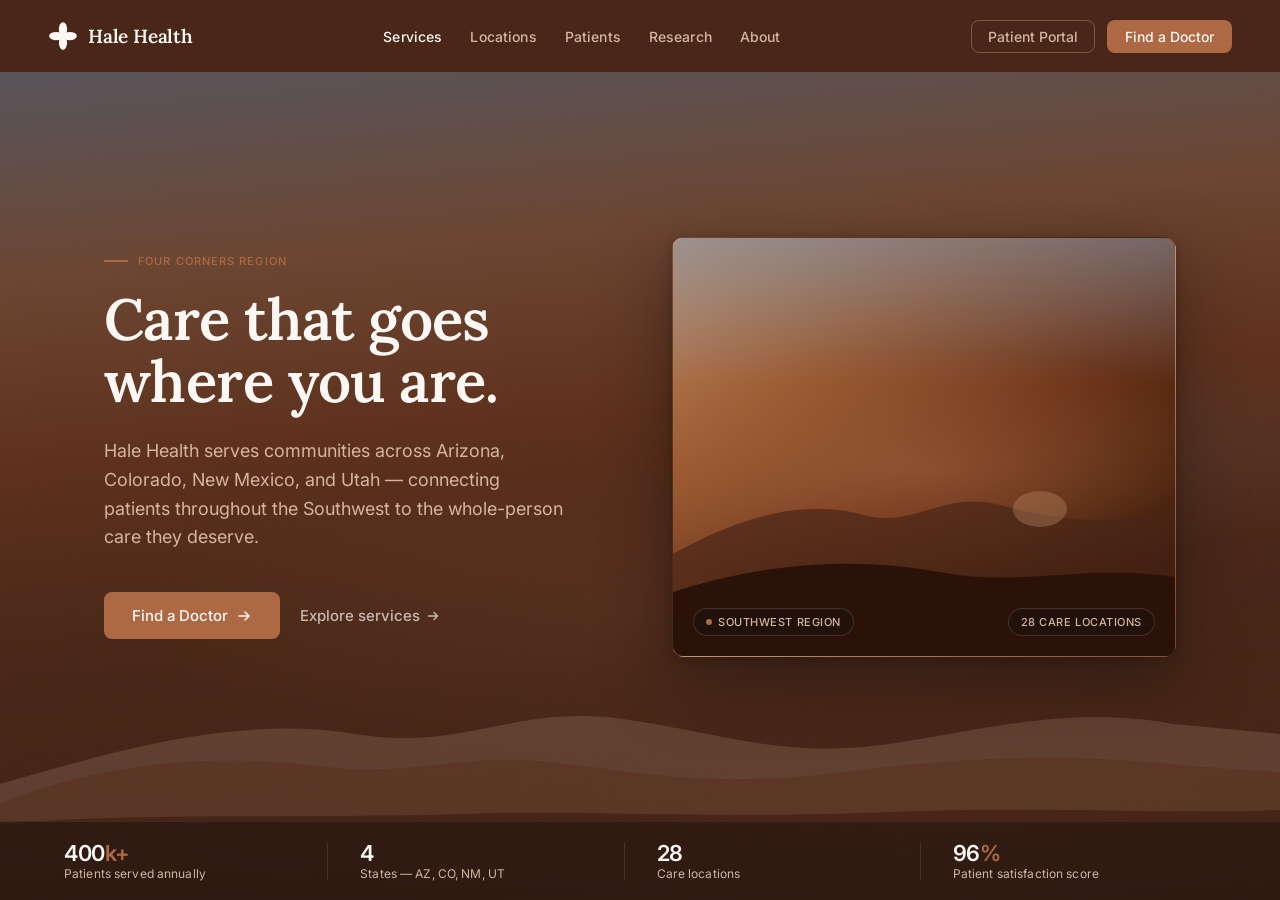
<file: hale-health-landing/index.html>
<!DOCTYPE html>
<html lang="en">
<head>
  <meta charset="UTF-8">
  <meta name="viewport" content="width=device-width, initial-scale=1.0">
  <title>Hale Health — Care for the Four Corners Region</title>
  <link href="https://fonts.googleapis.com/css2?family=Lora:ital,wght@0,400;0,600;1,400&family=Inter:wght@400;500;600&display=swap" rel="stylesheet">
  <style>
    *, *::before, *::after { margin: 0; padding: 0; box-sizing: border-box; }

    :root {
      --espresso:   #492617;
      --terracotta: #AC6943;
      --blush:      #D3B5A1;
      --denim:      #4A7FBD;
      --offwhite:   #FAF7F4;
      --warmgray:   #6B6460;
      --nearblack:  #1C1210;
    }

    html, body {
      height: 100%;
      font-family: 'Inter', sans-serif;
      background: var(--offwhite);
      color: var(--nearblack);
      -webkit-font-smoothing: antialiased;
    }

    /* ─── NAV ──────────────────────────────────────────────── */

    nav {
      position: relative;
      z-index: 10;
      background: var(--espresso);
      height: 72px;
      padding: 0 48px;
      display: grid;
      grid-template-columns: auto 1fr auto;
      align-items: center;
      gap: 32px;
    }

    .nav-logo {
      display: flex;
      align-items: center;
      gap: 10px;
      text-decoration: none;
      flex-shrink: 0;
      white-space: nowrap;
    }

    .nav-mark {
      color: var(--offwhite);
      display: block;
      flex-shrink: 0;
    }

    .nav-wordmark {
      font-family: 'Lora', serif;
      font-weight: 600;
      font-size: 19px;
      color: var(--offwhite);
      letter-spacing: -0.01em;
      line-height: 1;
    }

    .nav-links {
      display: flex;
      align-items: center;
      justify-content: center;
      gap: 28px;
      list-style: none;
    }

    .nav-links a {
      font-family: 'Inter', sans-serif;
      font-weight: 500;
      font-size: 14px;
      color: var(--blush);
      text-decoration: none;
      letter-spacing: 0.01em;
      transition: color 120ms;
    }

    .nav-links a:hover {
      color: var(--offwhite);
    }

    .nav-links a.active {
      color: var(--offwhite);
    }

    .nav-right {
      display: flex;
      align-items: center;
      gap: 12px;
    }

    .nav-btn-ghost {
      font-family: 'Inter', sans-serif;
      font-weight: 500;
      font-size: 14px;
      color: var(--blush);
      text-decoration: none;
      padding: 7px 16px;
      border-radius: 8px;
      border: 1.5px solid rgba(211,181,161,0.35);
      transition: border-color 120ms, color 120ms;
    }

    .nav-btn-ghost:hover {
      border-color: var(--blush);
      color: var(--offwhite);
    }

    .nav-btn-primary {
      font-family: 'Inter', sans-serif;
      font-weight: 500;
      font-size: 14px;
      color: var(--offwhite);
      text-decoration: none;
      padding: 8px 18px;
      border-radius: 8px;
      background: var(--terracotta);
      border: none;
      transition: background 120ms;
    }

    .nav-btn-primary:hover {
      background: #8E5030;
    }

    /* ─── HERO ─────────────────────────────────────────────── */

    .hero {
      height: calc(100vh - 72px);
      min-height: 580px;
      position: relative;
      overflow: hidden;
      display: flex;
      flex-direction: column;
    }

    /* Southwest landscape layers — built with CSS, no photo needed */
    .hero-bg {
      position: absolute;
      inset: 0;
      /* Sky → horizon → mesa → deep earth */
      background: linear-gradient(
        175deg,
        #6B93B8  0%,
        #9B7056 22%,
        #7A3D20 42%,
        #492617 62%,
        #2E160A 100%
      );
    }

    /* Mesa silhouette layers */
    .hero-bg::before {
      content: '';
      position: absolute;
      inset: 0;
      background:
        radial-gradient(ellipse 120% 55% at 75% 85%, rgba(73,38,23,0.75) 0%, transparent 55%),
        radial-gradient(ellipse 80%  35% at 50% 65%, rgba(172,105,67,0.3)  0%, transparent 50%),
        radial-gradient(ellipse 50%  20% at 85% 45%, rgba(107,147,184,0.2) 0%, transparent 60%);
    }

    /* Espresso overlay (the brand-spec 60% dark wash) */
    .hero-overlay {
      position: absolute;
      inset: 0;
      background: rgba(73,38,23,0.58);
    }

    /* Grain texture feel — very subtle */
    .hero-grain {
      position: absolute;
      inset: 0;
      opacity: 0.025;
      background-image: url("data:image/svg+xml,%3Csvg viewBox='0 0 256 256' xmlns='http://www.w3.org/2000/svg'%3E%3Cfilter id='n'%3E%3CfeTurbulence type='fractalNoise' baseFrequency='0.9' numOctaves='4' stitchTiles='stitch'/%3E%3C/filter%3E%3Crect width='100%25' height='100%25' filter='url(%23n)'/%3E%3C/svg%3E");
      background-repeat: repeat;
      background-size: 256px;
    }

    /* Main content area */
    .hero-inner {
      position: relative;
      z-index: 1;
      flex: 1;
      display: grid;
      grid-template-columns: 1fr 1fr;
      max-width: 1200px;
      width: 100%;
      margin: 0 auto;
      padding: 0 64px;
      align-items: center;
      gap: 64px;
    }

    /* ── Left: text block ── */

    .hero-text {
      padding: 0;
    }

    .hero-eyebrow {
      font-family: 'Inter', sans-serif;
      font-weight: 500;
      font-size: 11px;
      letter-spacing: 0.1em;
      text-transform: uppercase;
      color: var(--terracotta);
      margin-bottom: 20px;
      display: flex;
      align-items: center;
      gap: 10px;
    }

    .hero-eyebrow::before {
      content: '';
      display: block;
      width: 24px;
      height: 1.5px;
      background: var(--terracotta);
      flex-shrink: 0;
    }

    .hero-headline {
      font-family: 'Lora', serif;
      font-weight: 600;
      font-size: 58px;
      line-height: 1.08;
      color: var(--offwhite);
      letter-spacing: -0.01em;
      margin-bottom: 24px;
    }

    .hero-body {
      font-family: 'Inter', sans-serif;
      font-weight: 400;
      font-size: 18px;
      line-height: 1.6;
      color: var(--blush);
      margin-bottom: 40px;
      max-width: 460px;
    }

    .hero-actions {
      display: flex;
      align-items: center;
      gap: 20px;
    }

    .btn-primary {
      display: inline-flex;
      align-items: center;
      gap: 8px;
      background: var(--terracotta);
      color: var(--offwhite);
      font-family: 'Inter', sans-serif;
      font-weight: 500;
      font-size: 15px;
      padding: 14px 28px;
      border-radius: 8px;
      text-decoration: none;
      transition: background 120ms;
      border: none;
      cursor: pointer;
      white-space: nowrap;
    }

    .btn-primary:hover {
      background: #8E5030;
    }

    .btn-primary svg {
      flex-shrink: 0;
    }

    .hero-link {
      font-family: 'Inter', sans-serif;
      font-weight: 500;
      font-size: 15px;
      color: rgba(250,247,244,0.7);
      text-decoration: none;
      display: flex;
      align-items: center;
      gap: 6px;
      transition: color 120ms;
    }

    .hero-link:hover {
      color: var(--offwhite);
    }

    /* ── Right: photo card ── */

    .hero-image-card {
      position: relative;
      height: 420px;
      border-radius: 12px;
      overflow: hidden;
      /* Warm Southwest landscape gradient for image placeholder */
      background: linear-gradient(
        145deg,
        #C4916B 0%,
        #9A5A32 30%,
        #6B3318 55%,
        #3D1B08 80%,
        #2A1208 100%
      );
      border: 1px solid rgba(211,181,161,0.12);
      box-shadow: 0 24px 64px rgba(28,18,16,0.5), 0 2px 8px rgba(28,18,16,0.3);
    }

    /* Abstract mesa horizon inside the card */
    .hero-image-card::before {
      content: '';
      position: absolute;
      inset: 0;
      background:
        /* Sky band at top */
        linear-gradient(to bottom, rgba(107,147,184,0.45) 0%, transparent 35%),
        /* Horizon glow */
        radial-gradient(ellipse 100% 40% at 50% 55%, rgba(172,105,67,0.5) 0%, transparent 70%);
    }

    /* Mesa layered shapes */
    .mesa-layer {
      position: absolute;
      bottom: 0;
      left: 0;
      right: 0;
    }

    /* Image card label */
    .card-label {
      position: absolute;
      bottom: 20px;
      left: 20px;
      right: 20px;
      display: flex;
      align-items: center;
      justify-content: space-between;
    }

    .card-tag {
      display: inline-flex;
      align-items: center;
      gap: 6px;
      background: rgba(28,18,16,0.55);
      backdrop-filter: blur(8px);
      border: 1px solid rgba(211,181,161,0.2);
      padding: 6px 12px;
      border-radius: 999px;
      font-family: 'Inter', sans-serif;
      font-weight: 500;
      font-size: 11px;
      color: var(--blush);
      letter-spacing: 0.05em;
      text-transform: uppercase;
    }

    .card-dot {
      width: 6px;
      height: 6px;
      border-radius: 50%;
      background: var(--terracotta);
      flex-shrink: 0;
    }

    /* ── Stats bar ── */

    .hero-stats {
      position: relative;
      z-index: 1;
      border-top: 1px solid rgba(211,181,161,0.1);
      background: rgba(28,18,16,0.5);
      backdrop-filter: blur(12px);
      padding: 20px 64px;
      display: flex;
      align-items: center;
      gap: 0;
    }

    .stat-item {
      flex: 1;
      display: flex;
      flex-direction: column;
      gap: 4px;
      padding: 0 32px;
    }

    .stat-item:first-child {
      padding-left: 0;
    }

    .stat-item + .stat-item {
      border-left: 1px solid rgba(211,181,161,0.15);
    }

    .stat-value {
      font-family: 'Inter', sans-serif;
      font-weight: 600;
      font-size: 22px;
      color: var(--offwhite);
      letter-spacing: -0.02em;
      line-height: 1;
    }

    .stat-label {
      font-family: 'Inter', sans-serif;
      font-weight: 400;
      font-size: 12px;
      color: var(--blush);
      letter-spacing: 0.01em;
      line-height: 1;
    }

    .stat-accent {
      color: var(--terracotta);
    }
  </style>
</head>
<body>

  <!-- ─── NAV ─────────────────────────────────────────────── -->
  <nav>

    <a href="#" class="nav-logo">
      <!-- Petals mark: four overlapping ellipses, cardinal arrangement -->
      <svg class="nav-mark" width="30" height="30" viewBox="0 0 40 40" fill="none" xmlns="http://www.w3.org/2000/svg">
        <ellipse cx="20" cy="11"  rx="5.5" ry="9.5" fill="currentColor"/>
        <ellipse cx="29" cy="20"  rx="9.5" ry="5.5" fill="currentColor"/>
        <ellipse cx="20" cy="29"  rx="5.5" ry="9.5" fill="currentColor"/>
        <ellipse cx="11" cy="20"  rx="9.5" ry="5.5" fill="currentColor"/>
      </svg>
      <span class="nav-wordmark">Hale Health</span>
    </a>

    <ul class="nav-links">
      <li><a href="#" class="active">Services</a></li>
      <li><a href="#">Locations</a></li>
      <li><a href="#">Patients</a></li>
      <li><a href="#">Research</a></li>
      <li><a href="#">About</a></li>
    </ul>

    <div class="nav-right">
      <a href="#" class="nav-btn-ghost">Patient Portal</a>
      <a href="#" class="nav-btn-primary">Find a Doctor</a>
    </div>

  </nav>

  <!-- ─── HERO ─────────────────────────────────────────────── -->
  <section class="hero">

    <div class="hero-bg"></div>
    <div class="hero-overlay"></div>
    <div class="hero-grain"></div>

    <!-- SVG mesa silhouettes layered into the background -->
    <svg style="position:absolute;bottom:56px;left:0;right:0;width:100%;height:240px;z-index:0;opacity:0.18" viewBox="0 0 1440 240" preserveAspectRatio="none" fill="none" xmlns="http://www.w3.org/2000/svg">
      <!-- Back mesa range -->
      <path d="M0 180 C120 150, 260 110, 400 130 C520 148, 580 100, 700 115 C820 130, 880 155, 1000 140 C1100 128, 1200 100, 1320 120 L1440 130 L1440 240 L0 240Z" fill="#D3B5A1"/>
      <!-- Mid mesa -->
      <path d="M0 200 C80 170, 200 145, 360 162 C460 174, 520 148, 620 158 C720 168, 800 185, 950 168 C1080 153, 1200 148, 1340 162 L1440 168 L1440 240 L0 240Z" fill="#AC6943" opacity="0.6"/>
      <!-- Foreground ground -->
      <path d="M0 220 C160 208, 320 215, 520 210 C680 206, 800 215, 1000 208 C1160 202, 1320 210, 1440 206 L1440 240 L0 240Z" fill="#492617"/>
    </svg>

    <div class="hero-inner">

      <!-- Left: text -->
      <div class="hero-text">
        <p class="hero-eyebrow">Four Corners Region</p>
        <h1 class="hero-headline">Care that goes<br>where you are.</h1>
        <p class="hero-body">
          Hale Health serves communities across Arizona, Colorado, New Mexico,
          and Utah — connecting patients throughout the Southwest to the
          whole-person care they deserve.
        </p>
        <div class="hero-actions">
          <a href="#" class="btn-primary">
            Find a Doctor
            <svg width="16" height="16" viewBox="0 0 16 16" fill="none">
              <path d="M3 8h10M9 4l4 4-4 4" stroke="currentColor" stroke-width="1.5" stroke-linecap="round" stroke-linejoin="round"/>
            </svg>
          </a>
          <a href="#" class="hero-link">
            Explore services
            <svg width="14" height="14" viewBox="0 0 14 14" fill="none">
              <path d="M2.5 7h9M8 3.5l3.5 3.5L8 10.5" stroke="currentColor" stroke-width="1.4" stroke-linecap="round" stroke-linejoin="round"/>
            </svg>
          </a>
        </div>
      </div>

      <!-- Right: image card -->
      <div class="hero-image-card">

        <!-- Desert sky gradient layer (applied via ::before) -->

        <!-- Mesa silhouette inside card -->
        <svg style="position:absolute;bottom:0;left:0;width:100%;height:55%;z-index:0" viewBox="0 0 520 180" preserveAspectRatio="none" fill="none" xmlns="http://www.w3.org/2000/svg">
          <path d="M0 100 C60 75, 130 55, 200 70 C250 80, 280 50, 340 62 C390 72, 440 80, 520 65 L520 180 L0 180Z" fill="#492617" opacity="0.7"/>
          <path d="M0 130 C80 110, 180 100, 280 115 C360 126, 420 108, 520 118 L520 180 L0 180Z" fill="#2A1208"/>
          <!-- Sun/light orb near horizon -->
          <ellipse cx="380" cy="65" rx="28" ry="14" fill="#C4916B" opacity="0.35"/>
        </svg>

        <!-- Floating card label -->
        <div class="card-label">
          <span class="card-tag">
            <span class="card-dot"></span>
            Southwest Region
          </span>
          <span class="card-tag">
            28 Care Locations
          </span>
        </div>

      </div>

    </div>

    <!-- Stats bar -->
    <div class="hero-stats">
      <div class="stat-item">
        <span class="stat-value">400<span class="stat-accent">k+</span></span>
        <span class="stat-label">Patients served annually</span>
      </div>
      <div class="stat-item">
        <span class="stat-value">4</span>
        <span class="stat-label">States — AZ, CO, NM, UT</span>
      </div>
      <div class="stat-item">
        <span class="stat-value">28</span>
        <span class="stat-label">Care locations</span>
      </div>
      <div class="stat-item">
        <span class="stat-value">96<span class="stat-accent">%</span></span>
        <span class="stat-label">Patient satisfaction score</span>
      </div>
    </div>

  </section>

</body>
</html>
</file>
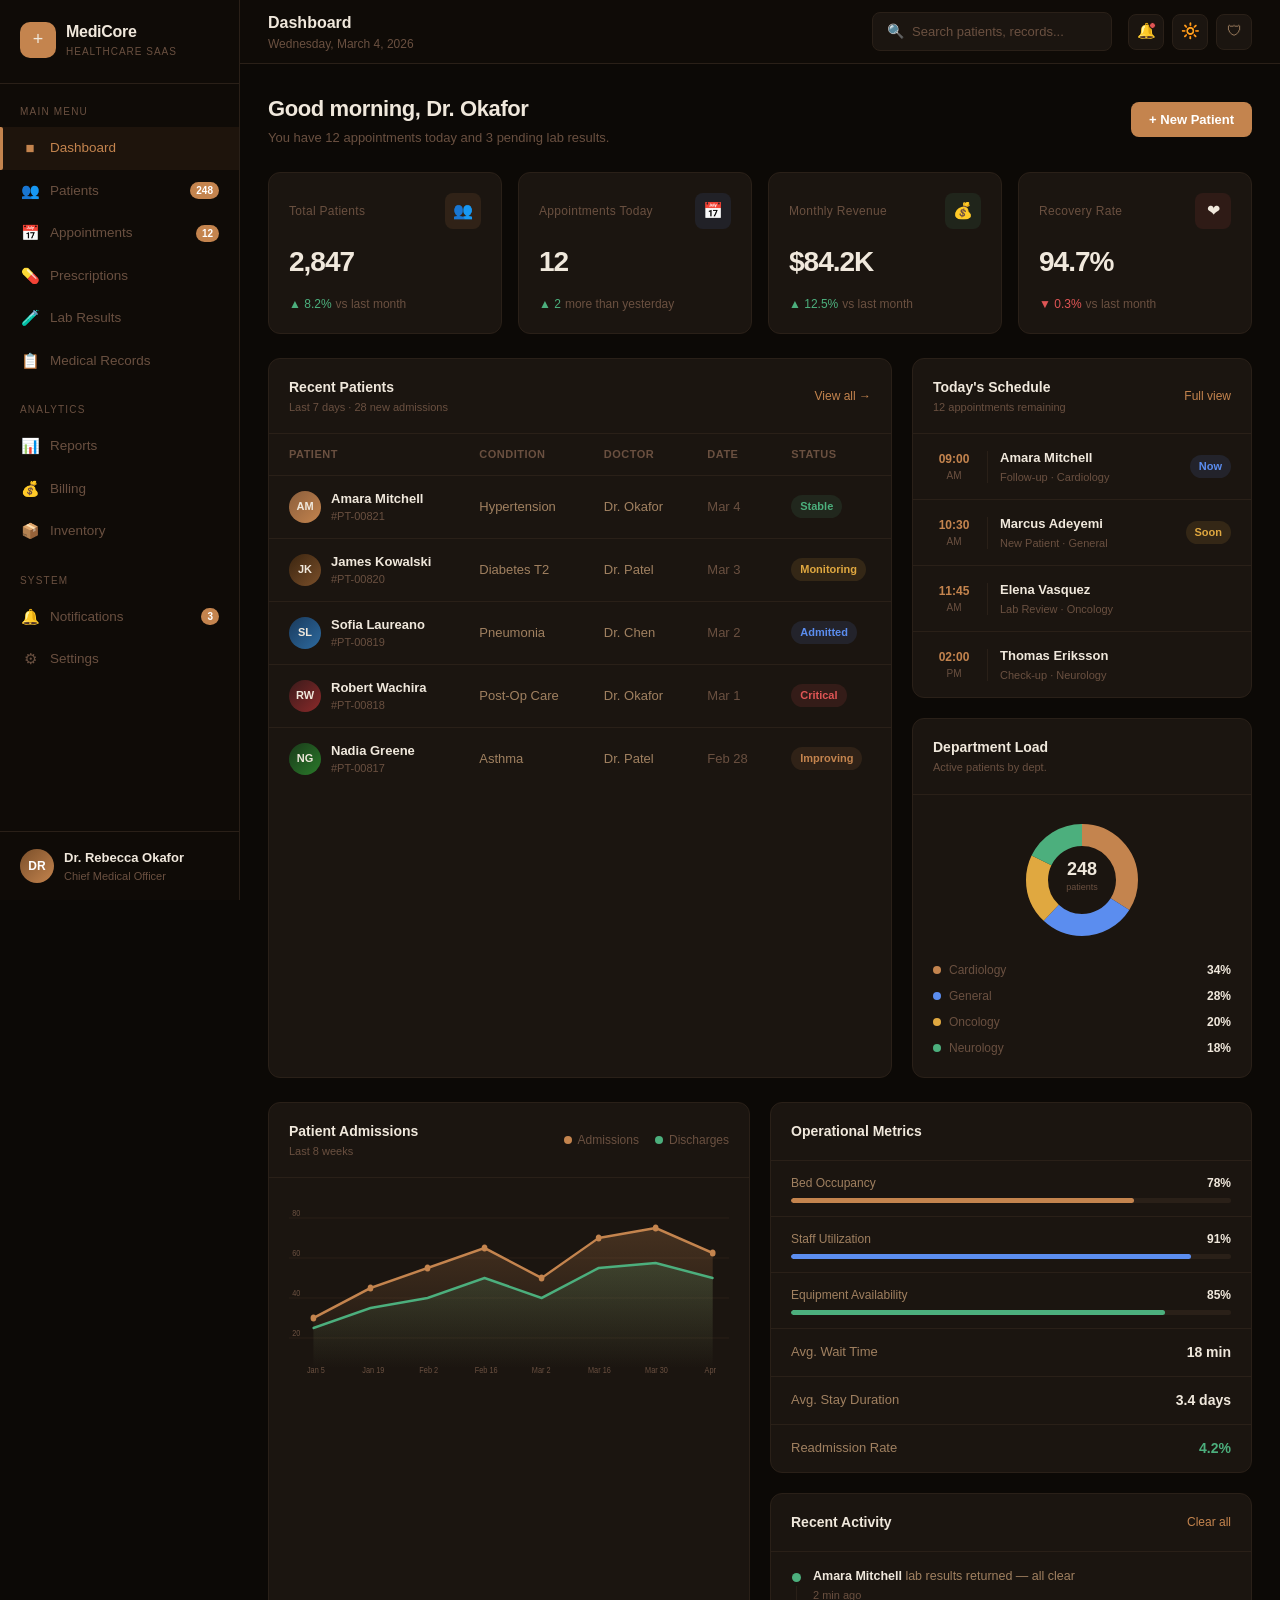
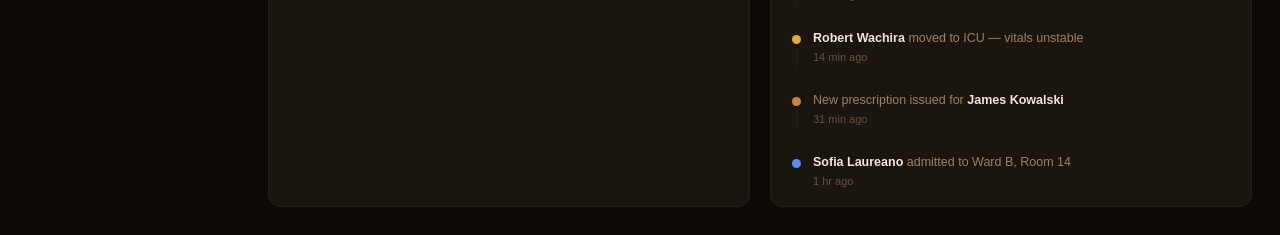
<file: healthcare-dashboard/index.html>
<!DOCTYPE html>
<html lang="en">
<head>
  <meta charset="UTF-8" />
  <meta name="viewport" content="width=device-width, initial-scale=1.0" />
  <script src="https://mcp.figma.com/mcp/html-to-design/capture.js" async></script>
  <title>MediCore — Healthcare Dashboard</title>
  <style>
    *, *::before, *::after { box-sizing: border-box; margin: 0; padding: 0; }

    :root {
      --bg-primary:    #0C0906;
      --bg-secondary:  #131009;
      --bg-card:       #1B1510;
      --bg-card-hover: #231C14;
      --sidebar-bg:    #0F0B07;
      --border:        #2A2018;
      --border-light:  #352A1E;

      --accent:    #C4844E;

      --text-primary:   #F0E8DC;
      --text-secondary: #A08060;
      --text-muted:     #6A5040;

      --green:  #4CAF7D;
      --red:    #E05555;
      --blue:   #5B8DEF;
      --yellow: #E0A840;

      --sidebar-w: 240px;
      --topbar-h:  64px;
    }

    body {
      font-family: -apple-system, BlinkMacSystemFont, 'Segoe UI', sans-serif;
      background: var(--bg-primary);
      color: var(--text-primary);
      display: flex;
      min-height: 100vh;
      font-size: 14px;
      line-height: 1.5;
    }

    /* SIDEBAR */
    .sidebar {
      width: var(--sidebar-w);
      background: var(--sidebar-bg);
      border-right: 1px solid var(--border);
      display: flex;
      flex-direction: column;
      position: fixed;
      top: 0; left: 0; bottom: 0;
      z-index: 100;
    }

    .sidebar-logo {
      display: flex;
      align-items: center;
      gap: 10px;
      padding: 20px 20px 24px;
      border-bottom: 1px solid var(--border);
    }

    .logo-icon {
      width: 36px; height: 36px;
      background: var(--accent);
      border-radius: 10px;
      display: flex; align-items: center; justify-content: center;
      font-size: 18px;
    }

    .logo-text { font-size: 16px; font-weight: 700; letter-spacing: -0.3px; }
    .logo-sub  { font-size: 10px; color: var(--text-muted); letter-spacing: 1px; text-transform: uppercase; }

    .sidebar-section-label {
      font-size: 10px;
      letter-spacing: 1.2px;
      text-transform: uppercase;
      color: var(--text-muted);
      padding: 20px 20px 8px;
    }

    .nav-item {
      display: flex;
      align-items: center;
      gap: 10px;
      padding: 10px 20px;
      cursor: pointer;
      color: var(--text-muted);
      font-size: 13.5px;
      font-weight: 500;
      transition: all 0.15s;
      position: relative;
      text-decoration: none;
    }

    .nav-item:hover { color: var(--text-secondary); background: rgba(196,132,78,0.05); }

    .nav-item.active {
      color: var(--accent);
      background: rgba(196,132,78,0.08);
    }

    .nav-item.active::before {
      content: '';
      position: absolute;
      left: 0; top: 0; bottom: 0;
      width: 3px;
      background: var(--accent);
      border-radius: 0 2px 2px 0;
    }

    .nav-icon { font-size: 15px; width: 20px; text-align: center; }

    .nav-badge {
      margin-left: auto;
      background: var(--accent);
      color: #fff;
      font-size: 10px;
      font-weight: 700;
      padding: 1px 6px;
      border-radius: 10px;
    }

    .sidebar-footer {
      margin-top: auto;
      border-top: 1px solid var(--border);
      padding: 16px 20px;
    }

    .user-card { display: flex; align-items: center; gap: 10px; cursor: pointer; }

    .user-avatar {
      width: 34px; height: 34px;
      border-radius: 50%;
      background: linear-gradient(135deg, #7A4F2A, #C4844E);
      display: flex; align-items: center; justify-content: center;
      font-size: 12px; font-weight: 700; color: #fff; flex-shrink: 0;
    }

    .user-name { font-size: 13px; font-weight: 600; }
    .user-role { font-size: 11px; color: var(--text-muted); }

    /* MAIN */
    .main { margin-left: var(--sidebar-w); flex: 1; display: flex; flex-direction: column; }

    /* TOPBAR */
    .topbar {
      height: var(--topbar-h);
      background: var(--sidebar-bg);
      border-bottom: 1px solid var(--border);
      display: flex;
      align-items: center;
      gap: 16px;
      padding: 0 28px;
      position: sticky;
      top: 0;
      z-index: 50;
    }

    .topbar-title { font-size: 16px; font-weight: 700; }
    .topbar-subtitle { font-size: 12px; color: var(--text-muted); }

    .search-bar {
      margin-left: auto;
      display: flex;
      align-items: center;
      gap: 8px;
      background: var(--bg-card);
      border: 1px solid var(--border);
      border-radius: 8px;
      padding: 8px 14px;
      width: 240px;
    }

    .search-bar input {
      background: none; border: none; outline: none;
      color: var(--text-primary); font-size: 13px; width: 100%;
    }

    .search-bar input::placeholder { color: var(--text-muted); }
    .search-icon { color: var(--text-muted); font-size: 14px; }

    .topbar-actions { display: flex; align-items: center; gap: 8px; }

    .icon-btn {
      width: 36px; height: 36px;
      border-radius: 8px;
      background: var(--bg-card);
      border: 1px solid var(--border);
      display: flex; align-items: center; justify-content: center;
      cursor: pointer;
      font-size: 15px;
      color: var(--text-secondary);
      transition: all 0.15s;
      position: relative;
    }

    .icon-btn:hover { border-color: var(--border-light); color: var(--text-primary); }

    .notif-dot {
      position: absolute;
      top: 7px; right: 7px;
      width: 7px; height: 7px;
      background: var(--red);
      border-radius: 50%;
      border: 1.5px solid var(--sidebar-bg);
    }

    /* CONTENT */
    .content { padding: 28px; display: flex; flex-direction: column; gap: 24px; }

    /* GREETING */
    .greeting { display: flex; align-items: center; justify-content: space-between; }
    .greeting h2 { font-size: 22px; font-weight: 700; letter-spacing: -0.4px; }
    .greeting p  { color: var(--text-muted); font-size: 13px; margin-top: 3px; }

    .btn-primary {
      display: flex; align-items: center; gap: 8px;
      background: var(--accent); color: #fff;
      font-size: 13px; font-weight: 600;
      padding: 10px 18px;
      border-radius: 8px; cursor: pointer; border: none;
      transition: opacity 0.15s;
    }

    .btn-primary:hover { opacity: 0.88; }

    /* STATS */
    .stats-grid { display: grid; grid-template-columns: repeat(4, 1fr); gap: 16px; }

    .stat-card {
      background: var(--bg-card);
      border: 1px solid var(--border);
      border-radius: 12px;
      padding: 20px;
      display: flex; flex-direction: column; gap: 12px;
      transition: border-color 0.15s;
    }

    .stat-card:hover { border-color: var(--border-light); }

    .stat-header { display: flex; align-items: center; justify-content: space-between; }
    .stat-label  { font-size: 12px; color: var(--text-muted); font-weight: 500; letter-spacing: 0.3px; }

    .stat-icon {
      width: 36px; height: 36px; border-radius: 8px;
      display: flex; align-items: center; justify-content: center; font-size: 16px;
    }

    .stat-value { font-size: 28px; font-weight: 800; letter-spacing: -1px; }

    .stat-change { display: flex; align-items: center; gap: 4px; font-size: 12px; font-weight: 500; }
    .stat-change.up   { color: var(--green); }
    .stat-change.down { color: var(--red); }
    .stat-change span { color: var(--text-muted); font-weight: 400; }

    /* MAIN GRID */
    .main-grid { display: grid; grid-template-columns: 1fr 340px; gap: 20px; }

    /* PANEL */
    .panel {
      background: var(--bg-card);
      border: 1px solid var(--border);
      border-radius: 12px;
      overflow: hidden;
    }

    .panel-header {
      display: flex; align-items: center; justify-content: space-between;
      padding: 18px 20px;
      border-bottom: 1px solid var(--border);
    }

    .panel-title { font-size: 14px; font-weight: 700; }
    .panel-sub   { font-size: 11px; color: var(--text-muted); margin-top: 1px; }
    .panel-action { font-size: 12px; color: var(--accent); cursor: pointer; font-weight: 500; }
    .panel-action:hover { opacity: 0.8; }

    /* TABLE */
    .table-wrap { overflow-x: auto; }
    table { width: 100%; border-collapse: collapse; }

    thead th {
      font-size: 11px; font-weight: 600; letter-spacing: 0.5px;
      text-transform: uppercase; color: var(--text-muted);
      padding: 12px 20px; text-align: left;
      border-bottom: 1px solid var(--border); white-space: nowrap;
    }

    tbody tr { border-bottom: 1px solid var(--border); transition: background 0.12s; }
    tbody tr:last-child { border-bottom: none; }
    tbody tr:hover { background: var(--bg-card-hover); }

    tbody td { padding: 13px 20px; font-size: 13px; white-space: nowrap; }

    .patient-info { display: flex; align-items: center; gap: 10px; }

    .patient-avatar {
      width: 32px; height: 32px; border-radius: 50%;
      display: flex; align-items: center; justify-content: center;
      font-size: 11px; font-weight: 700; flex-shrink: 0;
    }

    .patient-name { font-size: 13px; font-weight: 600; }
    .patient-id   { font-size: 11px; color: var(--text-muted); }

    .badge {
      display: inline-flex; align-items: center; gap: 4px;
      padding: 3px 9px; border-radius: 20px;
      font-size: 11px; font-weight: 600;
    }

    .badge-green  { background: rgba(76,175,125,0.12);  color: var(--green); }
    .badge-yellow { background: rgba(224,168,64,0.12);  color: var(--yellow); }
    .badge-blue   { background: rgba(91,141,239,0.12);  color: var(--blue); }
    .badge-red    { background: rgba(224,85,85,0.12);   color: var(--red); }
    .badge-brown  { background: rgba(196,132,78,0.12);  color: var(--accent); }

    /* RIGHT COL */
    .right-col { display: flex; flex-direction: column; gap: 20px; }

    /* APPOINTMENTS */
    .appt-item {
      display: flex; align-items: center; gap: 12px;
      padding: 14px 20px;
      border-bottom: 1px solid var(--border);
      cursor: pointer; transition: background 0.12s;
    }

    .appt-item:last-child { border-bottom: none; }
    .appt-item:hover { background: var(--bg-card-hover); }

    .appt-time-col { display: flex; flex-direction: column; align-items: center; width: 42px; flex-shrink: 0; }
    .appt-time { font-size: 12px; font-weight: 700; color: var(--accent); }
    .appt-ampm { font-size: 10px; color: var(--text-muted); }
    .appt-divider { width: 1px; height: 32px; background: var(--border); flex-shrink: 0; }
    .appt-info { flex: 1; }
    .appt-patient { font-size: 13px; font-weight: 600; }
    .appt-type    { font-size: 11px; color: var(--text-muted); margin-top: 1px; }

    /* DONUT */
    .donut-wrap { display: flex; flex-direction: column; align-items: center; padding: 20px; gap: 16px; }
    svg.donut { width: 130px; height: 130px; }
    .donut-legend { display: flex; flex-direction: column; gap: 8px; width: 100%; }

    .donut-legend-item {
      display: flex; align-items: center; justify-content: space-between;
      font-size: 12px;
    }

    .donut-legend-left { display: flex; align-items: center; gap: 8px; color: var(--text-muted); }
    .donut-legend-val  { font-weight: 700; }
    .legend-dot { width: 8px; height: 8px; border-radius: 50%; }

    /* BOTTOM */
    .bottom-grid { display: grid; grid-template-columns: 1fr 1fr; gap: 20px; }

    /* CHART */
    .chart-wrap { padding: 20px; }
    svg.chart { width: 100%; height: 180px; display: block; }

    .chart-legend { display: flex; gap: 16px; }
    .legend-item  { display: flex; align-items: center; gap: 6px; font-size: 12px; color: var(--text-muted); }

    /* METRICS */
    .metric-row {
      display: flex; align-items: center; justify-content: space-between;
      padding: 13px 20px;
      border-bottom: 1px solid var(--border);
    }

    .metric-row:last-child { border-bottom: none; }
    .metric-label { font-size: 13px; color: var(--text-secondary); }
    .metric-val   { font-size: 14px; font-weight: 700; }

    .progress-row {
      display: flex; flex-direction: column; gap: 6px;
      padding: 13px 20px;
      border-bottom: 1px solid var(--border);
    }

    .progress-row:last-child { border-bottom: none; }
    .progress-top { display: flex; justify-content: space-between; font-size: 12px; }
    .progress-label { color: var(--text-secondary); }
    .progress-pct   { font-weight: 700; }
    .progress-bar   { height: 5px; background: var(--border); border-radius: 3px; overflow: hidden; }
    .progress-fill  { height: 100%; border-radius: 3px; }

    /* ACTIVITY */
    .activity-list { display: flex; flex-direction: column; padding: 4px 0; }

    .activity-item { display: flex; gap: 12px; padding: 12px 20px; }

    .activity-dot-wrap {
      display: flex; flex-direction: column; align-items: center;
      width: 10px; flex-shrink: 0; margin-top: 5px;
    }

    .activity-dot  { width: 9px; height: 9px; border-radius: 50%; flex-shrink: 0; }
    .activity-line { width: 1px; flex: 1; background: var(--border); margin-top: 4px; min-height: 20px; }

    .activity-content { flex: 1; }
    .activity-text { font-size: 12.5px; color: var(--text-secondary); line-height: 1.4; }
    .activity-text strong { color: var(--text-primary); font-weight: 600; }
    .activity-time { font-size: 11px; color: var(--text-muted); margin-top: 2px; }
  </style>
</head>
<body>

<!-- SIDEBAR -->
<aside class="sidebar">
  <div class="sidebar-logo">
    <div class="logo-icon">+</div>
    <div>
      <div class="logo-text">MediCore</div>
      <div class="logo-sub">Healthcare SaaS</div>
    </div>
  </div>

  <div class="sidebar-section-label">Main Menu</div>
  <a class="nav-item active"><span class="nav-icon">&#9632;</span> Dashboard</a>
  <a class="nav-item"><span class="nav-icon">&#128101;</span> Patients <span class="nav-badge">248</span></a>
  <a class="nav-item"><span class="nav-icon">&#128197;</span> Appointments <span class="nav-badge">12</span></a>
  <a class="nav-item"><span class="nav-icon">&#128138;</span> Prescriptions</a>
  <a class="nav-item"><span class="nav-icon">&#129514;</span> Lab Results</a>
  <a class="nav-item"><span class="nav-icon">&#128203;</span> Medical Records</a>

  <div class="sidebar-section-label">Analytics</div>
  <a class="nav-item"><span class="nav-icon">&#128202;</span> Reports</a>
  <a class="nav-item"><span class="nav-icon">&#128176;</span> Billing</a>
  <a class="nav-item"><span class="nav-icon">&#128230;</span> Inventory</a>

  <div class="sidebar-section-label">System</div>
  <a class="nav-item"><span class="nav-icon">&#128276;</span> Notifications <span class="nav-badge">3</span></a>
  <a class="nav-item"><span class="nav-icon">&#9881;</span> Settings</a>

  <div class="sidebar-footer">
    <div class="user-card">
      <div class="user-avatar">DR</div>
      <div>
        <div class="user-name">Dr. Rebecca Okafor</div>
        <div class="user-role">Chief Medical Officer</div>
      </div>
    </div>
  </div>
</aside>

<!-- MAIN -->
<div class="main">

  <header class="topbar">
    <div>
      <div class="topbar-title">Dashboard</div>
      <div class="topbar-subtitle">Wednesday, March 4, 2026</div>
    </div>
    <div class="search-bar">
      <span class="search-icon">&#128269;</span>
      <input placeholder="Search patients, records..." />
    </div>
    <div class="topbar-actions">
      <div class="icon-btn">&#128276;<span class="notif-dot"></span></div>
      <div class="icon-btn">&#128262;</div>
      <div class="icon-btn">&#128737;</div>
    </div>
  </header>

  <div class="content">

    <!-- GREETING -->
    <div class="greeting">
      <div>
        <h2>Good morning, Dr. Okafor</h2>
        <p>You have 12 appointments today and 3 pending lab results.</p>
      </div>
      <button class="btn-primary">+ New Patient</button>
    </div>

    <!-- STATS -->
    <div class="stats-grid">
      <div class="stat-card">
        <div class="stat-header">
          <span class="stat-label">Total Patients</span>
          <div class="stat-icon" style="background:rgba(196,132,78,0.12)">&#128101;</div>
        </div>
        <div class="stat-value">2,847</div>
        <div class="stat-change up">&#9650; 8.2% <span>vs last month</span></div>
      </div>
      <div class="stat-card">
        <div class="stat-header">
          <span class="stat-label">Appointments Today</span>
          <div class="stat-icon" style="background:rgba(91,141,239,0.10)">&#128197;</div>
        </div>
        <div class="stat-value">12</div>
        <div class="stat-change up">&#9650; 2 <span>more than yesterday</span></div>
      </div>
      <div class="stat-card">
        <div class="stat-header">
          <span class="stat-label">Monthly Revenue</span>
          <div class="stat-icon" style="background:rgba(76,175,125,0.10)">&#128176;</div>
        </div>
        <div class="stat-value">$84.2K</div>
        <div class="stat-change up">&#9650; 12.5% <span>vs last month</span></div>
      </div>
      <div class="stat-card">
        <div class="stat-header">
          <span class="stat-label">Recovery Rate</span>
          <div class="stat-icon" style="background:rgba(224,85,85,0.10)">&#10084;</div>
        </div>
        <div class="stat-value">94.7%</div>
        <div class="stat-change down">&#9660; 0.3% <span>vs last month</span></div>
      </div>
    </div>

    <!-- MAIN GRID -->
    <div class="main-grid">

      <!-- PATIENTS TABLE -->
      <div class="panel">
        <div class="panel-header">
          <div>
            <div class="panel-title">Recent Patients</div>
            <div class="panel-sub">Last 7 days &middot; 28 new admissions</div>
          </div>
          <span class="panel-action">View all &rarr;</span>
        </div>
        <div class="table-wrap">
          <table>
            <thead>
              <tr>
                <th>Patient</th>
                <th>Condition</th>
                <th>Doctor</th>
                <th>Date</th>
                <th>Status</th>
              </tr>
            </thead>
            <tbody>
              <tr>
                <td>
                  <div class="patient-info">
                    <div class="patient-avatar" style="background:linear-gradient(135deg,#8B5E3C,#C4844E)">AM</div>
                    <div>
                      <div class="patient-name">Amara Mitchell</div>
                      <div class="patient-id">#PT-00821</div>
                    </div>
                  </div>
                </td>
                <td style="color:var(--text-secondary)">Hypertension</td>
                <td style="color:var(--text-secondary)">Dr. Okafor</td>
                <td style="color:var(--text-muted)">Mar 4</td>
                <td><span class="badge badge-green">Stable</span></td>
              </tr>
              <tr>
                <td>
                  <div class="patient-info">
                    <div class="patient-avatar" style="background:linear-gradient(135deg,#3B2510,#7A4F2A)">JK</div>
                    <div>
                      <div class="patient-name">James Kowalski</div>
                      <div class="patient-id">#PT-00820</div>
                    </div>
                  </div>
                </td>
                <td style="color:var(--text-secondary)">Diabetes T2</td>
                <td style="color:var(--text-secondary)">Dr. Patel</td>
                <td style="color:var(--text-muted)">Mar 3</td>
                <td><span class="badge badge-yellow">Monitoring</span></td>
              </tr>
              <tr>
                <td>
                  <div class="patient-info">
                    <div class="patient-avatar" style="background:linear-gradient(135deg,#1a3a5c,#2d6a9f)">SL</div>
                    <div>
                      <div class="patient-name">Sofia Laureano</div>
                      <div class="patient-id">#PT-00819</div>
                    </div>
                  </div>
                </td>
                <td style="color:var(--text-secondary)">Pneumonia</td>
                <td style="color:var(--text-secondary)">Dr. Chen</td>
                <td style="color:var(--text-muted)">Mar 2</td>
                <td><span class="badge badge-blue">Admitted</span></td>
              </tr>
              <tr>
                <td>
                  <div class="patient-info">
                    <div class="patient-avatar" style="background:linear-gradient(135deg,#3a1a1a,#8b2a2a)">RW</div>
                    <div>
                      <div class="patient-name">Robert Wachira</div>
                      <div class="patient-id">#PT-00818</div>
                    </div>
                  </div>
                </td>
                <td style="color:var(--text-secondary)">Post-Op Care</td>
                <td style="color:var(--text-secondary)">Dr. Okafor</td>
                <td style="color:var(--text-muted)">Mar 1</td>
                <td><span class="badge badge-red">Critical</span></td>
              </tr>
              <tr>
                <td>
                  <div class="patient-info">
                    <div class="patient-avatar" style="background:linear-gradient(135deg,#1a3a1a,#2a7a2a)">NG</div>
                    <div>
                      <div class="patient-name">Nadia Greene</div>
                      <div class="patient-id">#PT-00817</div>
                    </div>
                  </div>
                </td>
                <td style="color:var(--text-secondary)">Asthma</td>
                <td style="color:var(--text-secondary)">Dr. Patel</td>
                <td style="color:var(--text-muted)">Feb 28</td>
                <td><span class="badge badge-brown">Improving</span></td>
              </tr>
            </tbody>
          </table>
        </div>
      </div>

      <!-- RIGHT COLUMN -->
      <div class="right-col">

        <!-- Today's Schedule -->
        <div class="panel">
          <div class="panel-header">
            <div>
              <div class="panel-title">Today's Schedule</div>
              <div class="panel-sub">12 appointments remaining</div>
            </div>
            <span class="panel-action">Full view</span>
          </div>
          <div>
            <div class="appt-item">
              <div class="appt-time-col">
                <div class="appt-time">09:00</div>
                <div class="appt-ampm">AM</div>
              </div>
              <div class="appt-divider"></div>
              <div class="appt-info">
                <div class="appt-patient">Amara Mitchell</div>
                <div class="appt-type">Follow-up &middot; Cardiology</div>
              </div>
              <span class="badge badge-blue">Now</span>
            </div>
            <div class="appt-item">
              <div class="appt-time-col">
                <div class="appt-time">10:30</div>
                <div class="appt-ampm">AM</div>
              </div>
              <div class="appt-divider"></div>
              <div class="appt-info">
                <div class="appt-patient">Marcus Adeyemi</div>
                <div class="appt-type">New Patient &middot; General</div>
              </div>
              <span class="badge badge-yellow">Soon</span>
            </div>
            <div class="appt-item">
              <div class="appt-time-col">
                <div class="appt-time">11:45</div>
                <div class="appt-ampm">AM</div>
              </div>
              <div class="appt-divider"></div>
              <div class="appt-info">
                <div class="appt-patient">Elena Vasquez</div>
                <div class="appt-type">Lab Review &middot; Oncology</div>
              </div>
            </div>
            <div class="appt-item">
              <div class="appt-time-col">
                <div class="appt-time">02:00</div>
                <div class="appt-ampm">PM</div>
              </div>
              <div class="appt-divider"></div>
              <div class="appt-info">
                <div class="appt-patient">Thomas Eriksson</div>
                <div class="appt-type">Check-up &middot; Neurology</div>
              </div>
            </div>
          </div>
        </div>

        <!-- Department Donut -->
        <div class="panel">
          <div class="panel-header">
            <div>
              <div class="panel-title">Department Load</div>
              <div class="panel-sub">Active patients by dept.</div>
            </div>
          </div>
          <div class="donut-wrap">
            <svg class="donut" viewBox="0 0 130 130">
              <circle cx="65" cy="65" r="45" fill="none" stroke="#2A2018" stroke-width="22"/>
              <circle cx="65" cy="65" r="45" fill="none" stroke="#C4844E" stroke-width="22"
                stroke-dasharray="96 187" stroke-dashoffset="0" transform="rotate(-90 65 65)"/>
              <circle cx="65" cy="65" r="45" fill="none" stroke="#5B8DEF" stroke-width="22"
                stroke-dasharray="79 204" stroke-dashoffset="-96" transform="rotate(-90 65 65)"/>
              <circle cx="65" cy="65" r="45" fill="none" stroke="#E0A840" stroke-width="22"
                stroke-dasharray="57 226" stroke-dashoffset="-175" transform="rotate(-90 65 65)"/>
              <circle cx="65" cy="65" r="45" fill="none" stroke="#4CAF7D" stroke-width="22"
                stroke-dasharray="51 232" stroke-dashoffset="-232" transform="rotate(-90 65 65)"/>
              <text x="65" y="60" text-anchor="middle" fill="#F0E8DC" font-size="18" font-weight="800" font-family="sans-serif">248</text>
              <text x="65" y="75" text-anchor="middle" fill="#6A5040" font-size="9" font-family="sans-serif">patients</text>
            </svg>
            <div class="donut-legend">
              <div class="donut-legend-item">
                <div class="donut-legend-left"><div class="legend-dot" style="background:#C4844E"></div>Cardiology</div>
                <div class="donut-legend-val">34%</div>
              </div>
              <div class="donut-legend-item">
                <div class="donut-legend-left"><div class="legend-dot" style="background:#5B8DEF"></div>General</div>
                <div class="donut-legend-val">28%</div>
              </div>
              <div class="donut-legend-item">
                <div class="donut-legend-left"><div class="legend-dot" style="background:#E0A840"></div>Oncology</div>
                <div class="donut-legend-val">20%</div>
              </div>
              <div class="donut-legend-item">
                <div class="donut-legend-left"><div class="legend-dot" style="background:#4CAF7D"></div>Neurology</div>
                <div class="donut-legend-val">18%</div>
              </div>
            </div>
          </div>
        </div>

      </div>
    </div>

    <!-- BOTTOM GRID -->
    <div class="bottom-grid">

      <!-- Admissions Chart -->
      <div class="panel">
        <div class="panel-header">
          <div>
            <div class="panel-title">Patient Admissions</div>
            <div class="panel-sub">Last 8 weeks</div>
          </div>
          <div class="chart-legend">
            <div class="legend-item"><div class="legend-dot" style="background:#C4844E"></div>Admissions</div>
            <div class="legend-item"><div class="legend-dot" style="background:#4CAF7D"></div>Discharges</div>
          </div>
        </div>
        <div class="chart-wrap">
          <svg class="chart" viewBox="0 0 540 180" preserveAspectRatio="none">
            <defs>
              <linearGradient id="g1" x1="0" y1="0" x2="0" y2="1">
                <stop offset="0%" stop-color="#C4844E" stop-opacity="0.25"/>
                <stop offset="100%" stop-color="#C4844E" stop-opacity="0"/>
              </linearGradient>
              <linearGradient id="g2" x1="0" y1="0" x2="0" y2="1">
                <stop offset="0%" stop-color="#4CAF7D" stop-opacity="0.18"/>
                <stop offset="100%" stop-color="#4CAF7D" stop-opacity="0"/>
              </linearGradient>
            </defs>
            <line x1="0" y1="20"  x2="540" y2="20"  stroke="#2A2018" stroke-width="1"/>
            <line x1="0" y1="60"  x2="540" y2="60"  stroke="#2A2018" stroke-width="1"/>
            <line x1="0" y1="100" x2="540" y2="100" stroke="#2A2018" stroke-width="1"/>
            <line x1="0" y1="140" x2="540" y2="140" stroke="#2A2018" stroke-width="1"/>
            <text x="4" y="18"  fill="#6A5040" font-size="9" font-family="sans-serif">80</text>
            <text x="4" y="58"  fill="#6A5040" font-size="9" font-family="sans-serif">60</text>
            <text x="4" y="98"  fill="#6A5040" font-size="9" font-family="sans-serif">40</text>
            <text x="4" y="138" fill="#6A5040" font-size="9" font-family="sans-serif">20</text>
            <path d="M30,120 L100,90 L170,70 L240,50 L310,80 L380,40 L450,30 L520,55 L520,170 L30,170 Z" fill="url(#g1)"/>
            <polyline points="30,120 100,90 170,70 240,50 310,80 380,40 450,30 520,55"
              fill="none" stroke="#C4844E" stroke-width="2.5" stroke-linejoin="round" stroke-linecap="round"/>
            <path d="M30,130 L100,110 L170,100 L240,80 L310,100 L380,70 L450,65 L520,80 L520,170 L30,170 Z" fill="url(#g2)"/>
            <polyline points="30,130 100,110 170,100 240,80 310,100 380,70 450,65 520,80"
              fill="none" stroke="#4CAF7D" stroke-width="2.5" stroke-linejoin="round" stroke-linecap="round"/>
            <circle cx="30"  cy="120" r="3.5" fill="#C4844E"/>
            <circle cx="100" cy="90"  r="3.5" fill="#C4844E"/>
            <circle cx="170" cy="70"  r="3.5" fill="#C4844E"/>
            <circle cx="240" cy="50"  r="3.5" fill="#C4844E"/>
            <circle cx="310" cy="80"  r="3.5" fill="#C4844E"/>
            <circle cx="380" cy="40"  r="3.5" fill="#C4844E"/>
            <circle cx="450" cy="30"  r="3.5" fill="#C4844E"/>
            <circle cx="520" cy="55"  r="3.5" fill="#C4844E"/>
            <text x="22"  y="175" fill="#6A5040" font-size="9" font-family="sans-serif">Jan 5</text>
            <text x="90"  y="175" fill="#6A5040" font-size="9" font-family="sans-serif">Jan 19</text>
            <text x="160" y="175" fill="#6A5040" font-size="9" font-family="sans-serif">Feb 2</text>
            <text x="228" y="175" fill="#6A5040" font-size="9" font-family="sans-serif">Feb 16</text>
            <text x="298" y="175" fill="#6A5040" font-size="9" font-family="sans-serif">Mar 2</text>
            <text x="367" y="175" fill="#6A5040" font-size="9" font-family="sans-serif">Mar 16</text>
            <text x="437" y="175" fill="#6A5040" font-size="9" font-family="sans-serif">Mar 30</text>
            <text x="510" y="175" fill="#6A5040" font-size="9" font-family="sans-serif">Apr</text>
          </svg>
        </div>
      </div>

      <!-- Right bottom: Metrics + Activity -->
      <div style="display:flex; flex-direction:column; gap:20px;">

        <div class="panel">
          <div class="panel-header">
            <div class="panel-title">Operational Metrics</div>
          </div>
          <div class="progress-row">
            <div class="progress-top">
              <span class="progress-label">Bed Occupancy</span>
              <span class="progress-pct">78%</span>
            </div>
            <div class="progress-bar">
              <div class="progress-fill" style="width:78%; background:var(--accent)"></div>
            </div>
          </div>
          <div class="progress-row">
            <div class="progress-top">
              <span class="progress-label">Staff Utilization</span>
              <span class="progress-pct">91%</span>
            </div>
            <div class="progress-bar">
              <div class="progress-fill" style="width:91%; background:#5B8DEF"></div>
            </div>
          </div>
          <div class="progress-row">
            <div class="progress-top">
              <span class="progress-label">Equipment Availability</span>
              <span class="progress-pct">85%</span>
            </div>
            <div class="progress-bar">
              <div class="progress-fill" style="width:85%; background:#4CAF7D"></div>
            </div>
          </div>
          <div class="metric-row">
            <span class="metric-label">Avg. Wait Time</span>
            <span class="metric-val">18 min</span>
          </div>
          <div class="metric-row">
            <span class="metric-label">Avg. Stay Duration</span>
            <span class="metric-val">3.4 days</span>
          </div>
          <div class="metric-row">
            <span class="metric-label">Readmission Rate</span>
            <span class="metric-val" style="color:var(--green)">4.2%</span>
          </div>
        </div>

        <div class="panel">
          <div class="panel-header">
            <div class="panel-title">Recent Activity</div>
            <span class="panel-action">Clear all</span>
          </div>
          <div class="activity-list">
            <div class="activity-item">
              <div class="activity-dot-wrap">
                <div class="activity-dot" style="background:#4CAF7D"></div>
                <div class="activity-line"></div>
              </div>
              <div class="activity-content">
                <div class="activity-text"><strong>Amara Mitchell</strong> lab results returned &mdash; all clear</div>
                <div class="activity-time">2 min ago</div>
              </div>
            </div>
            <div class="activity-item">
              <div class="activity-dot-wrap">
                <div class="activity-dot" style="background:#E0A840"></div>
                <div class="activity-line"></div>
              </div>
              <div class="activity-content">
                <div class="activity-text"><strong>Robert Wachira</strong> moved to ICU &mdash; vitals unstable</div>
                <div class="activity-time">14 min ago</div>
              </div>
            </div>
            <div class="activity-item">
              <div class="activity-dot-wrap">
                <div class="activity-dot" style="background:#C4844E"></div>
                <div class="activity-line"></div>
              </div>
              <div class="activity-content">
                <div class="activity-text">New prescription issued for <strong>James Kowalski</strong></div>
                <div class="activity-time">31 min ago</div>
              </div>
            </div>
            <div class="activity-item">
              <div class="activity-dot-wrap">
                <div class="activity-dot" style="background:#5B8DEF"></div>
              </div>
              <div class="activity-content">
                <div class="activity-text"><strong>Sofia Laureano</strong> admitted to Ward B, Room 14</div>
                <div class="activity-time">1 hr ago</div>
              </div>
            </div>
          </div>
        </div>

      </div>
    </div>

  </div>
</div>

</body>
</html>
</file>
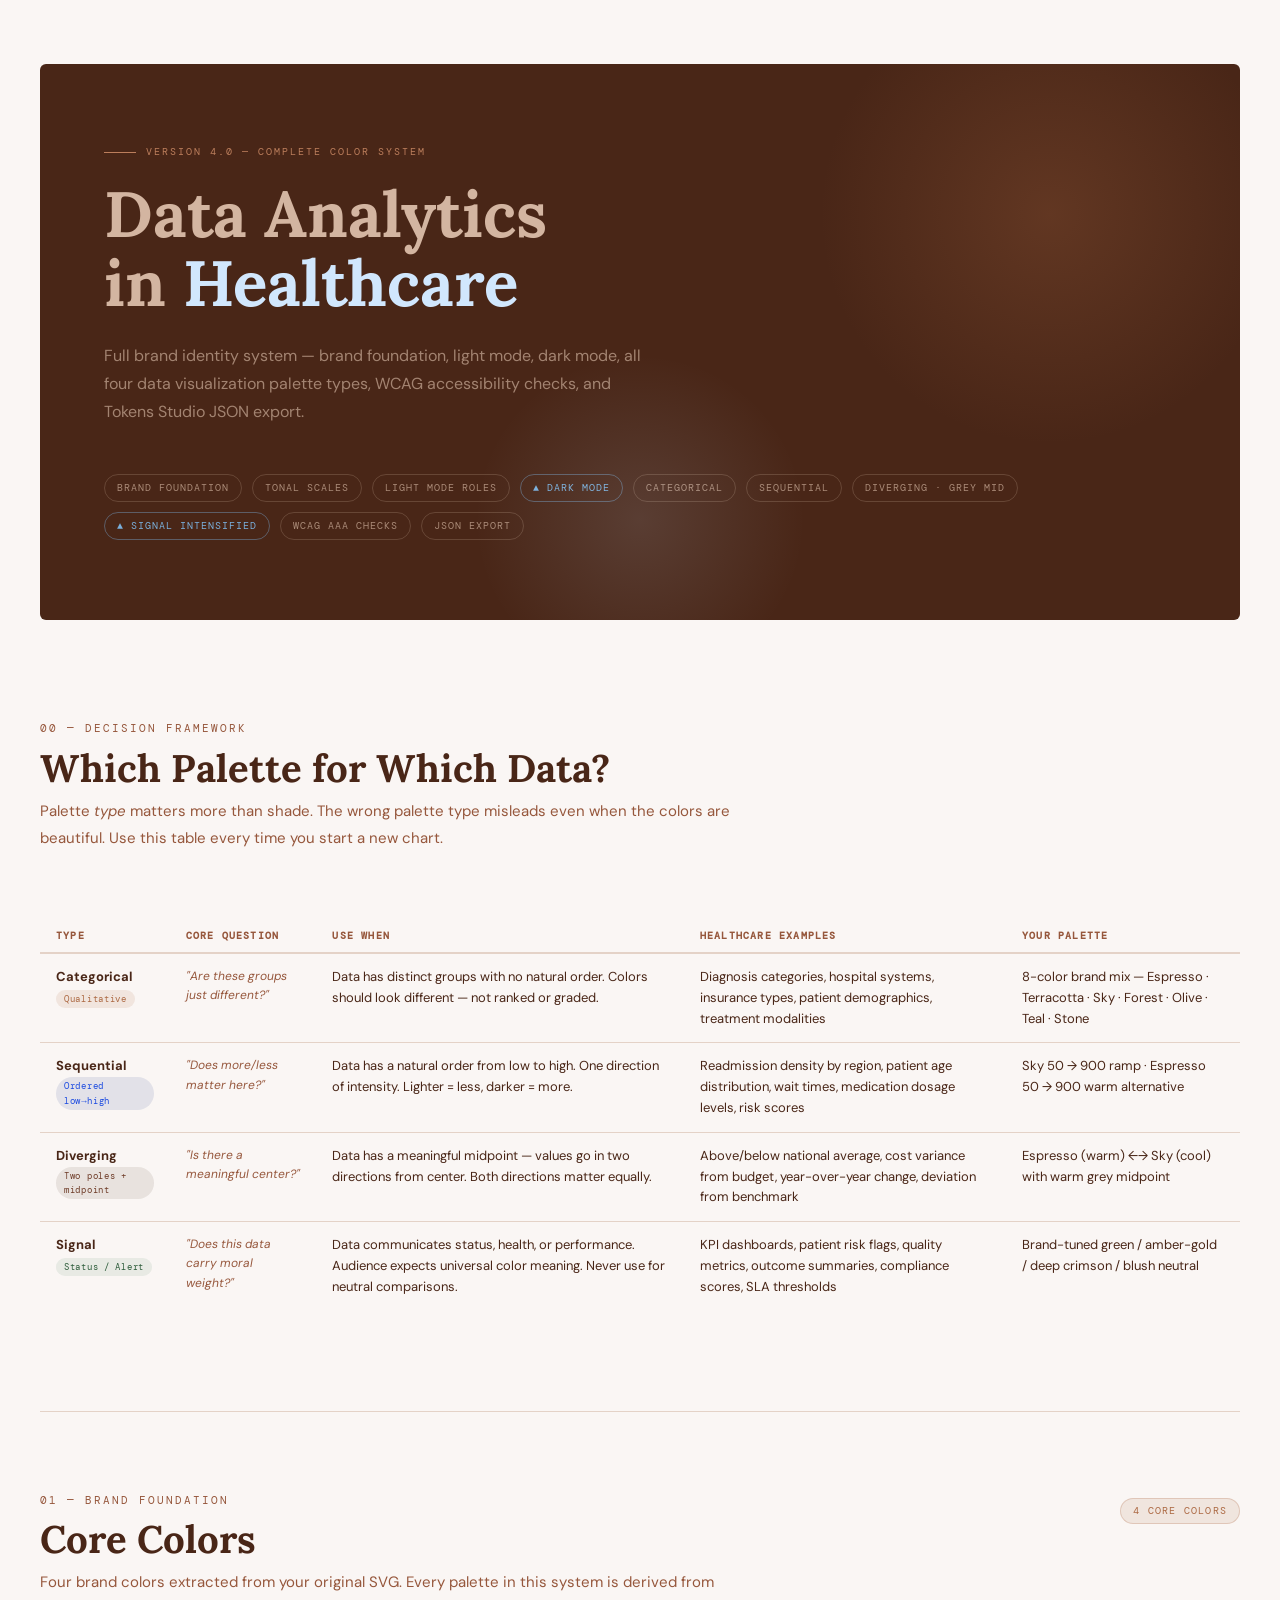
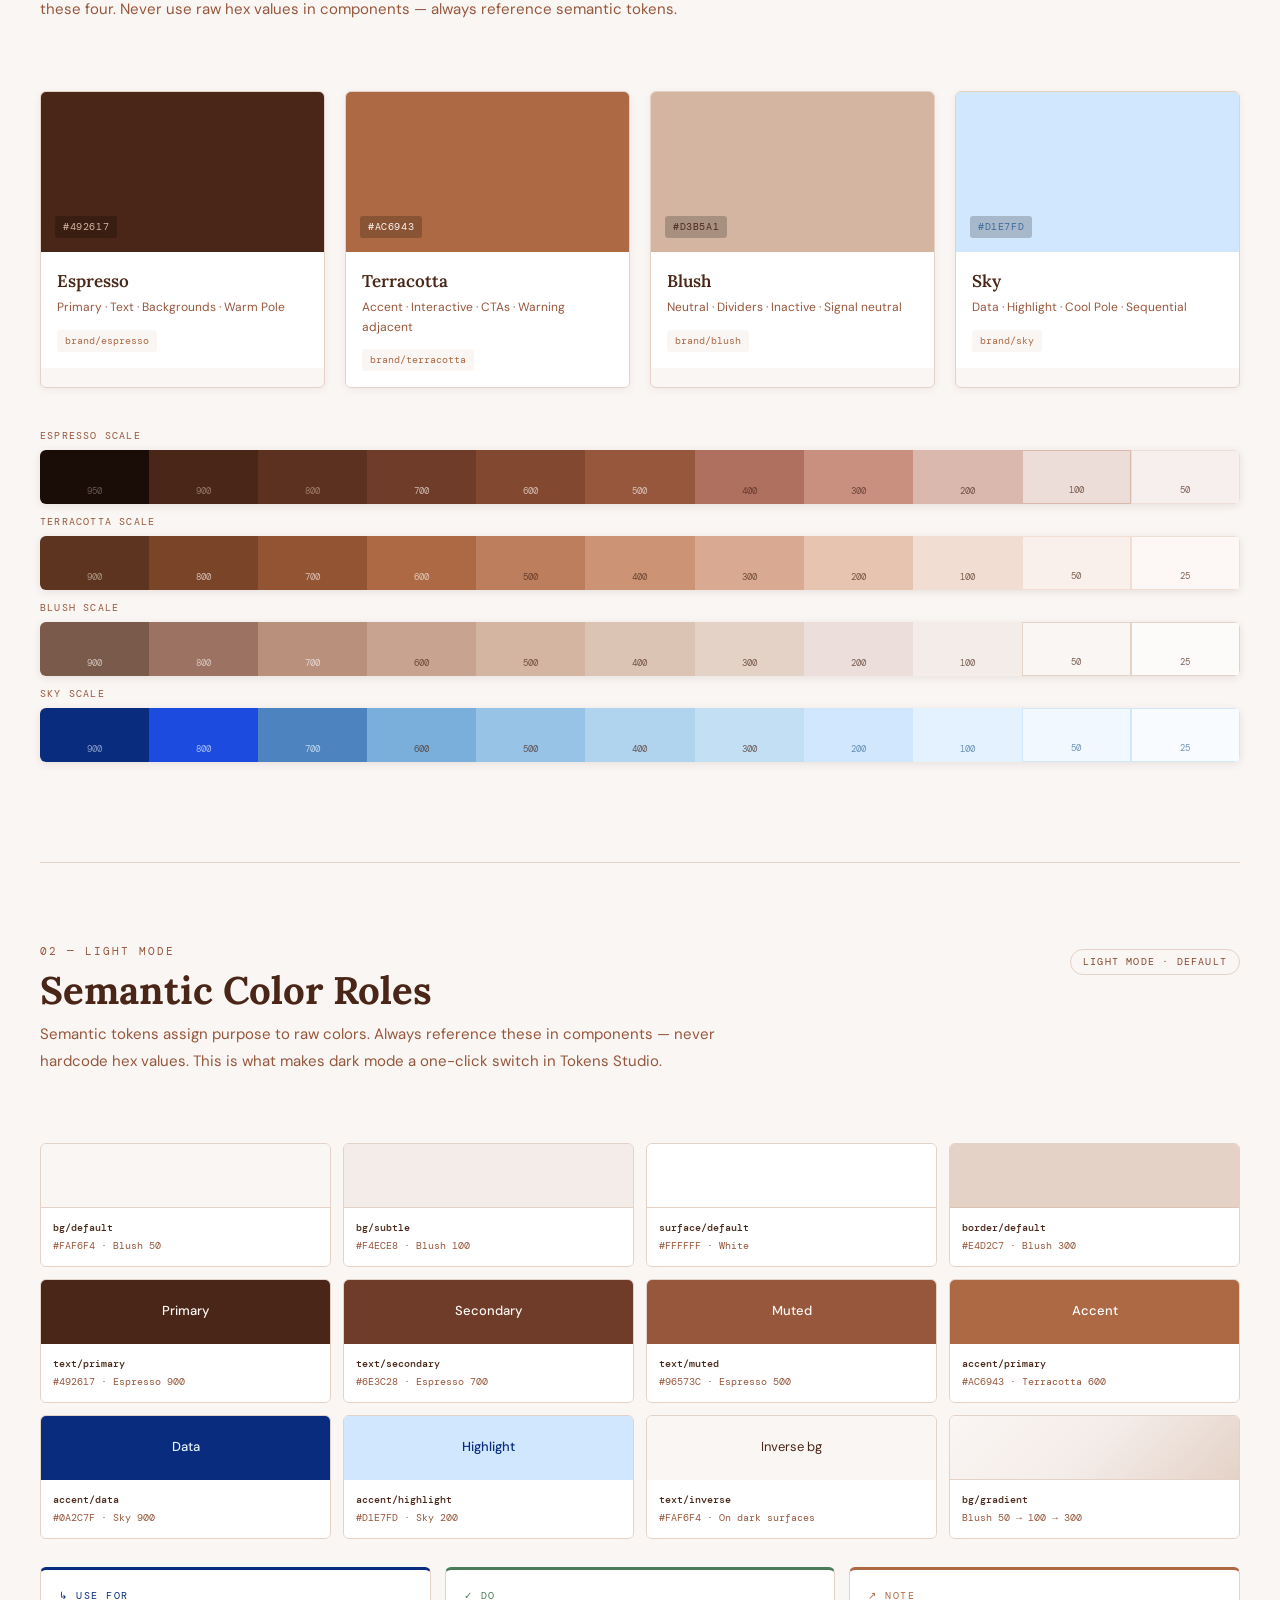
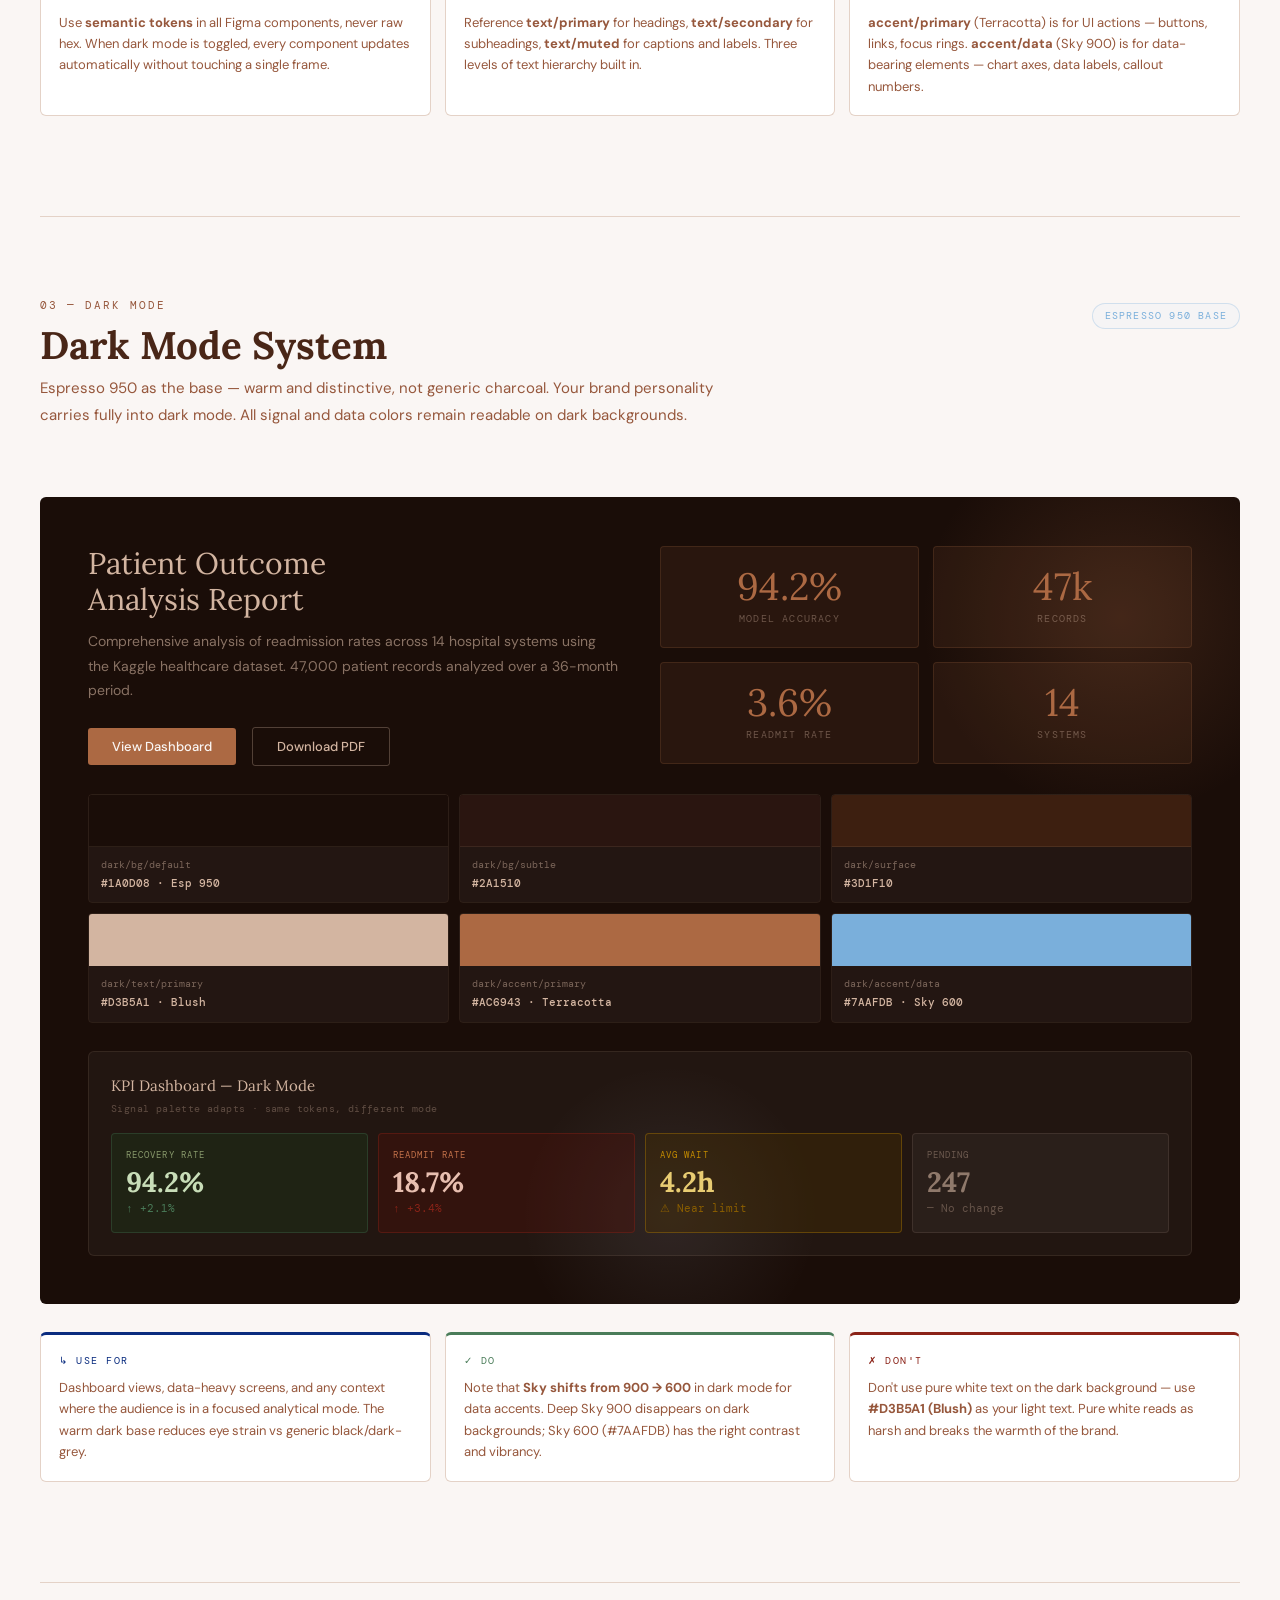
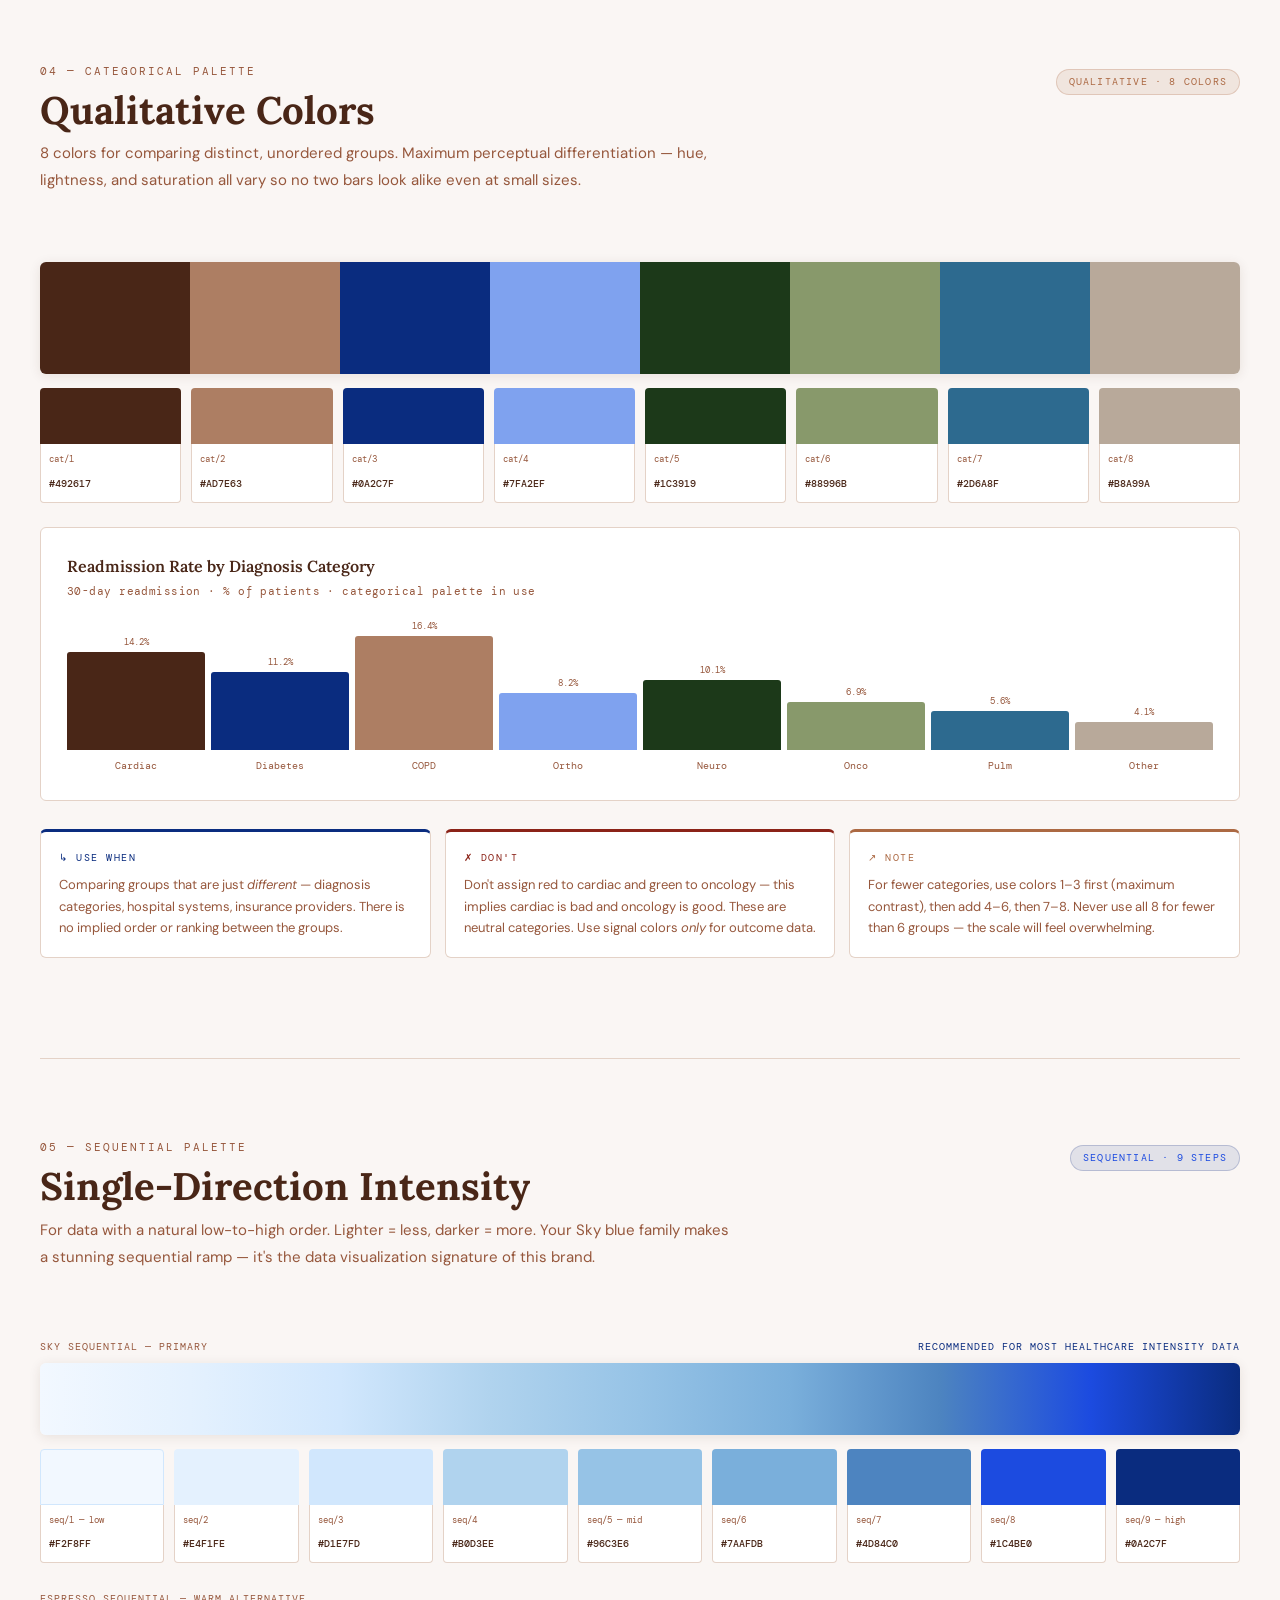
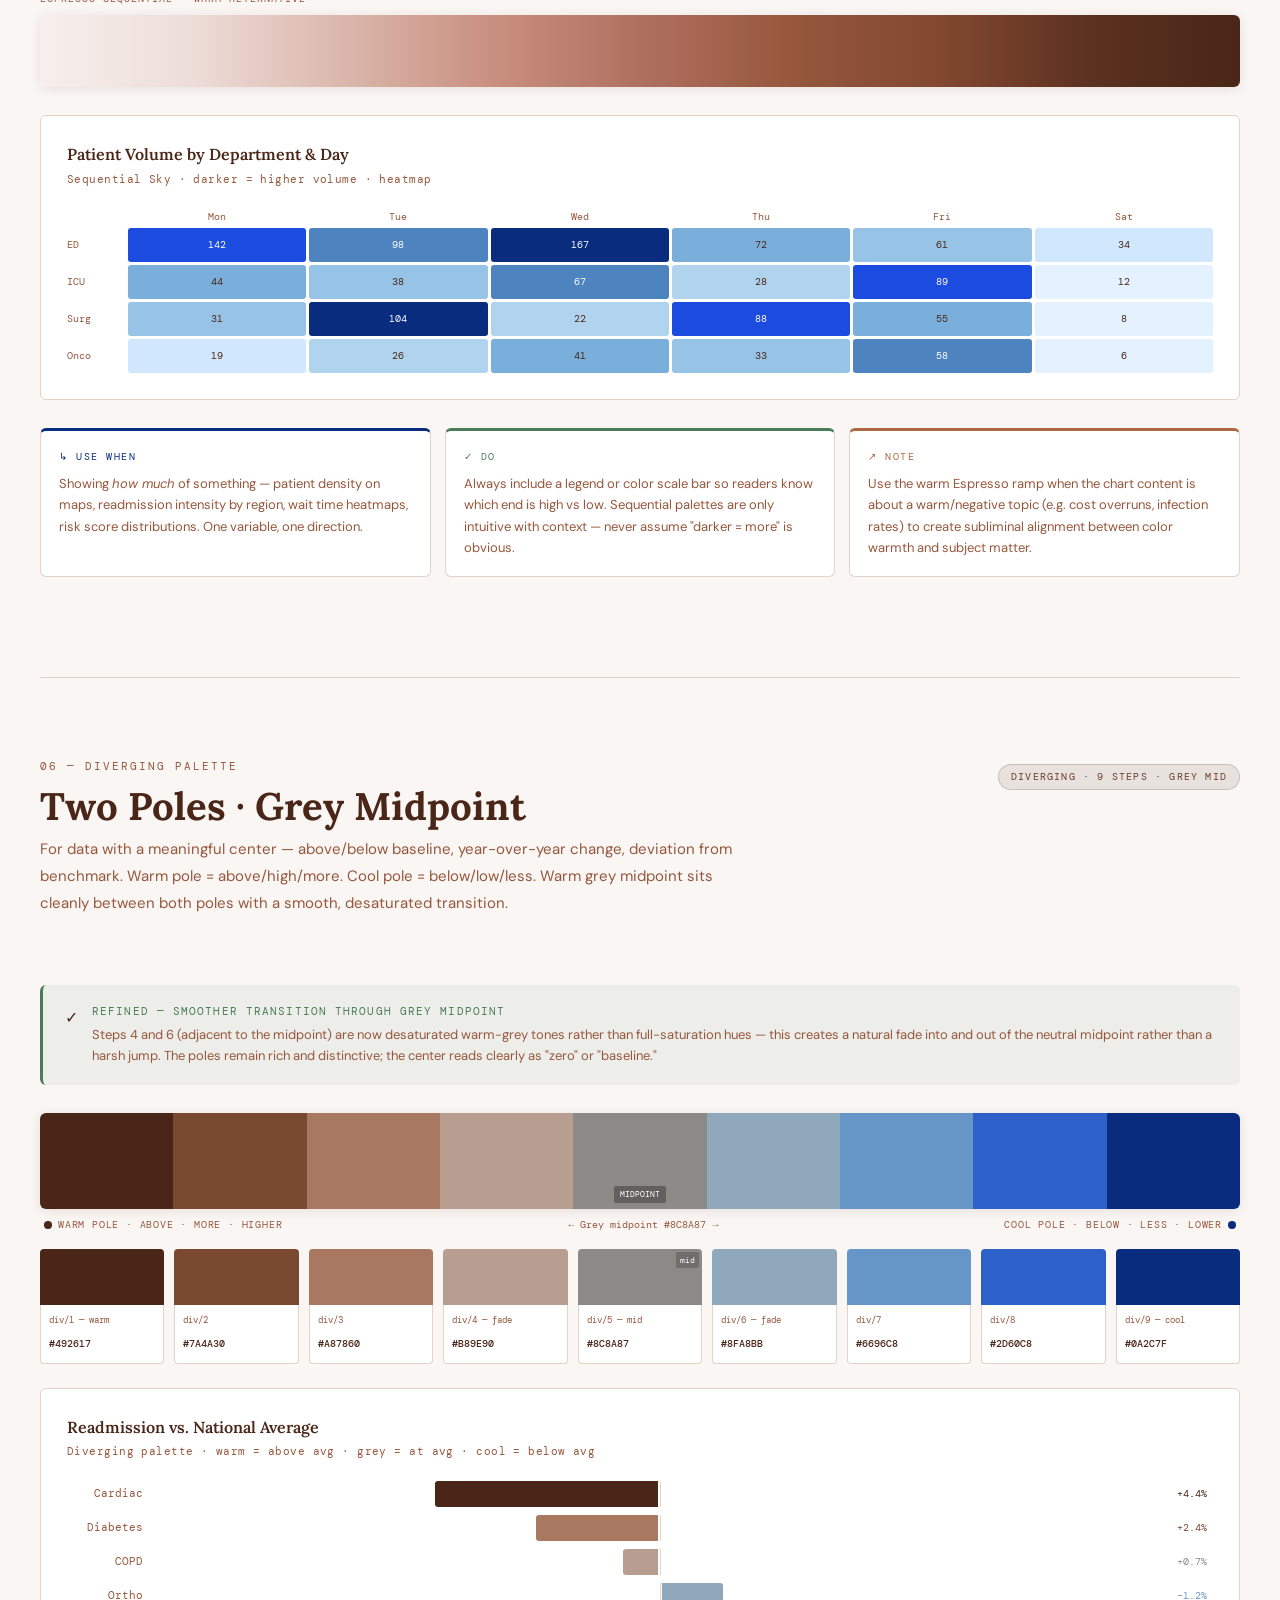
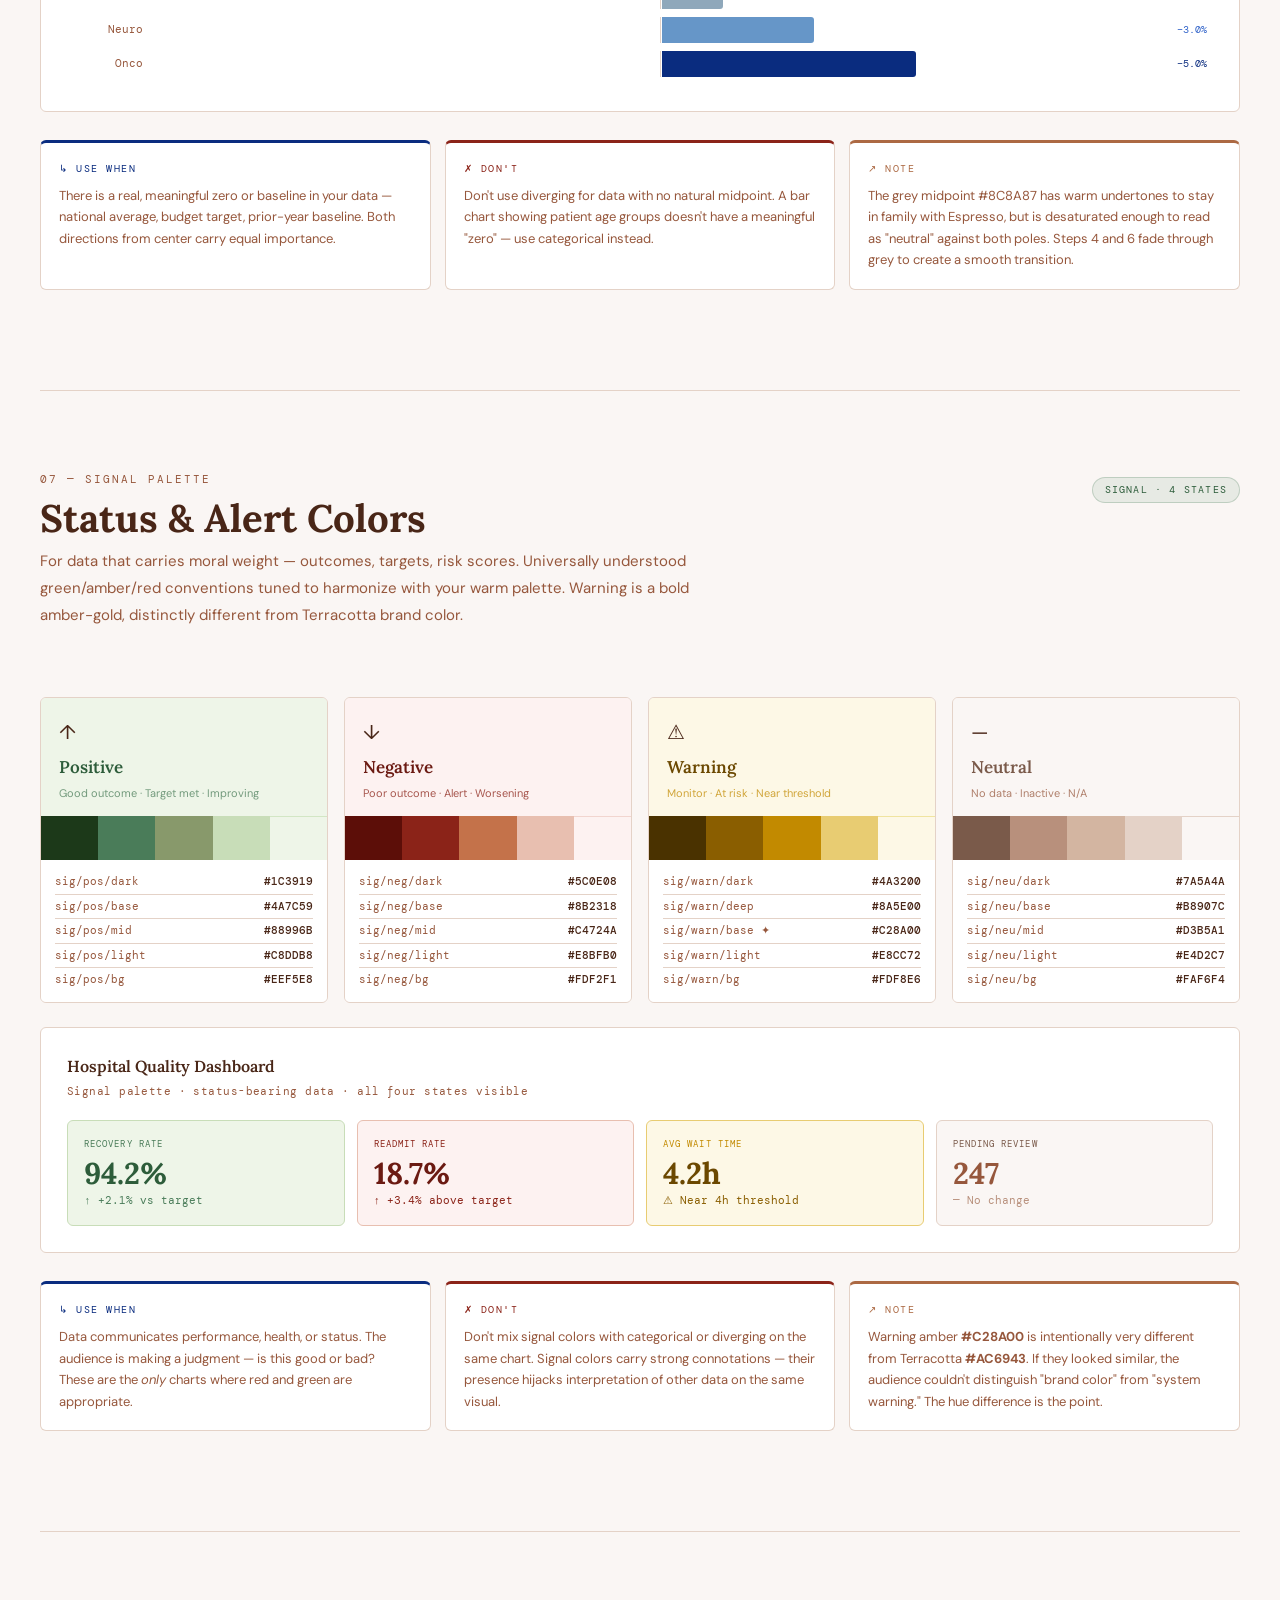
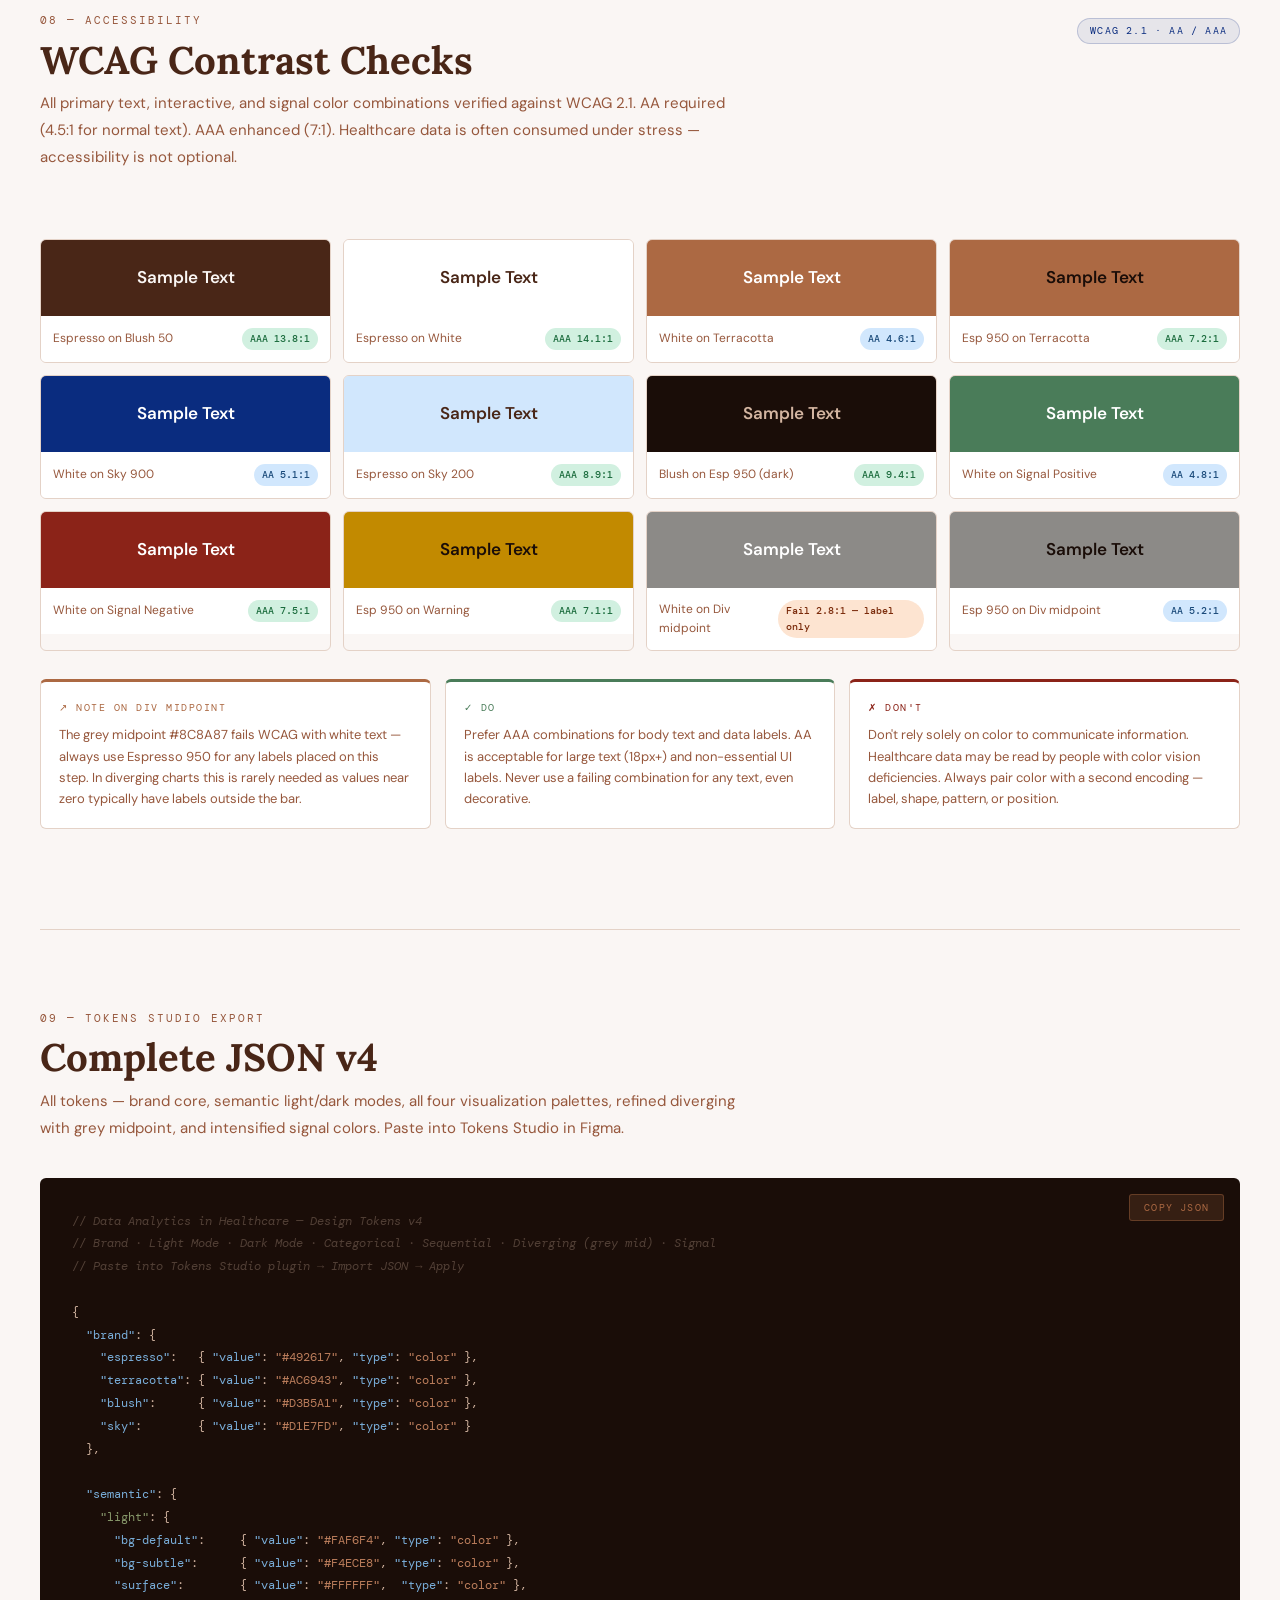
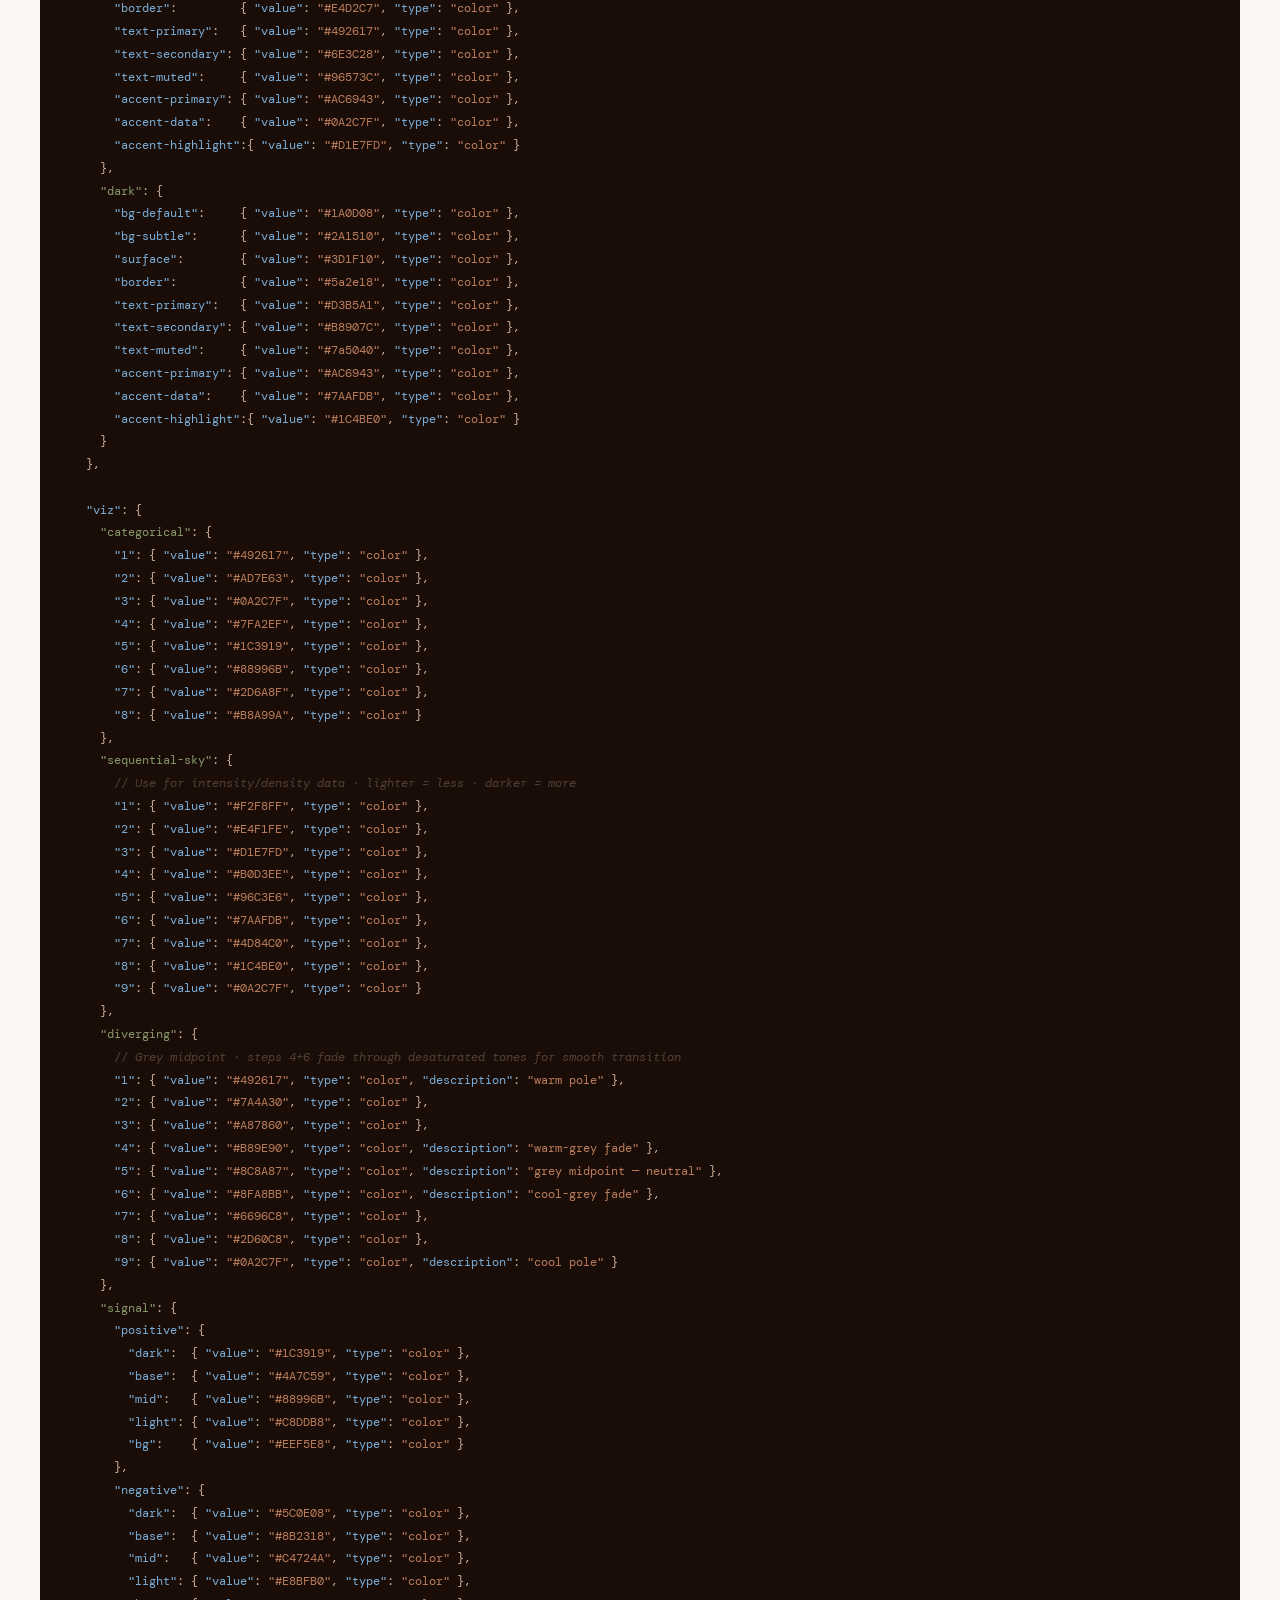
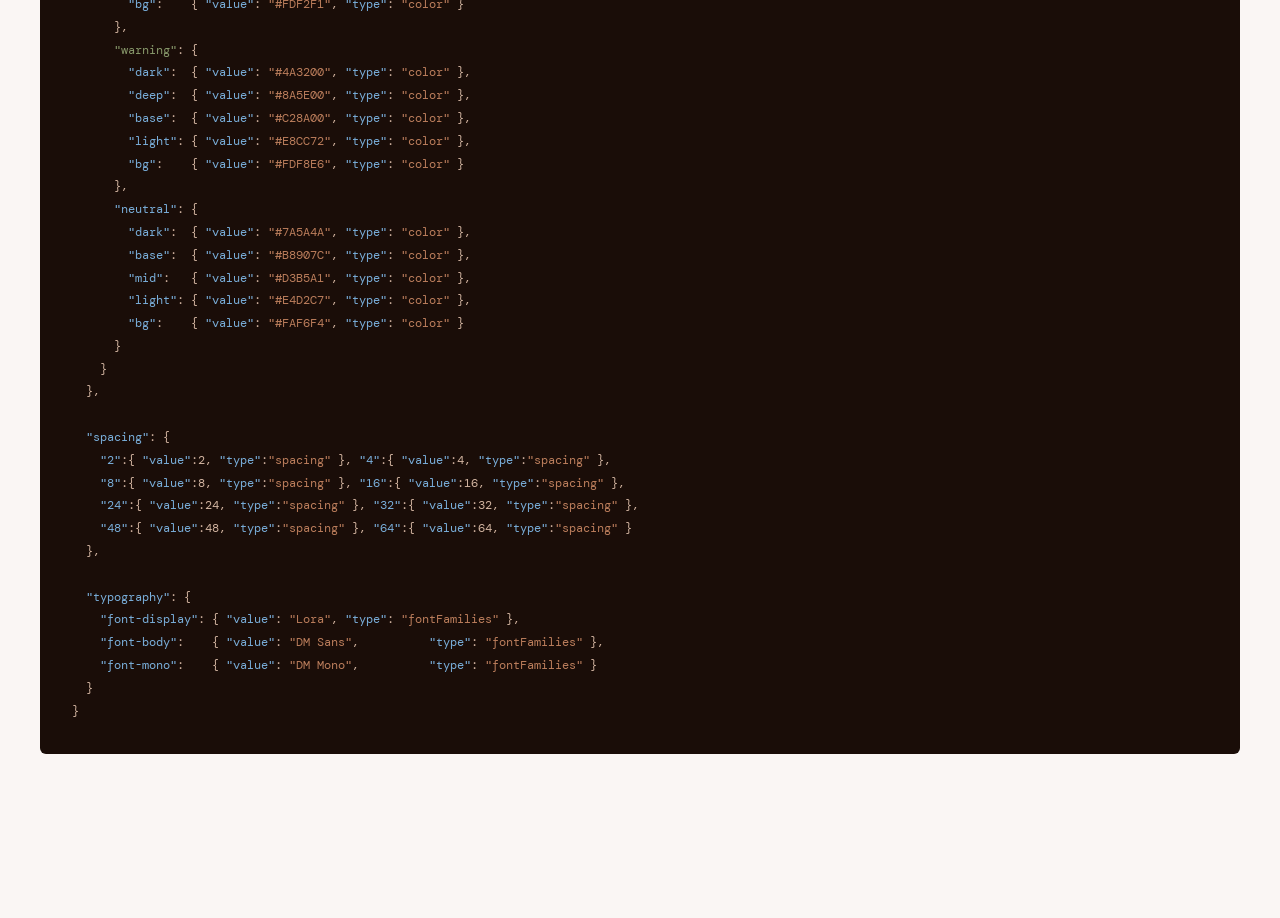
<file: data-analytics-class/healthcare-brand-system-v4.html>
<!DOCTYPE html>
<html lang="en">
<head>
<script src="https://mcp.figma.com/mcp/html-to-design/capture.js" async></script>
<meta charset="UTF-8">
<meta name="viewport" content="width=device-width, initial-scale=1.0">
<title>Data Analytics in Healthcare — Brand System v4</title>
<link href="https://fonts.googleapis.com/css2?family=Lora:wght@400;600;700&family=DM+Sans:wght@300;400;500&family=DM+Mono:wght@400;500&display=swap" rel="stylesheet">
<style>
:root {
  --e950:#1a0d08; --e900:#492617; --e800:#5c3120; --e700:#6e3c28; --e600:#824830;
  --e500:#96573c; --e400:#b07060; --e300:#c99080; --e200:#dbb8ad; --e100:#edddd8; --e50:#f7efed;
  --t900:#5c3420; --t800:#7a4429; --t700:#935434; --t600:#ac6943; --t500:#bc7e5c;
  --t300:#d9aa91; --t100:#f1ddd2; --t50:#f9f0eb;
  --b900:#7a5a4a; --b700:#b8907c; --b500:#d3b5a1; --b300:#e4d2c7; --b100:#f4ece8; --b50:#faf6f4;
  --s900:#0a2c7f; --s800:#1c4be0; --s700:#4d84c0; --s600:#7aafdb;
  --s500:#96c3e6; --s400:#b0d3ee; --s300:#c2dff3; --s200:#d1e7fd; --s100:#e4f1fe; --s50:#f2f8ff;
  --bg:#faf6f4; --surf:#ffffff; --bord:#e4d2c7; --txt:#492617; --mut:#96573c;
  --fd:'Lora',Georgia,serif; --fb:'DM Sans',sans-serif; --fm:'DM Mono',monospace;
}
*{box-sizing:border-box;margin:0;padding:0}
body{font-family:var(--fb);background:var(--bg);color:var(--txt);font-size:16px;line-height:1.6}
.page{max-width:1300px;margin:0 auto;padding:64px 40px}
.sec{margin-bottom:100px}
.ey{font-family:var(--fm);font-size:11px;letter-spacing:.18em;text-transform:uppercase;color:var(--mut);margin-bottom:8px}
.stit{font-family:var(--fd);font-size:clamp(26px,3vw,40px);font-weight:700;color:var(--txt);line-height:1.15;margin-bottom:8px}
.sdesc{font-size:15px;color:var(--mut);margin-bottom:36px;max-width:700px;line-height:1.8}
.hr{height:1px;background:var(--bord);margin:80px 0}
.g2{display:grid;grid-template-columns:1fr 1fr;gap:24px}
.g3{display:grid;grid-template-columns:repeat(3,1fr);gap:20px}
.g4{display:grid;grid-template-columns:repeat(4,1fr);gap:16px}

/* HERO */
.hero{background:var(--e900);border-radius:6px;padding:80px 64px;margin-bottom:100px;position:relative;overflow:hidden}
.hero::before{content:'';position:absolute;top:-100px;right:-60px;width:500px;height:500px;border-radius:50%;background:radial-gradient(circle,rgba(172,105,67,.25) 0%,transparent 65%);pointer-events:none}
.hero::after{content:'';position:absolute;bottom:-80px;left:35%;width:360px;height:360px;border-radius:50%;background:radial-gradient(circle,rgba(209,231,253,.12) 0%,transparent 65%);pointer-events:none}
.hver{font-family:var(--fm);font-size:10px;letter-spacing:.2em;text-transform:uppercase;color:#bc7e5c;margin-bottom:20px;display:flex;align-items:center;gap:10px}
.hver::before{content:'';display:block;width:32px;height:1px;background:#bc7e5c}
.htit{font-family:var(--fd);font-size:clamp(38px,5vw,68px);font-weight:700;color:#d3b5a1;line-height:1.08;margin-bottom:24px}
.htit em{color:#d1e7fd;font-style:normal}
.hsub{font-size:16px;color:rgba(211,181,161,.65);max-width:560px;line-height:1.75;margin-bottom:48px}
.tags{display:flex;gap:10px;flex-wrap:wrap}
.tag{font-family:var(--fm);font-size:10px;letter-spacing:.1em;text-transform:uppercase;padding:5px 12px;border-radius:100px;border:1px solid rgba(211,181,161,.22);color:rgba(211,181,161,.7)}
.tag.n{border-color:rgba(122,175,219,.4);color:#7aafdb}

/* SECTION HEADER ROW */
.ph{display:flex;align-items:flex-start;justify-content:space-between;gap:32px;margin-bottom:32px;flex-wrap:wrap}
.pb{font-family:var(--fm);font-size:10px;letter-spacing:.12em;text-transform:uppercase;padding:4px 12px;border-radius:100px;flex-shrink:0;margin-top:6px}
.pb-brand{background:rgba(172,105,67,.12);color:#ac6943;border:1px solid rgba(172,105,67,.25)}
.pb-light{background:rgba(250,246,244,1);color:#824830;border:1px solid #e4d2c7}
.pb-dark{background:rgba(209,231,253,.12);color:#7aafdb;border:1px solid rgba(122,175,219,.3)}
.pb-cat{background:rgba(172,105,67,.12);color:#ac6943;border:1px solid rgba(172,105,67,.25)}
.pb-seq{background:rgba(10,44,127,.1);color:#1c4be0;border:1px solid rgba(10,44,127,.2)}
.pb-div{background:rgba(74,51,34,.1);color:#6e3c28;border:1px solid rgba(74,51,34,.2)}
.pb-sig{background:rgba(74,124,89,.1);color:#2d5c3a;border:1px solid rgba(74,124,89,.25)}
.pb-wcag{background:rgba(10,44,127,.08);color:#0a2c7f;border:1px solid rgba(10,44,127,.2)}

/* CALLOUT */
.cal{border-radius:6px;padding:18px 22px;margin-bottom:28px;border-left:3px solid;display:flex;gap:14px;align-items:flex-start}
.cal.ok{background:rgba(74,124,89,.07);border-color:#4A7C59}
.cal.add{background:rgba(10,44,127,.05);border-color:#1c4be0}
.cal.inf{background:rgba(172,105,67,.07);border-color:#ac6943}
.cal-icon{font-size:16px;flex-shrink:0;margin-top:2px}
.cal-t{font-family:var(--fm);font-size:11px;letter-spacing:.1em;text-transform:uppercase;margin-bottom:3px}
.cal.ok .cal-t{color:#4A7C59} .cal.add .cal-t{color:#1c4be0} .cal.inf .cal-t{color:#ac6943}
.cal-b{font-size:13px;color:var(--mut);line-height:1.65}

/* SWATCH SCALES */
.scale{display:grid;gap:0;border-radius:6px;overflow:hidden;box-shadow:0 2px 8px rgba(73,38,23,.1);margin-bottom:6px}
.sc11{grid-template-columns:repeat(11,1fr)}
.sc-s{height:54px;display:flex;align-items:flex-end;justify-content:center;padding-bottom:5px}
.sc-s span{font-family:var(--fm);font-size:9px;opacity:.7}

/* BRAND CORE SWATCHES */
.core-grid{display:grid;grid-template-columns:repeat(4,1fr);gap:20px;margin-bottom:40px}
.core-card{border-radius:6px;overflow:hidden;border:1px solid var(--bord);box-shadow:0 2px 8px rgba(73,38,23,.06)}
.core-block{height:160px;display:flex;align-items:flex-end;padding:14px}
.core-hex{font-family:var(--fm);font-size:10px;letter-spacing:.06em;padding:3px 8px;border-radius:3px;background:rgba(0,0,0,.2);backdrop-filter:blur(4px)}
.core-info{padding:16px;background:var(--surf)}
.core-name{font-family:var(--fd);font-size:17px;font-weight:600;margin-bottom:3px}
.core-role{font-size:12px;color:var(--mut);margin-bottom:8px}
.core-tok{font-family:var(--fm);font-size:10px;color:#ac6943;background:var(--bg);padding:3px 8px;border-radius:3px;display:inline-block}

/* LIGHT MODE ROLES */
.roles-grid{display:grid;grid-template-columns:repeat(4,1fr);gap:12px}
.role-card{border-radius:6px;overflow:hidden;border:1px solid var(--bord)}
.role-preview{height:64px;display:flex;align-items:center;justify-content:center}
.role-info{padding:12px;background:var(--surf)}
.role-tok{font-family:var(--fm);font-size:10px;font-weight:500;color:var(--txt);margin-bottom:2px}
.role-val{font-family:var(--fm);font-size:10px;color:var(--mut)}

/* DARK MODE */
.dark-wrap{background:#1a0d08;border-radius:6px;padding:48px;position:relative;overflow:hidden}
.dark-wrap::before{content:'';position:absolute;top:-80px;right:-80px;width:400px;height:400px;border-radius:50%;background:radial-gradient(circle,rgba(172,105,67,.2) 0%,transparent 70%);pointer-events:none}
.dark-wrap::after{content:'';position:absolute;bottom:-60px;left:40%;width:300px;height:300px;border-radius:50%;background:radial-gradient(circle,rgba(209,231,253,.08) 0%,transparent 70%);pointer-events:none}
.dark-inner{display:grid;grid-template-columns:1fr 1fr;gap:40px;align-items:center;position:relative;z-index:1}
.dark-title{font-family:var(--fd);font-size:30px;color:#d3b5a1;margin-bottom:12px;line-height:1.2}
.dark-body{font-size:14px;color:rgba(211,181,161,.6);line-height:1.75;margin-bottom:24px}
.dark-btn{display:inline-block;background:#ac6943;color:#faf6f4;font-family:var(--fb);font-size:13px;font-weight:500;padding:10px 24px;border-radius:3px;margin-right:12px;border:none;cursor:pointer}
.dark-btn-o{display:inline-block;background:transparent;color:#d3b5a1;font-family:var(--fb);font-size:13px;font-weight:500;padding:10px 24px;border-radius:3px;border:1px solid rgba(211,181,161,.3);cursor:pointer}
.dark-stats{display:grid;grid-template-columns:1fr 1fr;gap:14px}
.dark-stat{background:rgba(172,105,67,.1);border:1px solid rgba(172,105,67,.2);border-radius:4px;padding:20px;text-align:center}
.dark-num{font-family:var(--fd);font-size:38px;color:#ac6943;line-height:1;margin-bottom:6px}
.dark-lbl{font-family:var(--fm);font-size:10px;letter-spacing:.12em;text-transform:uppercase;color:rgba(211,181,161,.4)}
.dark-toks{display:grid;grid-template-columns:repeat(3,1fr);gap:10px;margin-top:28px;position:relative;z-index:1}
.dark-tc{border-radius:4px;overflow:hidden;border:1px solid rgba(211,181,161,.1)}
.dark-tp{height:52px}
.dark-ti{padding:10px 12px;background:rgba(255,255,255,.04)}
.dark-tn{font-family:var(--fm);font-size:10px;color:rgba(211,181,161,.5);margin-bottom:2px}
.dark-tv{font-family:var(--fm);font-size:11px;color:#d3b5a1;font-weight:500}
.dark-kpi-wrap{background:rgba(255,255,255,.04);border:1px solid rgba(211,181,161,.1);border-radius:6px;padding:22px;margin-top:28px;position:relative;z-index:1}
.dark-kpi-t{font-family:var(--fd);font-size:15px;color:#d3b5a1;margin-bottom:3px}
.dark-kpi-s{font-family:var(--fm);font-size:10px;color:rgba(211,181,161,.35);margin-bottom:16px;letter-spacing:.04em}
.dark-kpis{display:grid;grid-template-columns:repeat(4,1fr);gap:10px}
.dark-kpi{border-radius:4px;padding:14px;border:1px solid}
.kl{font-family:var(--fm);font-size:9px;letter-spacing:.12em;text-transform:uppercase;margin-bottom:6px}
.kv{font-family:var(--fd);font-size:28px;font-weight:700;line-height:1;margin-bottom:4px}
.kc{font-size:11px;font-family:var(--fm)}

/* SWATCH STRIP INTERACTIVE */
.strip{display:flex;border-radius:6px;overflow:hidden;margin-bottom:12px;box-shadow:0 2px 12px rgba(73,38,23,.1)}
.ss{flex:1;position:relative;transition:flex .3s}
.ss:hover{flex:1.8}
.ss-h{height:80px}
.ss-t{height:112px}
.tip{position:absolute;bottom:0;left:0;right:0;padding:6px 8px;background:rgba(0,0,0,.28);font-family:var(--fm);font-size:9px;color:rgba(255,255,255,.9);opacity:0;transition:opacity .2s;text-align:center}
.ss:hover .tip{opacity:1}

/* DETAIL SWATCH GRID */
.sdg{display:grid;gap:10px;margin-top:14px}
.sdg8{grid-template-columns:repeat(8,1fr)}
.sdg9{grid-template-columns:repeat(9,1fr)}
.sdi .sb{height:56px;border-radius:4px 4px 0 0}
.sdi .sm{background:var(--surf);border:1px solid var(--bord);border-top:none;border-radius:0 0 4px 4px;padding:8px}
.sdi .st{font-family:var(--fm);font-size:9px;color:var(--mut);display:block;margin-bottom:2px}
.sdi .sh{font-family:var(--fm);font-size:10px;font-weight:500;color:var(--txt)}

/* WHEN-TO-USE CARDS */
.wtu{display:grid;grid-template-columns:repeat(3,1fr);gap:14px;margin-top:28px}
.wtu-card{background:var(--surf);border:1px solid var(--bord);border-radius:6px;padding:18px}
.wtu-card.do{border-top:3px solid #4A7C59}
.wtu-card.dont{border-top:3px solid #8B2318}
.wtu-card.note{border-top:3px solid #ac6943}
.wtu-card.when{border-top:3px solid #0a2c7f}
.wtu-lbl{font-family:var(--fm);font-size:10px;letter-spacing:.15em;text-transform:uppercase;margin-bottom:8px}
.wtu-card.do   .wtu-lbl{color:#4A7C59}
.wtu-card.dont .wtu-lbl{color:#8B2318}
.wtu-card.note .wtu-lbl{color:#ac6943}
.wtu-card.when .wtu-lbl{color:#0a2c7f}
.wtu-txt{font-size:13px;color:var(--mut);line-height:1.65}

/* DECISION TABLE */
.dtbl{width:100%;border-collapse:collapse}
.dtbl th{font-family:var(--fm);font-size:10px;letter-spacing:.12em;text-transform:uppercase;color:var(--mut);padding:8px 16px;text-align:left;border-bottom:2px solid var(--bord);background:var(--bg)}
.dtbl td{padding:13px 16px;font-size:13px;border-bottom:1px solid var(--bord);vertical-align:top}
.dtbl tr:last-child td{border-bottom:none}
.dtbl tr:hover td{background:var(--b100)}
.pill{display:inline-block;font-family:var(--fm);font-size:9px;padding:2px 8px;border-radius:100px;letter-spacing:.08em}
.p-cat{background:rgba(172,105,67,.12);color:#ac6943}
.p-seq{background:rgba(10,44,127,.1);color:#1c4be0}
.p-div{background:rgba(74,51,34,.1);color:#6e3c28}
.p-sig{background:rgba(74,124,89,.1);color:#2d5c3a}

/* DIVERGING */
.div-strip{display:flex;border-radius:6px;overflow:hidden;box-shadow:0 2px 12px rgba(73,38,23,.1);margin-bottom:8px}
.div-s{flex:1;height:96px}
.div-labels{display:flex;justify-content:space-between;margin-top:8px;padding:0 4px}
.div-lbl{font-family:var(--fm);font-size:10px;letter-spacing:.08em;text-transform:uppercase;color:var(--mut);display:flex;align-items:center;gap:6px}
.div-dot{width:8px;height:8px;border-radius:50%}

/* SEQUENTIAL */
.seq-ramp{height:72px;border-radius:6px;margin-bottom:12px;box-shadow:0 2px 12px rgba(73,38,23,.1)}

/* SIGNAL */
.sig-grid{display:grid;grid-template-columns:repeat(4,1fr);gap:16px}
.sig-card{border-radius:6px;overflow:hidden;border:1px solid var(--bord)}
.sig-hdr{padding:18px 18px 14px;display:flex;flex-direction:column;gap:3px}
.sig-icon{font-size:20px;margin-bottom:3px}
.sig-name{font-family:var(--fd);font-size:17px;font-weight:600}
.sig-role{font-size:11px;opacity:.75}
.sig-swatches{display:flex}
.sig-sw{flex:1;height:44px}
.sig-toks{padding:10px 14px;background:var(--surf)}
.sig-row{display:flex;justify-content:space-between;align-items:center;padding:3px 0;border-bottom:1px solid var(--bord);font-size:11px}
.sig-row:last-child{border-bottom:none}
.sig-tn{font-family:var(--fm);color:var(--mut)}
.sig-tv{font-family:var(--fm);font-weight:500;color:var(--txt)}

/* CHARTS */
.chart-card{background:var(--surf);border:1px solid var(--bord);border-radius:6px;padding:26px}
.cht{font-family:var(--fd);font-size:16px;font-weight:600;margin-bottom:3px}
.chs{font-size:11px;color:var(--mut);margin-bottom:20px;font-family:var(--fm);letter-spacing:.04em}
.bars{display:flex;align-items:flex-end;gap:6px;height:130px;margin-bottom:8px}
.bar{flex:1;border-radius:3px 3px 0 0;min-width:18px;position:relative;cursor:default;transition:opacity .2s}
.bar:hover{opacity:.8}
.bv{position:absolute;top:-17px;left:50%;transform:translateX(-50%);font-family:var(--fm);font-size:9px;color:var(--mut);white-space:nowrap}
.blbls{display:flex;gap:6px}
.blbl{flex:1;text-align:center;font-size:10px;color:var(--mut);font-family:var(--fm)}
.hmap{display:grid;grid-template-columns:58px repeat(6,1fr);gap:3px}
.hmc{height:34px;border-radius:3px;display:flex;align-items:center;justify-content:center;font-family:var(--fm);font-size:10px}
.hmh{font-size:10px;color:var(--mut);font-family:var(--fm);text-align:center;display:flex;align-items:center;justify-content:center}
.hmr{font-size:10px;color:var(--mut);font-family:var(--fm);display:flex;align-items:center}
.divc .dr{display:flex;align-items:center;gap:8px;margin-bottom:8px}
.divc .drl{font-size:11px;font-family:var(--fm);color:var(--mut);width:76px;flex-shrink:0;text-align:right}
.divc .dc{flex:1;display:flex;align-items:center;position:relative}
.divc .dax{position:absolute;left:50%;top:0;bottom:0;width:1px;background:var(--bord)}
.divc .dbn{height:26px;border-radius:3px 0 0 3px;margin-left:auto}
.divc .dbp{height:26px;border-radius:0 3px 3px 0}
.divc .dvl{font-size:10px;font-family:var(--fm);color:var(--mut);width:36px;flex-shrink:0}
.kpig{display:grid;grid-template-columns:repeat(4,1fr);gap:12px}
.kpi{border-radius:6px;padding:16px;border:1px solid}
.kl2{font-family:var(--fm);font-size:9px;letter-spacing:.12em;text-transform:uppercase;margin-bottom:6px}
.kv2{font-family:var(--fd);font-size:30px;font-weight:700;line-height:1;margin-bottom:4px}
.kc2{font-size:11px;font-family:var(--fm)}

/* WCAG */
.wcag-grid{display:grid;grid-template-columns:repeat(4,1fr);gap:12px}
.wcag-card{border-radius:6px;overflow:hidden;border:1px solid var(--bord)}
.wcag-preview{height:76px;display:flex;align-items:center;justify-content:center;font-size:17px;font-weight:600}
.wcag-info{padding:12px;background:var(--surf);display:flex;justify-content:space-between;align-items:center}
.wcag-pair{font-size:12px;color:var(--mut)}
.badge{font-family:var(--fm);font-size:10px;padding:3px 8px;border-radius:100px;font-weight:500}
.b-aaa{background:#d1f0e0;color:#1a6b3c}
.b-aa{background:#d1e7fd;color:#1a4a7a}
.b-fail{background:#fde4d1;color:#7a2a0a}

/* TOKEN BLOCK */
.tok{background:#1a0d08;border-radius:6px;padding:32px;position:relative;overflow-x:auto}
.tok pre{font-family:var(--fm);font-size:12px;line-height:1.9;color:#d3b5a1}
.tk{color:#7aafdb}.tv{color:#d3b5a1}.ts{color:#bc7e5c}.tc{color:rgba(211,181,161,.3);font-style:italic}.tn{color:#88996b}
.copy-btn{position:absolute;top:16px;right:16px;font-family:var(--fm);font-size:10px;letter-spacing:.12em;text-transform:uppercase;background:rgba(172,105,67,.2);border:1px solid rgba(172,105,67,.4);color:#ac6943;padding:6px 14px;border-radius:3px;cursor:pointer}
.copy-btn:hover{background:rgba(172,105,67,.35)}

@keyframes fadeUp{from{opacity:0;transform:translateY(18px)}to{opacity:1;transform:translateY(0)}}
.sec{animation:fadeUp .4s ease both}
</style>
</head>
<body>
<div class="page">

<!-- ═══════════════════════════════════ HERO ═══════════════════════════════════ -->
<div class="hero">
  <div class="hver">Version 4.0 — Complete Color System</div>
  <h1 class="htit">Data Analytics<br>in <em>Healthcare</em></h1>
  <p class="hsub">Full brand identity system — brand foundation, light mode, dark mode, all four data visualization palette types, WCAG accessibility checks, and Tokens Studio JSON export.</p>
  <div class="tags">
    <span class="tag">Brand Foundation</span>
    <span class="tag">Tonal Scales</span>
    <span class="tag">Light Mode Roles</span>
    <span class="tag n">▲ Dark Mode</span>
    <span class="tag">Categorical</span>
    <span class="tag">Sequential</span>
    <span class="tag">Diverging · Grey Mid</span>
    <span class="tag n">▲ Signal Intensified</span>
    <span class="tag">WCAG AAA Checks</span>
    <span class="tag">JSON Export</span>
  </div>
</div>

<!-- ═══════════════════════════════════ 00 DECISION FRAMEWORK ═══════════════════════════════════ -->
<div class="sec">
  <div class="ph">
    <div>
      <div class="ey">00 — Decision Framework</div>
      <h2 class="stit">Which Palette for Which Data?</h2>
      <p class="sdesc">Palette <em>type</em> matters more than shade. The wrong palette type misleads even when the colors are beautiful. Use this table every time you start a new chart.</p>
    </div>
  </div>
  <table class="dtbl">
    <thead><tr><th>Type</th><th>Core Question</th><th>Use When</th><th>Healthcare Examples</th><th>Your Palette</th></tr></thead>
    <tbody>
      <tr>
        <td><strong>Categorical</strong><br><span class="pill p-cat">Qualitative</span></td>
        <td style="font-size:12px;font-style:italic;color:var(--mut);">"Are these groups just different?"</td>
        <td style="font-size:13px;">Data has distinct groups with no natural order. Colors should look different — not ranked or graded.</td>
        <td style="font-size:13px;">Diagnosis categories, hospital systems, insurance types, patient demographics, treatment modalities</td>
        <td style="font-size:13px;">8-color brand mix — Espresso · Terracotta · Sky · Forest · Olive · Teal · Stone</td>
      </tr>
      <tr>
        <td><strong>Sequential</strong><br><span class="pill p-seq">Ordered low→high</span></td>
        <td style="font-size:12px;font-style:italic;color:var(--mut);">"Does more/less matter here?"</td>
        <td style="font-size:13px;">Data has a natural order from low to high. One direction of intensity. Lighter = less, darker = more.</td>
        <td style="font-size:13px;">Readmission density by region, patient age distribution, wait times, medication dosage levels, risk scores</td>
        <td style="font-size:13px;">Sky 50 → 900 ramp · Espresso 50 → 900 warm alternative</td>
      </tr>
      <tr>
        <td><strong>Diverging</strong><br><span class="pill p-div">Two poles + midpoint</span></td>
        <td style="font-size:12px;font-style:italic;color:var(--mut);">"Is there a meaningful center?"</td>
        <td style="font-size:13px;">Data has a meaningful midpoint — values go in two directions from center. Both directions matter equally.</td>
        <td style="font-size:13px;">Above/below national average, cost variance from budget, year-over-year change, deviation from benchmark</td>
        <td style="font-size:13px;">Espresso (warm) ←→ Sky (cool) with warm grey midpoint</td>
      </tr>
      <tr>
        <td><strong>Signal</strong><br><span class="pill p-sig">Status / Alert</span></td>
        <td style="font-size:12px;font-style:italic;color:var(--mut);">"Does this data carry moral weight?"</td>
        <td style="font-size:13px;">Data communicates status, health, or performance. Audience expects universal color meaning. Never use for neutral comparisons.</td>
        <td style="font-size:13px;">KPI dashboards, patient risk flags, quality metrics, outcome summaries, compliance scores, SLA thresholds</td>
        <td style="font-size:13px;">Brand-tuned green / amber-gold / deep crimson / blush neutral</td>
      </tr>
    </tbody>
  </table>
</div>

<div class="hr"></div>

<!-- ═══════════════════════════════════ 01 BRAND FOUNDATION ═══════════════════════════════════ -->
<div class="sec">
  <div class="ph">
    <div>
      <div class="ey">01 — Brand Foundation</div>
      <h2 class="stit">Core Colors</h2>
      <p class="sdesc">Four brand colors extracted from your original SVG. Every palette in this system is derived from these four. Never use raw hex values in components — always reference semantic tokens.</p>
    </div>
    <span class="pb pb-brand">4 Core Colors</span>
  </div>

  <div class="core-grid">
    <div class="core-card">
      <div class="core-block" style="background:#492617;"><span class="core-hex" style="color:#d3b5a1;">#492617</span></div>
      <div class="core-info">
        <div class="core-name">Espresso</div>
        <div class="core-role">Primary · Text · Backgrounds · Warm Pole</div>
        <span class="core-tok">brand/espresso</span>
      </div>
    </div>
    <div class="core-card">
      <div class="core-block" style="background:#AC6943;"><span class="core-hex" style="color:#faf6f4;">#AC6943</span></div>
      <div class="core-info">
        <div class="core-name">Terracotta</div>
        <div class="core-role">Accent · Interactive · CTAs · Warning adjacent</div>
        <span class="core-tok">brand/terracotta</span>
      </div>
    </div>
    <div class="core-card">
      <div class="core-block" style="background:#D3B5A1;"><span class="core-hex" style="color:#492617;">#D3B5A1</span></div>
      <div class="core-info">
        <div class="core-name">Blush</div>
        <div class="core-role">Neutral · Dividers · Inactive · Signal neutral</div>
        <span class="core-tok">brand/blush</span>
      </div>
    </div>
    <div class="core-card">
      <div class="core-block" style="background:#D1E7FD;"><span class="core-hex" style="color:#3a6a9c;">#D1E7FD</span></div>
      <div class="core-info">
        <div class="core-name">Sky</div>
        <div class="core-role">Data · Highlight · Cool Pole · Sequential</div>
        <span class="core-tok">brand/sky</span>
      </div>
    </div>
  </div>

  <!-- Tonal Scales -->
  <div style="margin-bottom:10px;">
    <div style="font-family:var(--fm);font-size:10px;letter-spacing:.12em;text-transform:uppercase;color:var(--mut);margin-bottom:6px;">Espresso Scale</div>
    <div class="scale sc11">
      <div class="sc-s" style="background:#1a0d08;"><span style="color:rgba(211,181,161,.6);">950</span></div>
      <div class="sc-s" style="background:#492617;"><span style="color:rgba(211,181,161,.8);">900</span></div>
      <div class="sc-s" style="background:#5c3120;"><span style="color:rgba(211,181,161,.8);">800</span></div>
      <div class="sc-s" style="background:#6e3c28;"><span style="color:#f7efed;">700</span></div>
      <div class="sc-s" style="background:#824830;"><span style="color:#f7efed;">600</span></div>
      <div class="sc-s" style="background:#96573c;"><span style="color:#f7efed;">500</span></div>
      <div class="sc-s" style="background:#b07060;"><span style="color:#492617;">400</span></div>
      <div class="sc-s" style="background:#c99080;"><span style="color:#492617;">300</span></div>
      <div class="sc-s" style="background:#dbb8ad;"><span style="color:#492617;">200</span></div>
      <div class="sc-s" style="background:#edddd8;border:1px solid #dbb8ad;"><span style="color:#492617;">100</span></div>
      <div class="sc-s" style="background:#f7efed;border:1px solid #edddd8;"><span style="color:#492617;">50</span></div>
    </div>
  </div>
  <div style="margin-bottom:10px;">
    <div style="font-family:var(--fm);font-size:10px;letter-spacing:.12em;text-transform:uppercase;color:var(--mut);margin-bottom:6px;">Terracotta Scale</div>
    <div class="scale sc11">
      <div class="sc-s" style="background:#5c3420;"><span style="color:rgba(241,221,210,.8);">900</span></div>
      <div class="sc-s" style="background:#7a4429;"><span style="color:#f9f0eb;">800</span></div>
      <div class="sc-s" style="background:#935434;"><span style="color:#f9f0eb;">700</span></div>
      <div class="sc-s" style="background:#ac6943;"><span style="color:#f9f0eb;">600</span></div>
      <div class="sc-s" style="background:#bc7e5c;"><span style="color:#492617;">500</span></div>
      <div class="sc-s" style="background:#cc9475;"><span style="color:#492617;">400</span></div>
      <div class="sc-s" style="background:#d9aa91;"><span style="color:#492617;">300</span></div>
      <div class="sc-s" style="background:#e6c4b0;"><span style="color:#492617;">200</span></div>
      <div class="sc-s" style="background:#f1ddd2;"><span style="color:#492617;">100</span></div>
      <div class="sc-s" style="background:#f9f0eb;border:1px solid #f1ddd2;"><span style="color:#492617;">50</span></div>
      <div class="sc-s" style="background:#fdf8f5;border:1px solid #f1ddd2;"><span style="color:#492617;">25</span></div>
    </div>
  </div>
  <div style="margin-bottom:10px;">
    <div style="font-family:var(--fm);font-size:10px;letter-spacing:.12em;text-transform:uppercase;color:var(--mut);margin-bottom:6px;">Blush Scale</div>
    <div class="scale sc11">
      <div class="sc-s" style="background:#7a5a4a;"><span style="color:#f4ece8;">900</span></div>
      <div class="sc-s" style="background:#9c7262;"><span style="color:#f4ece8;">800</span></div>
      <div class="sc-s" style="background:#b8907c;"><span style="color:#faf6f4;">700</span></div>
      <div class="sc-s" style="background:#c8a390;"><span style="color:#492617;">600</span></div>
      <div class="sc-s" style="background:#d3b5a1;"><span style="color:#492617;">500</span></div>
      <div class="sc-s" style="background:#dcc4b4;"><span style="color:#492617;">400</span></div>
      <div class="sc-s" style="background:#e4d2c7;"><span style="color:#492617;">300</span></div>
      <div class="sc-s" style="background:#ecdeda;"><span style="color:#492617;">200</span></div>
      <div class="sc-s" style="background:#f4ece8;"><span style="color:#492617;">100</span></div>
      <div class="sc-s" style="background:#faf6f4;border:1px solid #e4d2c7;"><span style="color:#492617;">50</span></div>
      <div class="sc-s" style="background:#fdfbfa;border:1px solid #e4d2c7;"><span style="color:#492617;">25</span></div>
    </div>
  </div>
  <div>
    <div style="font-family:var(--fm);font-size:10px;letter-spacing:.12em;text-transform:uppercase;color:var(--mut);margin-bottom:6px;">Sky Scale</div>
    <div class="scale sc11">
      <div class="sc-s" style="background:#0a2c7f;"><span style="color:rgba(228,241,254,.8);">900</span></div>
      <div class="sc-s" style="background:#1c4be0;"><span style="color:#e4f1fe;">800</span></div>
      <div class="sc-s" style="background:#4d84c0;"><span style="color:#f2f8ff;">700</span></div>
      <div class="sc-s" style="background:#7aafdb;"><span style="color:#492617;">600</span></div>
      <div class="sc-s" style="background:#96c3e6;"><span style="color:#492617;">500</span></div>
      <div class="sc-s" style="background:#b0d3ee;"><span style="color:#492617;">400</span></div>
      <div class="sc-s" style="background:#c2dff3;"><span style="color:#492617;">300</span></div>
      <div class="sc-s" style="background:#d1e7fd;"><span style="color:#3a6a9c;">200</span></div>
      <div class="sc-s" style="background:#e4f1fe;"><span style="color:#3a6a9c;">100</span></div>
      <div class="sc-s" style="background:#f2f8ff;border:1px solid #d1e7fd;"><span style="color:#3a6a9c;">50</span></div>
      <div class="sc-s" style="background:#f8fbff;border:1px solid #d1e7fd;"><span style="color:#3a6a9c;">25</span></div>
    </div>
  </div>
</div>

<div class="hr"></div>

<!-- ═══════════════════════════════════ 02 LIGHT MODE ROLES ═══════════════════════════════════ -->
<div class="sec">
  <div class="ph">
    <div>
      <div class="ey">02 — Light Mode</div>
      <h2 class="stit">Semantic Color Roles</h2>
      <p class="sdesc">Semantic tokens assign purpose to raw colors. Always reference these in components — never hardcode hex values. This is what makes dark mode a one-click switch in Tokens Studio.</p>
    </div>
    <span class="pb pb-light">Light Mode · Default</span>
  </div>
  <div class="roles-grid">
    <div class="role-card"><div class="role-preview" style="background:#faf6f4;border-bottom:1px solid #e4d2c7;"></div><div class="role-info"><div class="role-tok">bg/default</div><div class="role-val">#FAF6F4 · Blush 50</div></div></div>
    <div class="role-card"><div class="role-preview" style="background:#f4ece8;border-bottom:1px solid #e4d2c7;"></div><div class="role-info"><div class="role-tok">bg/subtle</div><div class="role-val">#F4ECE8 · Blush 100</div></div></div>
    <div class="role-card"><div class="role-preview" style="background:#ffffff;border-bottom:1px solid #e4d2c7;"></div><div class="role-info"><div class="role-tok">surface/default</div><div class="role-val">#FFFFFF · White</div></div></div>
    <div class="role-card"><div class="role-preview" style="background:#e4d2c7;border-bottom:1px solid #dcc4b4;"></div><div class="role-info"><div class="role-tok">border/default</div><div class="role-val">#E4D2C7 · Blush 300</div></div></div>
    <div class="role-card"><div class="role-preview" style="background:#492617;display:flex;align-items:center;justify-content:center;"><span style="color:#faf6f4;font-size:13px;font-weight:500;">Primary</span></div><div class="role-info"><div class="role-tok">text/primary</div><div class="role-val">#492617 · Espresso 900</div></div></div>
    <div class="role-card"><div class="role-preview" style="background:#6e3c28;display:flex;align-items:center;justify-content:center;"><span style="color:#faf6f4;font-size:13px;font-weight:500;">Secondary</span></div><div class="role-info"><div class="role-tok">text/secondary</div><div class="role-val">#6E3C28 · Espresso 700</div></div></div>
    <div class="role-card"><div class="role-preview" style="background:#96573c;display:flex;align-items:center;justify-content:center;"><span style="color:#faf6f4;font-size:13px;font-weight:500;">Muted</span></div><div class="role-info"><div class="role-tok">text/muted</div><div class="role-val">#96573C · Espresso 500</div></div></div>
    <div class="role-card"><div class="role-preview" style="background:#ac6943;display:flex;align-items:center;justify-content:center;"><span style="color:#fff;font-size:13px;font-weight:500;">Accent</span></div><div class="role-info"><div class="role-tok">accent/primary</div><div class="role-val">#AC6943 · Terracotta 600</div></div></div>
    <div class="role-card"><div class="role-preview" style="background:#0a2c7f;display:flex;align-items:center;justify-content:center;"><span style="color:#e4f1fe;font-size:13px;font-weight:500;">Data</span></div><div class="role-info"><div class="role-tok">accent/data</div><div class="role-val">#0A2C7F · Sky 900</div></div></div>
    <div class="role-card"><div class="role-preview" style="background:#d1e7fd;display:flex;align-items:center;justify-content:center;"><span style="color:#0a2c7f;font-size:13px;font-weight:500;">Highlight</span></div><div class="role-info"><div class="role-tok">accent/highlight</div><div class="role-val">#D1E7FD · Sky 200</div></div></div>
    <div class="role-card"><div class="role-preview" style="background:#faf6f4;display:flex;align-items:center;justify-content:center;"><span style="color:#492617;font-size:13px;">Inverse bg</span></div><div class="role-info"><div class="role-tok">text/inverse</div><div class="role-val">#FAF6F4 · On dark surfaces</div></div></div>
    <div class="role-card"><div class="role-preview" style="background:linear-gradient(135deg,#faf6f4 0%,#f4ece8 50%,#e4d2c7 100%);border-bottom:1px solid #e4d2c7;"></div><div class="role-info"><div class="role-tok">bg/gradient</div><div class="role-val">Blush 50 → 100 → 300</div></div></div>
  </div>

  <div class="wtu">
    <div class="wtu-card when"><div class="wtu-lbl">↳ Use For</div><div class="wtu-txt">Use <strong>semantic tokens</strong> in all Figma components, never raw hex. When dark mode is toggled, every component updates automatically without touching a single frame.</div></div>
    <div class="wtu-card do"><div class="wtu-lbl">✓ Do</div><div class="wtu-txt">Reference <strong>text/primary</strong> for headings, <strong>text/secondary</strong> for subheadings, <strong>text/muted</strong> for captions and labels. Three levels of text hierarchy built in.</div></div>
    <div class="wtu-card note"><div class="wtu-lbl">↗ Note</div><div class="wtu-txt"><strong>accent/primary</strong> (Terracotta) is for UI actions — buttons, links, focus rings. <strong>accent/data</strong> (Sky 900) is for data-bearing elements — chart axes, data labels, callout numbers.</div></div>
  </div>
</div>

<div class="hr"></div>

<!-- ═══════════════════════════════════ 03 DARK MODE ═══════════════════════════════════ -->
<div class="sec">
  <div class="ph">
    <div>
      <div class="ey">03 — Dark Mode</div>
      <h2 class="stit">Dark Mode System</h2>
      <p class="sdesc">Espresso 950 as the base — warm and distinctive, not generic charcoal. Your brand personality carries fully into dark mode. All signal and data colors remain readable on dark backgrounds.</p>
    </div>
    <span class="pb pb-dark">Espresso 950 Base</span>
  </div>

  <div class="dark-wrap">
    <div class="dark-inner">
      <div>
        <div class="dark-title">Patient Outcome<br>Analysis Report</div>
        <p class="dark-body">Comprehensive analysis of readmission rates across 14 hospital systems using the Kaggle healthcare dataset. 47,000 patient records analyzed over a 36-month period.</p>
        <button class="dark-btn">View Dashboard</button>
        <button class="dark-btn-o">Download PDF</button>
      </div>
      <div class="dark-stats">
        <div class="dark-stat"><div class="dark-num">94.2%</div><div class="dark-lbl">Model Accuracy</div></div>
        <div class="dark-stat"><div class="dark-num">47k</div><div class="dark-lbl">Records</div></div>
        <div class="dark-stat"><div class="dark-num">3.6%</div><div class="dark-lbl">Readmit Rate</div></div>
        <div class="dark-stat"><div class="dark-num">14</div><div class="dark-lbl">Systems</div></div>
      </div>
    </div>
    <div class="dark-toks">
      <div class="dark-tc"><div class="dark-tp" style="background:#1a0d08;border-bottom:1px solid rgba(211,181,161,.1);"></div><div class="dark-ti"><div class="dark-tn">dark/bg/default</div><div class="dark-tv">#1A0D08 · Esp 950</div></div></div>
      <div class="dark-tc"><div class="dark-tp" style="background:#2a1510;border-bottom:1px solid rgba(211,181,161,.1);"></div><div class="dark-ti"><div class="dark-tn">dark/bg/subtle</div><div class="dark-tv">#2A1510</div></div></div>
      <div class="dark-tc"><div class="dark-tp" style="background:#3d1f10;border-bottom:1px solid rgba(211,181,161,.1);"></div><div class="dark-ti"><div class="dark-tn">dark/surface</div><div class="dark-tv">#3D1F10</div></div></div>
      <div class="dark-tc"><div class="dark-tp" style="background:#d3b5a1;"></div><div class="dark-ti"><div class="dark-tn">dark/text/primary</div><div class="dark-tv">#D3B5A1 · Blush</div></div></div>
      <div class="dark-tc"><div class="dark-tp" style="background:#ac6943;"></div><div class="dark-ti"><div class="dark-tn">dark/accent/primary</div><div class="dark-tv">#AC6943 · Terracotta</div></div></div>
      <div class="dark-tc"><div class="dark-tp" style="background:#7aafdb;"></div><div class="dark-ti"><div class="dark-tn">dark/accent/data</div><div class="dark-tv">#7AAFDB · Sky 600</div></div></div>
    </div>
    <div class="dark-kpi-wrap">
      <div class="dark-kpi-t">KPI Dashboard — Dark Mode</div>
      <div class="dark-kpi-s">Signal palette adapts · same tokens, different mode</div>
      <div class="dark-kpis">
        <div class="dark-kpi" style="background:rgba(28,57,25,.4);border-color:rgba(72,124,89,.3);"><div class="kl" style="color:#88996b;">Recovery Rate</div><div class="kv" style="color:#c8ddb8;font-family:var(--fd);">94.2%</div><div class="kc" style="color:#4A7C59;">↑ +2.1%</div></div>
        <div class="dark-kpi" style="background:rgba(92,14,8,.3);border-color:rgba(139,35,24,.4);"><div class="kl" style="color:#C4724A;">Readmit Rate</div><div class="kv" style="color:#e8bfb0;font-family:var(--fd);">18.7%</div><div class="kc" style="color:#8B2318;">↑ +3.4%</div></div>
        <div class="dark-kpi" style="background:rgba(74,50,0,.35);border-color:rgba(194,138,0,.35);"><div class="kl" style="color:#C28A00;">Avg Wait</div><div class="kv" style="color:#e8cc72;font-family:var(--fd);">4.2h</div><div class="kc" style="color:#8a5e00;">⚠ Near limit</div></div>
        <div class="dark-kpi" style="background:rgba(255,255,255,.04);border-color:rgba(211,181,161,.12);"><div class="kl" style="color:rgba(211,181,161,.4);">Pending</div><div class="kv" style="color:rgba(211,181,161,.6);font-family:var(--fd);">247</div><div class="kc" style="color:rgba(211,181,161,.35);">— No change</div></div>
      </div>
    </div>
  </div>

  <div class="wtu">
    <div class="wtu-card when"><div class="wtu-lbl">↳ Use For</div><div class="wtu-txt">Dashboard views, data-heavy screens, and any context where the audience is in a focused analytical mode. The warm dark base reduces eye strain vs generic black/dark-grey.</div></div>
    <div class="wtu-card do"><div class="wtu-lbl">✓ Do</div><div class="wtu-txt">Note that <strong>Sky shifts from 900 → 600</strong> in dark mode for data accents. Deep Sky 900 disappears on dark backgrounds; Sky 600 (#7AAFDB) has the right contrast and vibrancy.</div></div>
    <div class="wtu-card dont"><div class="wtu-lbl">✗ Don't</div><div class="wtu-txt">Don't use pure white text on the dark background — use <strong>#D3B5A1 (Blush)</strong> as your light text. Pure white reads as harsh and breaks the warmth of the brand.</div></div>
  </div>
</div>

<div class="hr"></div>

<!-- ═══════════════════════════════════ 04 CATEGORICAL ═══════════════════════════════════ -->
<div class="sec">
  <div class="ph">
    <div>
      <div class="ey">04 — Categorical Palette</div>
      <h2 class="stit">Qualitative Colors</h2>
      <p class="sdesc">8 colors for comparing distinct, unordered groups. Maximum perceptual differentiation — hue, lightness, and saturation all vary so no two bars look alike even at small sizes.</p>
    </div>
    <span class="pb pb-cat">Qualitative · 8 Colors</span>
  </div>
  <div class="strip">
    <div class="ss ss-t" style="background:#492617;"><div class="tip">cat/1 · #492617<br>Espresso</div></div>
    <div class="ss ss-t" style="background:#ad7e63;"><div class="tip">cat/2 · #AD7E63<br>Terracotta mid</div></div>
    <div class="ss ss-t" style="background:#0a2c7f;"><div class="tip">cat/3 · #0A2C7F<br>Sky deep</div></div>
    <div class="ss ss-t" style="background:#7fa2ef;"><div class="tip">cat/4 · #7FA2EF<br>Sky periwinkle</div></div>
    <div class="ss ss-t" style="background:#1c3919;"><div class="tip">cat/5 · #1C3919<br>Forest deep</div></div>
    <div class="ss ss-t" style="background:#88996b;"><div class="tip">cat/6 · #88996B<br>Sage olive</div></div>
    <div class="ss ss-t" style="background:#2d6a8f;"><div class="tip">cat/7 · #2D6A8F<br>Teal sky</div></div>
    <div class="ss ss-t" style="background:#b8a99a;"><div class="tip">cat/8 · #B8A99A<br>Warm stone</div></div>
  </div>
  <div class="sdg sdg8">
    <div class="sdi"><div class="sb" style="background:#492617;"></div><div class="sm"><span class="st">cat/1</span><span class="sh">#492617</span></div></div>
    <div class="sdi"><div class="sb" style="background:#ad7e63;"></div><div class="sm"><span class="st">cat/2</span><span class="sh">#AD7E63</span></div></div>
    <div class="sdi"><div class="sb" style="background:#0a2c7f;"></div><div class="sm"><span class="st">cat/3</span><span class="sh">#0A2C7F</span></div></div>
    <div class="sdi"><div class="sb" style="background:#7fa2ef;"></div><div class="sm"><span class="st">cat/4</span><span class="sh">#7FA2EF</span></div></div>
    <div class="sdi"><div class="sb" style="background:#1c3919;"></div><div class="sm"><span class="st">cat/5</span><span class="sh">#1C3919</span></div></div>
    <div class="sdi"><div class="sb" style="background:#88996b;"></div><div class="sm"><span class="st">cat/6</span><span class="sh">#88996B</span></div></div>
    <div class="sdi"><div class="sb" style="background:#2d6a8f;"></div><div class="sm"><span class="st">cat/7</span><span class="sh">#2D6A8F</span></div></div>
    <div class="sdi"><div class="sb" style="background:#b8a99a;"></div><div class="sm"><span class="st">cat/8</span><span class="sh">#B8A99A</span></div></div>
  </div>
  <div class="chart-card" style="margin-top:24px;">
    <div class="cht">Readmission Rate by Diagnosis Category</div>
    <div class="chs">30-day readmission · % of patients · categorical palette in use</div>
    <div class="bars">
      <div class="bar" style="background:#492617;height:76%;"><span class="bv">14.2%</span></div>
      <div class="bar" style="background:#0a2c7f;height:60%;"><span class="bv">11.2%</span></div>
      <div class="bar" style="background:#ad7e63;height:88%;"><span class="bv">16.4%</span></div>
      <div class="bar" style="background:#7fa2ef;height:44%;"><span class="bv">8.2%</span></div>
      <div class="bar" style="background:#1c3919;height:54%;"><span class="bv">10.1%</span></div>
      <div class="bar" style="background:#88996b;height:37%;"><span class="bv">6.9%</span></div>
      <div class="bar" style="background:#2d6a8f;height:30%;"><span class="bv">5.6%</span></div>
      <div class="bar" style="background:#b8a99a;height:22%;"><span class="bv">4.1%</span></div>
    </div>
    <div class="blbls"><div class="blbl">Cardiac</div><div class="blbl">Diabetes</div><div class="blbl">COPD</div><div class="blbl">Ortho</div><div class="blbl">Neuro</div><div class="blbl">Onco</div><div class="blbl">Pulm</div><div class="blbl">Other</div></div>
  </div>
  <div class="wtu">
    <div class="wtu-card when"><div class="wtu-lbl">↳ Use When</div><div class="wtu-txt">Comparing groups that are just <em>different</em> — diagnosis categories, hospital systems, insurance providers. There is no implied order or ranking between the groups.</div></div>
    <div class="wtu-card dont"><div class="wtu-lbl">✗ Don't</div><div class="wtu-txt">Don't assign red to cardiac and green to oncology — this implies cardiac is bad and oncology is good. These are neutral categories. Use signal colors <em>only</em> for outcome data.</div></div>
    <div class="wtu-card note"><div class="wtu-lbl">↗ Note</div><div class="wtu-txt">For fewer categories, use colors 1–3 first (maximum contrast), then add 4–6, then 7–8. Never use all 8 for fewer than 6 groups — the scale will feel overwhelming.</div></div>
  </div>
</div>

<div class="hr"></div>

<!-- ═══════════════════════════════════ 05 SEQUENTIAL ═══════════════════════════════════ -->
<div class="sec">
  <div class="ph">
    <div>
      <div class="ey">05 — Sequential Palette</div>
      <h2 class="stit">Single-Direction Intensity</h2>
      <p class="sdesc">For data with a natural low-to-high order. Lighter = less, darker = more. Your Sky blue family makes a stunning sequential ramp — it's the data visualization signature of this brand.</p>
    </div>
    <span class="pb pb-seq">Sequential · 9 Steps</span>
  </div>
  <div style="margin-bottom:28px;">
    <div style="font-family:var(--fm);font-size:10px;letter-spacing:.1em;text-transform:uppercase;color:var(--mut);margin-bottom:8px;display:flex;justify-content:space-between;"><span>Sky Sequential — Primary</span><span style="color:#0a2c7f;">Recommended for most healthcare intensity data</span></div>
    <div class="seq-ramp" style="background:linear-gradient(to right,#f2f8ff,#e4f1fe,#d1e7fd,#b0d3ee,#96c3e6,#7aafdb,#4d84c0,#1c4be0,#0a2c7f);"></div>
    <div class="sdg sdg9">
      <div class="sdi"><div class="sb" style="background:#f2f8ff;border:1px solid #d1e7fd;"></div><div class="sm"><span class="st">seq/1 — low</span><span class="sh">#F2F8FF</span></div></div>
      <div class="sdi"><div class="sb" style="background:#e4f1fe;"></div><div class="sm"><span class="st">seq/2</span><span class="sh">#E4F1FE</span></div></div>
      <div class="sdi"><div class="sb" style="background:#d1e7fd;"></div><div class="sm"><span class="st">seq/3</span><span class="sh">#D1E7FD</span></div></div>
      <div class="sdi"><div class="sb" style="background:#b0d3ee;"></div><div class="sm"><span class="st">seq/4</span><span class="sh">#B0D3EE</span></div></div>
      <div class="sdi"><div class="sb" style="background:#96c3e6;"></div><div class="sm"><span class="st">seq/5 — mid</span><span class="sh">#96C3E6</span></div></div>
      <div class="sdi"><div class="sb" style="background:#7aafdb;"></div><div class="sm"><span class="st">seq/6</span><span class="sh">#7AAFDB</span></div></div>
      <div class="sdi"><div class="sb" style="background:#4d84c0;"></div><div class="sm"><span class="st">seq/7</span><span class="sh">#4D84C0</span></div></div>
      <div class="sdi"><div class="sb" style="background:#1c4be0;"></div><div class="sm"><span class="st">seq/8</span><span class="sh">#1C4BE0</span></div></div>
      <div class="sdi"><div class="sb" style="background:#0a2c7f;"></div><div class="sm"><span class="st">seq/9 — high</span><span class="sh">#0A2C7F</span></div></div>
    </div>
  </div>
  <div style="margin-bottom:28px;">
    <div style="font-family:var(--fm);font-size:10px;letter-spacing:.1em;text-transform:uppercase;color:var(--mut);margin-bottom:8px;">Espresso Sequential — Warm Alternative</div>
    <div class="seq-ramp" style="background:linear-gradient(to right,#f7efed,#edddd8,#dbb8ad,#c99080,#b07060,#96573c,#824830,#5c3120,#492617);"></div>
  </div>
  <div class="chart-card">
    <div class="cht">Patient Volume by Department & Day</div>
    <div class="chs">Sequential Sky · darker = higher volume · heatmap</div>
    <div class="hmap">
      <div class="hmh"></div><div class="hmh">Mon</div><div class="hmh">Tue</div><div class="hmh">Wed</div><div class="hmh">Thu</div><div class="hmh">Fri</div><div class="hmh">Sat</div>
      <div class="hmr">ED</div>
      <div class="hmc" style="background:#1c4be0;color:#fff;">142</div><div class="hmc" style="background:#4d84c0;color:#fff;">98</div><div class="hmc" style="background:#0a2c7f;color:#fff;">167</div><div class="hmc" style="background:#7aafdb;color:#492617;">72</div><div class="hmc" style="background:#96c3e6;color:#492617;">61</div><div class="hmc" style="background:#d1e7fd;color:#492617;">34</div>
      <div class="hmr">ICU</div>
      <div class="hmc" style="background:#7aafdb;color:#492617;">44</div><div class="hmc" style="background:#96c3e6;color:#492617;">38</div><div class="hmc" style="background:#4d84c0;color:#fff;">67</div><div class="hmc" style="background:#b0d3ee;color:#492617;">28</div><div class="hmc" style="background:#1c4be0;color:#fff;">89</div><div class="hmc" style="background:#e4f1fe;color:#492617;">12</div>
      <div class="hmr">Surg</div>
      <div class="hmc" style="background:#96c3e6;color:#492617;">31</div><div class="hmc" style="background:#0a2c7f;color:#fff;">104</div><div class="hmc" style="background:#b0d3ee;color:#492617;">22</div><div class="hmc" style="background:#1c4be0;color:#fff;">88</div><div class="hmc" style="background:#7aafdb;color:#492617;">55</div><div class="hmc" style="background:#e4f1fe;color:#492617;">8</div>
      <div class="hmr">Onco</div>
      <div class="hmc" style="background:#d1e7fd;color:#492617;">19</div><div class="hmc" style="background:#b0d3ee;color:#492617;">26</div><div class="hmc" style="background:#7aafdb;color:#492617;">41</div><div class="hmc" style="background:#96c3e6;color:#492617;">33</div><div class="hmc" style="background:#4d84c0;color:#fff;">58</div><div class="hmc" style="background:#e4f1fe;color:#492617;">6</div>
    </div>
  </div>
  <div class="wtu">
    <div class="wtu-card when"><div class="wtu-lbl">↳ Use When</div><div class="wtu-txt">Showing <em>how much</em> of something — patient density on maps, readmission intensity by region, wait time heatmaps, risk score distributions. One variable, one direction.</div></div>
    <div class="wtu-card do"><div class="wtu-lbl">✓ Do</div><div class="wtu-txt">Always include a legend or color scale bar so readers know which end is high vs low. Sequential palettes are only intuitive with context — never assume "darker = more" is obvious.</div></div>
    <div class="wtu-card note"><div class="wtu-lbl">↗ Note</div><div class="wtu-txt">Use the warm Espresso ramp when the chart content is about a warm/negative topic (e.g. cost overruns, infection rates) to create subliminal alignment between color warmth and subject matter.</div></div>
  </div>
</div>

<div class="hr"></div>

<!-- ═══════════════════════════════════ 06 DIVERGING ═══════════════════════════════════ -->
<div class="sec">
  <div class="ph">
    <div>
      <div class="ey">06 — Diverging Palette</div>
      <h2 class="stit">Two Poles · Grey Midpoint</h2>
      <p class="sdesc">For data with a meaningful center — above/below baseline, year-over-year change, deviation from benchmark. Warm pole = above/high/more. Cool pole = below/low/less. Warm grey midpoint sits cleanly between both poles with a smooth, desaturated transition.</p>
    </div>
    <span class="pb pb-div">Diverging · 9 Steps · Grey Mid</span>
  </div>

  <div class="cal ok">
    <div class="cal-icon">✓</div>
    <div>
      <div class="cal-t">Refined — smoother transition through grey midpoint</div>
      <div class="cal-b">Steps 4 and 6 (adjacent to the midpoint) are now desaturated warm-grey tones rather than full-saturation hues — this creates a natural fade into and out of the neutral midpoint rather than a harsh jump. The poles remain rich and distinctive; the center reads clearly as "zero" or "baseline."</div>
    </div>
  </div>

  <div class="div-strip">
    <div class="div-s" style="background:#492617;"></div>
    <div class="div-s" style="background:#7a4a30;"></div>
    <div class="div-s" style="background:#a87860;"></div>
    <div class="div-s" style="background:#b89e90;"></div>
    <div class="div-s" style="background:#8C8A87;position:relative;">
      <div style="position:absolute;bottom:6px;left:50%;transform:translateX(-50%);font-family:var(--fm);font-size:8px;background:rgba(0,0,0,.3);color:#fff;padding:2px 6px;border-radius:2px;white-space:nowrap;">MIDPOINT</div>
    </div>
    <div class="div-s" style="background:#8fa8bb;"></div>
    <div class="div-s" style="background:#6696c8;"></div>
    <div class="div-s" style="background:#2d60c8;"></div>
    <div class="div-s" style="background:#0a2c7f;"></div>
  </div>
  <div class="div-labels">
    <div class="div-lbl"><div class="div-dot" style="background:#492617;"></div>Warm pole · above · more · higher</div>
    <div style="font-family:var(--fm);font-size:10px;color:var(--mut);">← Grey midpoint #8C8A87 →</div>
    <div class="div-lbl">Cool pole · below · less · lower <div class="div-dot" style="background:#0a2c7f;"></div></div>
  </div>

  <div class="sdg sdg9" style="margin-top:16px;">
    <div class="sdi"><div class="sb" style="background:#492617;"></div><div class="sm"><span class="st">div/1 — warm</span><span class="sh">#492617</span></div></div>
    <div class="sdi"><div class="sb" style="background:#7a4a30;"></div><div class="sm"><span class="st">div/2</span><span class="sh">#7A4A30</span></div></div>
    <div class="sdi"><div class="sb" style="background:#a87860;"></div><div class="sm"><span class="st">div/3</span><span class="sh">#A87860</span></div></div>
    <div class="sdi"><div class="sb" style="background:#b89e90;"></div><div class="sm"><span class="st">div/4 — fade</span><span class="sh">#B89E90</span></div></div>
    <div class="sdi"><div class="sb" style="background:#8C8A87;position:relative;"><span style="position:absolute;top:3px;right:3px;background:rgba(0,0,0,.2);color:#fff;font-family:var(--fm);font-size:8px;padding:2px 4px;border-radius:2px;">mid</span></div><div class="sm"><span class="st">div/5 — mid</span><span class="sh">#8C8A87</span></div></div>
    <div class="sdi"><div class="sb" style="background:#8fa8bb;"></div><div class="sm"><span class="st">div/6 — fade</span><span class="sh">#8FA8BB</span></div></div>
    <div class="sdi"><div class="sb" style="background:#6696c8;"></div><div class="sm"><span class="st">div/7</span><span class="sh">#6696C8</span></div></div>
    <div class="sdi"><div class="sb" style="background:#2d60c8;"></div><div class="sm"><span class="st">div/8</span><span class="sh">#2D60C8</span></div></div>
    <div class="sdi"><div class="sb" style="background:#0a2c7f;"></div><div class="sm"><span class="st">div/9 — cool</span><span class="sh">#0A2C7F</span></div></div>
  </div>

  <div class="chart-card" style="margin-top:24px;">
    <div class="cht">Readmission vs. National Average</div>
    <div class="chs">Diverging palette · warm = above avg · grey = at avg · cool = below avg</div>
    <div class="divc" style="margin-top:16px;">
      <div class="dr"><div class="drl">Cardiac</div><div class="dc"><div class="dax"></div><div style="flex:1;display:flex;justify-content:flex-end;padding-right:2px;"><div class="dbn" style="width:44%;background:#492617;"></div></div><div style="flex:1;padding-left:2px;"></div></div><div class="dvl" style="color:#492617;">+4.4%</div></div>
      <div class="dr"><div class="drl">Diabetes</div><div class="dc"><div class="dax"></div><div style="flex:1;display:flex;justify-content:flex-end;padding-right:2px;"><div class="dbn" style="width:24%;background:#a87860;"></div></div><div style="flex:1;padding-left:2px;"></div></div><div class="dvl" style="color:#7a4a30;">+2.4%</div></div>
      <div class="dr"><div class="drl">COPD</div><div class="dc"><div class="dax"></div><div style="flex:1;display:flex;justify-content:flex-end;padding-right:2px;"><div class="dbn" style="width:7%;background:#b89e90;"></div></div><div style="flex:1;padding-left:2px;"></div></div><div class="dvl" style="color:#8C8A87;">+0.7%</div></div>
      <div class="dr"><div class="drl">Ortho</div><div class="dc"><div class="dax"></div><div style="flex:1;padding-right:2px;"></div><div style="flex:1;padding-left:2px;"><div class="dbp" style="width:12%;background:#8fa8bb;"></div></div></div><div class="dvl" style="color:#6696c8;">−1.2%</div></div>
      <div class="dr"><div class="drl">Neuro</div><div class="dc"><div class="dax"></div><div style="flex:1;padding-right:2px;"></div><div style="flex:1;padding-left:2px;"><div class="dbp" style="width:30%;background:#6696c8;"></div></div></div><div class="dvl" style="color:#2d60c8;">−3.0%</div></div>
      <div class="dr"><div class="drl">Onco</div><div class="dc"><div class="dax"></div><div style="flex:1;padding-right:2px;"></div><div style="flex:1;padding-left:2px;"><div class="dbp" style="width:50%;background:#0a2c7f;"></div></div></div><div class="dvl" style="color:#0a2c7f;">−5.0%</div></div>
    </div>
  </div>

  <div class="wtu">
    <div class="wtu-card when"><div class="wtu-lbl">↳ Use When</div><div class="wtu-txt">There is a real, meaningful zero or baseline in your data — national average, budget target, prior-year baseline. Both directions from center carry equal importance.</div></div>
    <div class="wtu-card dont"><div class="wtu-lbl">✗ Don't</div><div class="wtu-txt">Don't use diverging for data with no natural midpoint. A bar chart showing patient age groups doesn't have a meaningful "zero" — use categorical instead.</div></div>
    <div class="wtu-card note"><div class="wtu-lbl">↗ Note</div><div class="wtu-txt">The grey midpoint #8C8A87 has warm undertones to stay in family with Espresso, but is desaturated enough to read as "neutral" against both poles. Steps 4 and 6 fade through grey to create a smooth transition.</div></div>
  </div>
</div>

<div class="hr"></div>

<!-- ═══════════════════════════════════ 07 SIGNAL ═══════════════════════════════════ -->
<div class="sec">
  <div class="ph">
    <div>
      <div class="ey">07 — Signal Palette</div>
      <h2 class="stit">Status & Alert Colors</h2>
      <p class="sdesc">For data that carries moral weight — outcomes, targets, risk scores. Universally understood green/amber/red conventions tuned to harmonize with your warm palette. Warning is a bold amber-gold, distinctly different from Terracotta brand color.</p>
    </div>
    <span class="pb pb-sig">Signal · 4 States</span>
  </div>
  <div class="sig-grid">
    <div class="sig-card">
      <div class="sig-hdr" style="background:#eef5e8;"><div class="sig-icon">↑</div><div class="sig-name" style="color:#2d5c3a;">Positive</div><div class="sig-role" style="color:#4A7C59;">Good outcome · Target met · Improving</div></div>
      <div class="sig-swatches"><div class="sig-sw" style="background:#1c3919;"></div><div class="sig-sw" style="background:#4A7C59;"></div><div class="sig-sw" style="background:#88996b;"></div><div class="sig-sw" style="background:#c8ddb8;"></div><div class="sig-sw" style="background:#eef5e8;border-top:1px solid #d2e6c4;"></div></div>
      <div class="sig-toks">
        <div class="sig-row"><span class="sig-tn">sig/pos/dark</span><span class="sig-tv">#1C3919</span></div>
        <div class="sig-row"><span class="sig-tn">sig/pos/base</span><span class="sig-tv">#4A7C59</span></div>
        <div class="sig-row"><span class="sig-tn">sig/pos/mid</span><span class="sig-tv">#88996B</span></div>
        <div class="sig-row"><span class="sig-tn">sig/pos/light</span><span class="sig-tv">#C8DDB8</span></div>
        <div class="sig-row"><span class="sig-tn">sig/pos/bg</span><span class="sig-tv">#EEF5E8</span></div>
      </div>
    </div>
    <div class="sig-card">
      <div class="sig-hdr" style="background:#fdf2f1;"><div class="sig-icon">↓</div><div class="sig-name" style="color:#6b1a12;">Negative</div><div class="sig-role" style="color:#8B2318;">Poor outcome · Alert · Worsening</div></div>
      <div class="sig-swatches"><div class="sig-sw" style="background:#5c0e08;"></div><div class="sig-sw" style="background:#8B2318;"></div><div class="sig-sw" style="background:#C4724A;"></div><div class="sig-sw" style="background:#e8bfb0;"></div><div class="sig-sw" style="background:#fdf2f1;border-top:1px solid #f2d5cf;"></div></div>
      <div class="sig-toks">
        <div class="sig-row"><span class="sig-tn">sig/neg/dark</span><span class="sig-tv">#5C0E08</span></div>
        <div class="sig-row"><span class="sig-tn">sig/neg/base</span><span class="sig-tv">#8B2318</span></div>
        <div class="sig-row"><span class="sig-tn">sig/neg/mid</span><span class="sig-tv">#C4724A</span></div>
        <div class="sig-row"><span class="sig-tn">sig/neg/light</span><span class="sig-tv">#E8BFB0</span></div>
        <div class="sig-row"><span class="sig-tn">sig/neg/bg</span><span class="sig-tv">#FDF2F1</span></div>
      </div>
    </div>
    <div class="sig-card">
      <div class="sig-hdr" style="background:#fdf8e6;"><div class="sig-icon">⚠</div><div class="sig-name" style="color:#6b4800;">Warning</div><div class="sig-role" style="color:#C28A00;">Monitor · At risk · Near threshold</div></div>
      <div class="sig-swatches"><div class="sig-sw" style="background:#4a3200;"></div><div class="sig-sw" style="background:#8a5e00;"></div><div class="sig-sw" style="background:#C28A00;"></div><div class="sig-sw" style="background:#e8cc72;"></div><div class="sig-sw" style="background:#fdf8e6;border-top:1px solid #f0e4a0;"></div></div>
      <div class="sig-toks">
        <div class="sig-row"><span class="sig-tn">sig/warn/dark</span><span class="sig-tv">#4A3200</span></div>
        <div class="sig-row"><span class="sig-tn">sig/warn/deep</span><span class="sig-tv">#8A5E00</span></div>
        <div class="sig-row"><span class="sig-tn">sig/warn/base ✦</span><span class="sig-tv">#C28A00</span></div>
        <div class="sig-row"><span class="sig-tn">sig/warn/light</span><span class="sig-tv">#E8CC72</span></div>
        <div class="sig-row"><span class="sig-tn">sig/warn/bg</span><span class="sig-tv">#FDF8E6</span></div>
      </div>
    </div>
    <div class="sig-card">
      <div class="sig-hdr" style="background:#faf6f4;"><div class="sig-icon">—</div><div class="sig-name" style="color:#7a5a4a;">Neutral</div><div class="sig-role" style="color:#96573c;">No data · Inactive · N/A</div></div>
      <div class="sig-swatches"><div class="sig-sw" style="background:#7a5a4a;"></div><div class="sig-sw" style="background:#b8907c;"></div><div class="sig-sw" style="background:#d3b5a1;"></div><div class="sig-sw" style="background:#e4d2c7;"></div><div class="sig-sw" style="background:#faf6f4;border-top:1px solid var(--bord);"></div></div>
      <div class="sig-toks">
        <div class="sig-row"><span class="sig-tn">sig/neu/dark</span><span class="sig-tv">#7A5A4A</span></div>
        <div class="sig-row"><span class="sig-tn">sig/neu/base</span><span class="sig-tv">#B8907C</span></div>
        <div class="sig-row"><span class="sig-tn">sig/neu/mid</span><span class="sig-tv">#D3B5A1</span></div>
        <div class="sig-row"><span class="sig-tn">sig/neu/light</span><span class="sig-tv">#E4D2C7</span></div>
        <div class="sig-row"><span class="sig-tn">sig/neu/bg</span><span class="sig-tv">#FAF6F4</span></div>
      </div>
    </div>
  </div>
  <div class="chart-card" style="margin-top:24px;">
    <div class="cht">Hospital Quality Dashboard</div>
    <div class="chs">Signal palette · status-bearing data · all four states visible</div>
    <div class="kpig" style="margin-top:16px;">
      <div class="kpi" style="background:#eef5e8;border-color:#c8ddb8;"><div class="kl2" style="color:#4A7C59;">Recovery Rate</div><div class="kv2" style="color:#2d5c3a;">94.2%</div><div class="kc2" style="color:#4A7C59;">↑ +2.1% vs target</div></div>
      <div class="kpi" style="background:#fdf2f1;border-color:#e8bfb0;"><div class="kl2" style="color:#8B2318;">Readmit Rate</div><div class="kv2" style="color:#6b1a12;">18.7%</div><div class="kc2" style="color:#8B2318;">↑ +3.4% above target</div></div>
      <div class="kpi" style="background:#fdf8e6;border-color:#e8cc72;"><div class="kl2" style="color:#C28A00;">Avg Wait Time</div><div class="kv2" style="color:#6b4800;">4.2h</div><div class="kc2" style="color:#8a5e00;">⚠ Near 4h threshold</div></div>
      <div class="kpi" style="background:#faf6f4;border-color:#e4d2c7;"><div class="kl2" style="color:#7a5a4a;">Pending Review</div><div class="kv2" style="color:#96573c;">247</div><div class="kc2" style="color:#b8907c;">— No change</div></div>
    </div>
  </div>
  <div class="wtu">
    <div class="wtu-card when"><div class="wtu-lbl">↳ Use When</div><div class="wtu-txt">Data communicates performance, health, or status. The audience is making a judgment — is this good or bad? These are the <em>only</em> charts where red and green are appropriate.</div></div>
    <div class="wtu-card dont"><div class="wtu-lbl">✗ Don't</div><div class="wtu-txt">Don't mix signal colors with categorical or diverging on the same chart. Signal colors carry strong connotations — their presence hijacks interpretation of other data on the same visual.</div></div>
    <div class="wtu-card note"><div class="wtu-lbl">↗ Note</div><div class="wtu-txt">Warning amber <strong>#C28A00</strong> is intentionally very different from Terracotta <strong>#AC6943</strong>. If they looked similar, the audience couldn't distinguish "brand color" from "system warning." The hue difference is the point.</div></div>
  </div>
</div>

<div class="hr"></div>

<!-- ═══════════════════════════════════ 08 WCAG ═══════════════════════════════════ -->
<div class="sec">
  <div class="ph">
    <div>
      <div class="ey">08 — Accessibility</div>
      <h2 class="stit">WCAG Contrast Checks</h2>
      <p class="sdesc">All primary text, interactive, and signal color combinations verified against WCAG 2.1. AA required (4.5:1 for normal text). AAA enhanced (7:1). Healthcare data is often consumed under stress — accessibility is not optional.</p>
    </div>
    <span class="pb pb-wcag">WCAG 2.1 · AA / AAA</span>
  </div>
  <div class="wcag-grid">
    <div class="wcag-card"><div class="wcag-preview" style="background:#492617;color:#faf6f4;">Sample Text</div><div class="wcag-info"><span class="wcag-pair">Espresso on Blush 50</span><span class="badge b-aaa">AAA 13.8:1</span></div></div>
    <div class="wcag-card"><div class="wcag-preview" style="background:#ffffff;color:#492617;">Sample Text</div><div class="wcag-info"><span class="wcag-pair">Espresso on White</span><span class="badge b-aaa">AAA 14.1:1</span></div></div>
    <div class="wcag-card"><div class="wcag-preview" style="background:#ac6943;color:#ffffff;">Sample Text</div><div class="wcag-info"><span class="wcag-pair">White on Terracotta</span><span class="badge b-aa">AA 4.6:1</span></div></div>
    <div class="wcag-card"><div class="wcag-preview" style="background:#ac6943;color:#1a0d08;">Sample Text</div><div class="wcag-info"><span class="wcag-pair">Esp 950 on Terracotta</span><span class="badge b-aaa">AAA 7.2:1</span></div></div>
    <div class="wcag-card"><div class="wcag-preview" style="background:#0a2c7f;color:#ffffff;">Sample Text</div><div class="wcag-info"><span class="wcag-pair">White on Sky 900</span><span class="badge b-aa">AA 5.1:1</span></div></div>
    <div class="wcag-card"><div class="wcag-preview" style="background:#d1e7fd;color:#492617;">Sample Text</div><div class="wcag-info"><span class="wcag-pair">Espresso on Sky 200</span><span class="badge b-aaa">AAA 8.9:1</span></div></div>
    <div class="wcag-card"><div class="wcag-preview" style="background:#1a0d08;color:#d3b5a1;">Sample Text</div><div class="wcag-info"><span class="wcag-pair">Blush on Esp 950 (dark)</span><span class="badge b-aaa">AAA 9.4:1</span></div></div>
    <div class="wcag-card"><div class="wcag-preview" style="background:#4A7C59;color:#ffffff;">Sample Text</div><div class="wcag-info"><span class="wcag-pair">White on Signal Positive</span><span class="badge b-aa">AA 4.8:1</span></div></div>
    <div class="wcag-card"><div class="wcag-preview" style="background:#8B2318;color:#ffffff;">Sample Text</div><div class="wcag-info"><span class="wcag-pair">White on Signal Negative</span><span class="badge b-aaa">AAA 7.5:1</span></div></div>
    <div class="wcag-card"><div class="wcag-preview" style="background:#C28A00;color:#1a0d08;">Sample Text</div><div class="wcag-info"><span class="wcag-pair">Esp 950 on Warning</span><span class="badge b-aaa">AAA 7.1:1</span></div></div>
    <div class="wcag-card"><div class="wcag-preview" style="background:#8C8A87;color:#ffffff;">Sample Text</div><div class="wcag-info"><span class="wcag-pair">White on Div midpoint</span><span class="badge b-fail">Fail 2.8:1 — label only</span></div></div>
    <div class="wcag-card"><div class="wcag-preview" style="background:#8C8A87;color:#1a0d08;">Sample Text</div><div class="wcag-info"><span class="wcag-pair">Esp 950 on Div midpoint</span><span class="badge b-aa">AA 5.2:1</span></div></div>
  </div>
  <div class="wtu">
    <div class="wtu-card note"><div class="wtu-lbl">↗ Note on Div Midpoint</div><div class="wtu-txt">The grey midpoint #8C8A87 fails WCAG with white text — always use Espresso 950 for any labels placed on this step. In diverging charts this is rarely needed as values near zero typically have labels outside the bar.</div></div>
    <div class="wtu-card do"><div class="wtu-lbl">✓ Do</div><div class="wtu-txt">Prefer AAA combinations for body text and data labels. AA is acceptable for large text (18px+) and non-essential UI labels. Never use a failing combination for any text, even decorative.</div></div>
    <div class="wtu-card dont"><div class="wtu-lbl">✗ Don't</div><div class="wtu-txt">Don't rely solely on color to communicate information. Healthcare data may be read by people with color vision deficiencies. Always pair color with a second encoding — label, shape, pattern, or position.</div></div>
  </div>
</div>

<div class="hr"></div>

<!-- ═══════════════════════════════════ 09 TOKEN EXPORT ═══════════════════════════════════ -->
<div class="sec">
  <div class="ey">09 — Tokens Studio Export</div>
  <h2 class="stit">Complete JSON v4</h2>
  <p class="sdesc">All tokens — brand core, semantic light/dark modes, all four visualization palettes, refined diverging with grey midpoint, and intensified signal colors. Paste into Tokens Studio in Figma.</p>
  <div class="tok">
    <button class="copy-btn" onclick="copyJSON()">Copy JSON</button>
    <pre><span class="tc">// Data Analytics in Healthcare — Design Tokens v4
// Brand · Light Mode · Dark Mode · Categorical · Sequential · Diverging (grey mid) · Signal
// Paste into Tokens Studio plugin → Import JSON → Apply</span>

{
  <span class="tk">"brand"</span>: {
    <span class="tk">"espresso"</span>:   { <span class="tk">"value"</span>: <span class="ts">"#492617"</span>, <span class="tk">"type"</span>: <span class="ts">"color"</span> },
    <span class="tk">"terracotta"</span>: { <span class="tk">"value"</span>: <span class="ts">"#AC6943"</span>, <span class="tk">"type"</span>: <span class="ts">"color"</span> },
    <span class="tk">"blush"</span>:      { <span class="tk">"value"</span>: <span class="ts">"#D3B5A1"</span>, <span class="tk">"type"</span>: <span class="ts">"color"</span> },
    <span class="tk">"sky"</span>:        { <span class="tk">"value"</span>: <span class="ts">"#D1E7FD"</span>, <span class="tk">"type"</span>: <span class="ts">"color"</span> }
  },

  <span class="tk">"semantic"</span>: {
    <span class="tn">"light"</span>: {
      <span class="tk">"bg-default"</span>:     { <span class="tk">"value"</span>: <span class="ts">"#FAF6F4"</span>, <span class="tk">"type"</span>: <span class="ts">"color"</span> },
      <span class="tk">"bg-subtle"</span>:      { <span class="tk">"value"</span>: <span class="ts">"#F4ECE8"</span>, <span class="tk">"type"</span>: <span class="ts">"color"</span> },
      <span class="tk">"surface"</span>:        { <span class="tk">"value"</span>: <span class="ts">"#FFFFFF"</span>,  <span class="tk">"type"</span>: <span class="ts">"color"</span> },
      <span class="tk">"border"</span>:         { <span class="tk">"value"</span>: <span class="ts">"#E4D2C7"</span>, <span class="tk">"type"</span>: <span class="ts">"color"</span> },
      <span class="tk">"text-primary"</span>:   { <span class="tk">"value"</span>: <span class="ts">"#492617"</span>, <span class="tk">"type"</span>: <span class="ts">"color"</span> },
      <span class="tk">"text-secondary"</span>: { <span class="tk">"value"</span>: <span class="ts">"#6E3C28"</span>, <span class="tk">"type"</span>: <span class="ts">"color"</span> },
      <span class="tk">"text-muted"</span>:     { <span class="tk">"value"</span>: <span class="ts">"#96573C"</span>, <span class="tk">"type"</span>: <span class="ts">"color"</span> },
      <span class="tk">"accent-primary"</span>: { <span class="tk">"value"</span>: <span class="ts">"#AC6943"</span>, <span class="tk">"type"</span>: <span class="ts">"color"</span> },
      <span class="tk">"accent-data"</span>:    { <span class="tk">"value"</span>: <span class="ts">"#0A2C7F"</span>, <span class="tk">"type"</span>: <span class="ts">"color"</span> },
      <span class="tk">"accent-highlight"</span>:{ <span class="tk">"value"</span>: <span class="ts">"#D1E7FD"</span>, <span class="tk">"type"</span>: <span class="ts">"color"</span> }
    },
    <span class="tn">"dark"</span>: {
      <span class="tk">"bg-default"</span>:     { <span class="tk">"value"</span>: <span class="ts">"#1A0D08"</span>, <span class="tk">"type"</span>: <span class="ts">"color"</span> },
      <span class="tk">"bg-subtle"</span>:      { <span class="tk">"value"</span>: <span class="ts">"#2A1510"</span>, <span class="tk">"type"</span>: <span class="ts">"color"</span> },
      <span class="tk">"surface"</span>:        { <span class="tk">"value"</span>: <span class="ts">"#3D1F10"</span>, <span class="tk">"type"</span>: <span class="ts">"color"</span> },
      <span class="tk">"border"</span>:         { <span class="tk">"value"</span>: <span class="ts">"#5a2e18"</span>, <span class="tk">"type"</span>: <span class="ts">"color"</span> },
      <span class="tk">"text-primary"</span>:   { <span class="tk">"value"</span>: <span class="ts">"#D3B5A1"</span>, <span class="tk">"type"</span>: <span class="ts">"color"</span> },
      <span class="tk">"text-secondary"</span>: { <span class="tk">"value"</span>: <span class="ts">"#B8907C"</span>, <span class="tk">"type"</span>: <span class="ts">"color"</span> },
      <span class="tk">"text-muted"</span>:     { <span class="tk">"value"</span>: <span class="ts">"#7a5040"</span>, <span class="tk">"type"</span>: <span class="ts">"color"</span> },
      <span class="tk">"accent-primary"</span>: { <span class="tk">"value"</span>: <span class="ts">"#AC6943"</span>, <span class="tk">"type"</span>: <span class="ts">"color"</span> },
      <span class="tk">"accent-data"</span>:    { <span class="tk">"value"</span>: <span class="ts">"#7AAFDB"</span>, <span class="tk">"type"</span>: <span class="ts">"color"</span> },
      <span class="tk">"accent-highlight"</span>:{ <span class="tk">"value"</span>: <span class="ts">"#1C4BE0"</span>, <span class="tk">"type"</span>: <span class="ts">"color"</span> }
    }
  },

  <span class="tk">"viz"</span>: {
    <span class="tn">"categorical"</span>: {
      <span class="tk">"1"</span>: { <span class="tk">"value"</span>: <span class="ts">"#492617"</span>, <span class="tk">"type"</span>: <span class="ts">"color"</span> },
      <span class="tk">"2"</span>: { <span class="tk">"value"</span>: <span class="ts">"#AD7E63"</span>, <span class="tk">"type"</span>: <span class="ts">"color"</span> },
      <span class="tk">"3"</span>: { <span class="tk">"value"</span>: <span class="ts">"#0A2C7F"</span>, <span class="tk">"type"</span>: <span class="ts">"color"</span> },
      <span class="tk">"4"</span>: { <span class="tk">"value"</span>: <span class="ts">"#7FA2EF"</span>, <span class="tk">"type"</span>: <span class="ts">"color"</span> },
      <span class="tk">"5"</span>: { <span class="tk">"value"</span>: <span class="ts">"#1C3919"</span>, <span class="tk">"type"</span>: <span class="ts">"color"</span> },
      <span class="tk">"6"</span>: { <span class="tk">"value"</span>: <span class="ts">"#88996B"</span>, <span class="tk">"type"</span>: <span class="ts">"color"</span> },
      <span class="tk">"7"</span>: { <span class="tk">"value"</span>: <span class="ts">"#2D6A8F"</span>, <span class="tk">"type"</span>: <span class="ts">"color"</span> },
      <span class="tk">"8"</span>: { <span class="tk">"value"</span>: <span class="ts">"#B8A99A"</span>, <span class="tk">"type"</span>: <span class="ts">"color"</span> }
    },
    <span class="tn">"sequential-sky"</span>: {
      <span class="tc">// Use for intensity/density data · lighter = less · darker = more</span>
      <span class="tk">"1"</span>: { <span class="tk">"value"</span>: <span class="ts">"#F2F8FF"</span>, <span class="tk">"type"</span>: <span class="ts">"color"</span> },
      <span class="tk">"2"</span>: { <span class="tk">"value"</span>: <span class="ts">"#E4F1FE"</span>, <span class="tk">"type"</span>: <span class="ts">"color"</span> },
      <span class="tk">"3"</span>: { <span class="tk">"value"</span>: <span class="ts">"#D1E7FD"</span>, <span class="tk">"type"</span>: <span class="ts">"color"</span> },
      <span class="tk">"4"</span>: { <span class="tk">"value"</span>: <span class="ts">"#B0D3EE"</span>, <span class="tk">"type"</span>: <span class="ts">"color"</span> },
      <span class="tk">"5"</span>: { <span class="tk">"value"</span>: <span class="ts">"#96C3E6"</span>, <span class="tk">"type"</span>: <span class="ts">"color"</span> },
      <span class="tk">"6"</span>: { <span class="tk">"value"</span>: <span class="ts">"#7AAFDB"</span>, <span class="tk">"type"</span>: <span class="ts">"color"</span> },
      <span class="tk">"7"</span>: { <span class="tk">"value"</span>: <span class="ts">"#4D84C0"</span>, <span class="tk">"type"</span>: <span class="ts">"color"</span> },
      <span class="tk">"8"</span>: { <span class="tk">"value"</span>: <span class="ts">"#1C4BE0"</span>, <span class="tk">"type"</span>: <span class="ts">"color"</span> },
      <span class="tk">"9"</span>: { <span class="tk">"value"</span>: <span class="ts">"#0A2C7F"</span>, <span class="tk">"type"</span>: <span class="ts">"color"</span> }
    },
    <span class="tn">"diverging"</span>: {
      <span class="tc">// Grey midpoint · steps 4+6 fade through desaturated tones for smooth transition</span>
      <span class="tk">"1"</span>: { <span class="tk">"value"</span>: <span class="ts">"#492617"</span>, <span class="tk">"type"</span>: <span class="ts">"color"</span>, <span class="tk">"description"</span>: <span class="ts">"warm pole"</span> },
      <span class="tk">"2"</span>: { <span class="tk">"value"</span>: <span class="ts">"#7A4A30"</span>, <span class="tk">"type"</span>: <span class="ts">"color"</span> },
      <span class="tk">"3"</span>: { <span class="tk">"value"</span>: <span class="ts">"#A87860"</span>, <span class="tk">"type"</span>: <span class="ts">"color"</span> },
      <span class="tk">"4"</span>: { <span class="tk">"value"</span>: <span class="ts">"#B89E90"</span>, <span class="tk">"type"</span>: <span class="ts">"color"</span>, <span class="tk">"description"</span>: <span class="ts">"warm-grey fade"</span> },
      <span class="tk">"5"</span>: { <span class="tk">"value"</span>: <span class="ts">"#8C8A87"</span>, <span class="tk">"type"</span>: <span class="ts">"color"</span>, <span class="tk">"description"</span>: <span class="ts">"grey midpoint — neutral"</span> },
      <span class="tk">"6"</span>: { <span class="tk">"value"</span>: <span class="ts">"#8FA8BB"</span>, <span class="tk">"type"</span>: <span class="ts">"color"</span>, <span class="tk">"description"</span>: <span class="ts">"cool-grey fade"</span> },
      <span class="tk">"7"</span>: { <span class="tk">"value"</span>: <span class="ts">"#6696C8"</span>, <span class="tk">"type"</span>: <span class="ts">"color"</span> },
      <span class="tk">"8"</span>: { <span class="tk">"value"</span>: <span class="ts">"#2D60C8"</span>, <span class="tk">"type"</span>: <span class="ts">"color"</span> },
      <span class="tk">"9"</span>: { <span class="tk">"value"</span>: <span class="ts">"#0A2C7F"</span>, <span class="tk">"type"</span>: <span class="ts">"color"</span>, <span class="tk">"description"</span>: <span class="ts">"cool pole"</span> }
    },
    <span class="tn">"signal"</span>: {
      <span class="tk">"positive"</span>: {
        <span class="tk">"dark"</span>:  { <span class="tk">"value"</span>: <span class="ts">"#1C3919"</span>, <span class="tk">"type"</span>: <span class="ts">"color"</span> },
        <span class="tk">"base"</span>:  { <span class="tk">"value"</span>: <span class="ts">"#4A7C59"</span>, <span class="tk">"type"</span>: <span class="ts">"color"</span> },
        <span class="tk">"mid"</span>:   { <span class="tk">"value"</span>: <span class="ts">"#88996B"</span>, <span class="tk">"type"</span>: <span class="ts">"color"</span> },
        <span class="tk">"light"</span>: { <span class="tk">"value"</span>: <span class="ts">"#C8DDB8"</span>, <span class="tk">"type"</span>: <span class="ts">"color"</span> },
        <span class="tk">"bg"</span>:    { <span class="tk">"value"</span>: <span class="ts">"#EEF5E8"</span>, <span class="tk">"type"</span>: <span class="ts">"color"</span> }
      },
      <span class="tk">"negative"</span>: {
        <span class="tk">"dark"</span>:  { <span class="tk">"value"</span>: <span class="ts">"#5C0E08"</span>, <span class="tk">"type"</span>: <span class="ts">"color"</span> },
        <span class="tk">"base"</span>:  { <span class="tk">"value"</span>: <span class="ts">"#8B2318"</span>, <span class="tk">"type"</span>: <span class="ts">"color"</span> },
        <span class="tk">"mid"</span>:   { <span class="tk">"value"</span>: <span class="ts">"#C4724A"</span>, <span class="tk">"type"</span>: <span class="ts">"color"</span> },
        <span class="tk">"light"</span>: { <span class="tk">"value"</span>: <span class="ts">"#E8BFB0"</span>, <span class="tk">"type"</span>: <span class="ts">"color"</span> },
        <span class="tk">"bg"</span>:    { <span class="tk">"value"</span>: <span class="ts">"#FDF2F1"</span>, <span class="tk">"type"</span>: <span class="ts">"color"</span> }
      },
      <span class="tn">"warning"</span>: {
        <span class="tk">"dark"</span>:  { <span class="tk">"value"</span>: <span class="ts">"#4A3200"</span>, <span class="tk">"type"</span>: <span class="ts">"color"</span> },
        <span class="tk">"deep"</span>:  { <span class="tk">"value"</span>: <span class="ts">"#8A5E00"</span>, <span class="tk">"type"</span>: <span class="ts">"color"</span> },
        <span class="tk">"base"</span>:  { <span class="tk">"value"</span>: <span class="ts">"#C28A00"</span>, <span class="tk">"type"</span>: <span class="ts">"color"</span> },
        <span class="tk">"light"</span>: { <span class="tk">"value"</span>: <span class="ts">"#E8CC72"</span>, <span class="tk">"type"</span>: <span class="ts">"color"</span> },
        <span class="tk">"bg"</span>:    { <span class="tk">"value"</span>: <span class="ts">"#FDF8E6"</span>, <span class="tk">"type"</span>: <span class="ts">"color"</span> }
      },
      <span class="tk">"neutral"</span>: {
        <span class="tk">"dark"</span>:  { <span class="tk">"value"</span>: <span class="ts">"#7A5A4A"</span>, <span class="tk">"type"</span>: <span class="ts">"color"</span> },
        <span class="tk">"base"</span>:  { <span class="tk">"value"</span>: <span class="ts">"#B8907C"</span>, <span class="tk">"type"</span>: <span class="ts">"color"</span> },
        <span class="tk">"mid"</span>:   { <span class="tk">"value"</span>: <span class="ts">"#D3B5A1"</span>, <span class="tk">"type"</span>: <span class="ts">"color"</span> },
        <span class="tk">"light"</span>: { <span class="tk">"value"</span>: <span class="ts">"#E4D2C7"</span>, <span class="tk">"type"</span>: <span class="ts">"color"</span> },
        <span class="tk">"bg"</span>:    { <span class="tk">"value"</span>: <span class="ts">"#FAF6F4"</span>, <span class="tk">"type"</span>: <span class="ts">"color"</span> }
      }
    }
  },

  <span class="tk">"spacing"</span>: {
    <span class="tk">"2"</span>:{ <span class="tk">"value"</span>:<span class="tv">2</span>, <span class="tk">"type"</span>:<span class="ts">"spacing"</span> }, <span class="tk">"4"</span>:{ <span class="tk">"value"</span>:<span class="tv">4</span>, <span class="tk">"type"</span>:<span class="ts">"spacing"</span> },
    <span class="tk">"8"</span>:{ <span class="tk">"value"</span>:<span class="tv">8</span>, <span class="tk">"type"</span>:<span class="ts">"spacing"</span> }, <span class="tk">"16"</span>:{ <span class="tk">"value"</span>:<span class="tv">16</span>, <span class="tk">"type"</span>:<span class="ts">"spacing"</span> },
    <span class="tk">"24"</span>:{ <span class="tk">"value"</span>:<span class="tv">24</span>, <span class="tk">"type"</span>:<span class="ts">"spacing"</span> }, <span class="tk">"32"</span>:{ <span class="tk">"value"</span>:<span class="tv">32</span>, <span class="tk">"type"</span>:<span class="ts">"spacing"</span> },
    <span class="tk">"48"</span>:{ <span class="tk">"value"</span>:<span class="tv">48</span>, <span class="tk">"type"</span>:<span class="ts">"spacing"</span> }, <span class="tk">"64"</span>:{ <span class="tk">"value"</span>:<span class="tv">64</span>, <span class="tk">"type"</span>:<span class="ts">"spacing"</span> }
  },

  <span class="tk">"typography"</span>: {
    <span class="tk">"font-display"</span>: { <span class="tk">"value"</span>: <span class="ts">"Lora"</span>, <span class="tk">"type"</span>: <span class="ts">"fontFamilies"</span> },
    <span class="tk">"font-body"</span>:    { <span class="tk">"value"</span>: <span class="ts">"DM Sans"</span>,          <span class="tk">"type"</span>: <span class="ts">"fontFamilies"</span> },
    <span class="tk">"font-mono"</span>:    { <span class="tk">"value"</span>: <span class="ts">"DM Mono"</span>,          <span class="tk">"type"</span>: <span class="ts">"fontFamilies"</span> }
  }
}</pre>
  </div>
</div>

</div><!-- end page -->

<script>
function copyJSON(){
  const j=`{"brand":{"espresso":"#492617","terracotta":"#AC6943","blush":"#D3B5A1","sky":"#D1E7FD"},"semantic":{"light":{"bg-default":"#FAF6F4","bg-subtle":"#F4ECE8","surface":"#FFFFFF","border":"#E4D2C7","text-primary":"#492617","text-secondary":"#6E3C28","text-muted":"#96573C","accent-primary":"#AC6943","accent-data":"#0A2C7F","accent-highlight":"#D1E7FD"},"dark":{"bg-default":"#1A0D08","bg-subtle":"#2A1510","surface":"#3D1F10","border":"#5a2e18","text-primary":"#D3B5A1","text-secondary":"#B8907C","text-muted":"#7a5040","accent-primary":"#AC6943","accent-data":"#7AAFDB","accent-highlight":"#1C4BE0"}},"viz":{"categorical":{"1":"#492617","2":"#AD7E63","3":"#0A2C7F","4":"#7FA2EF","5":"#1C3919","6":"#88996B","7":"#2D6A8F","8":"#B8A99A"},"sequential-sky":{"1":"#F2F8FF","2":"#E4F1FE","3":"#D1E7FD","4":"#B0D3EE","5":"#96C3E6","6":"#7AAFDB","7":"#4D84C0","8":"#1C4BE0","9":"#0A2C7F"},"diverging":{"1":"#492617","2":"#7A4A30","3":"#A87860","4":"#B89E90","5":"#8C8A87","6":"#8FA8BB","7":"#6696C8","8":"#2D60C8","9":"#0A2C7F"},"signal":{"positive":{"dark":"#1C3919","base":"#4A7C59","mid":"#88996B","light":"#C8DDB8","bg":"#EEF5E8"},"negative":{"dark":"#5C0E08","base":"#8B2318","mid":"#C4724A","light":"#E8BFB0","bg":"#FDF2F1"},"warning":{"dark":"#4A3200","deep":"#8A5E00","base":"#C28A00","light":"#E8CC72","bg":"#FDF8E6"},"neutral":{"dark":"#7A5A4A","base":"#B8907C","mid":"#D3B5A1","light":"#E4D2C7","bg":"#FAF6F4"}}}}`;
  navigator.clipboard.writeText(j).then(()=>{
    const b=document.querySelector('.copy-btn');
    b.textContent='Copied!';
    setTimeout(()=>b.textContent='Copy JSON',2000);
  });
}
</script>
</body>
</html>
</file>
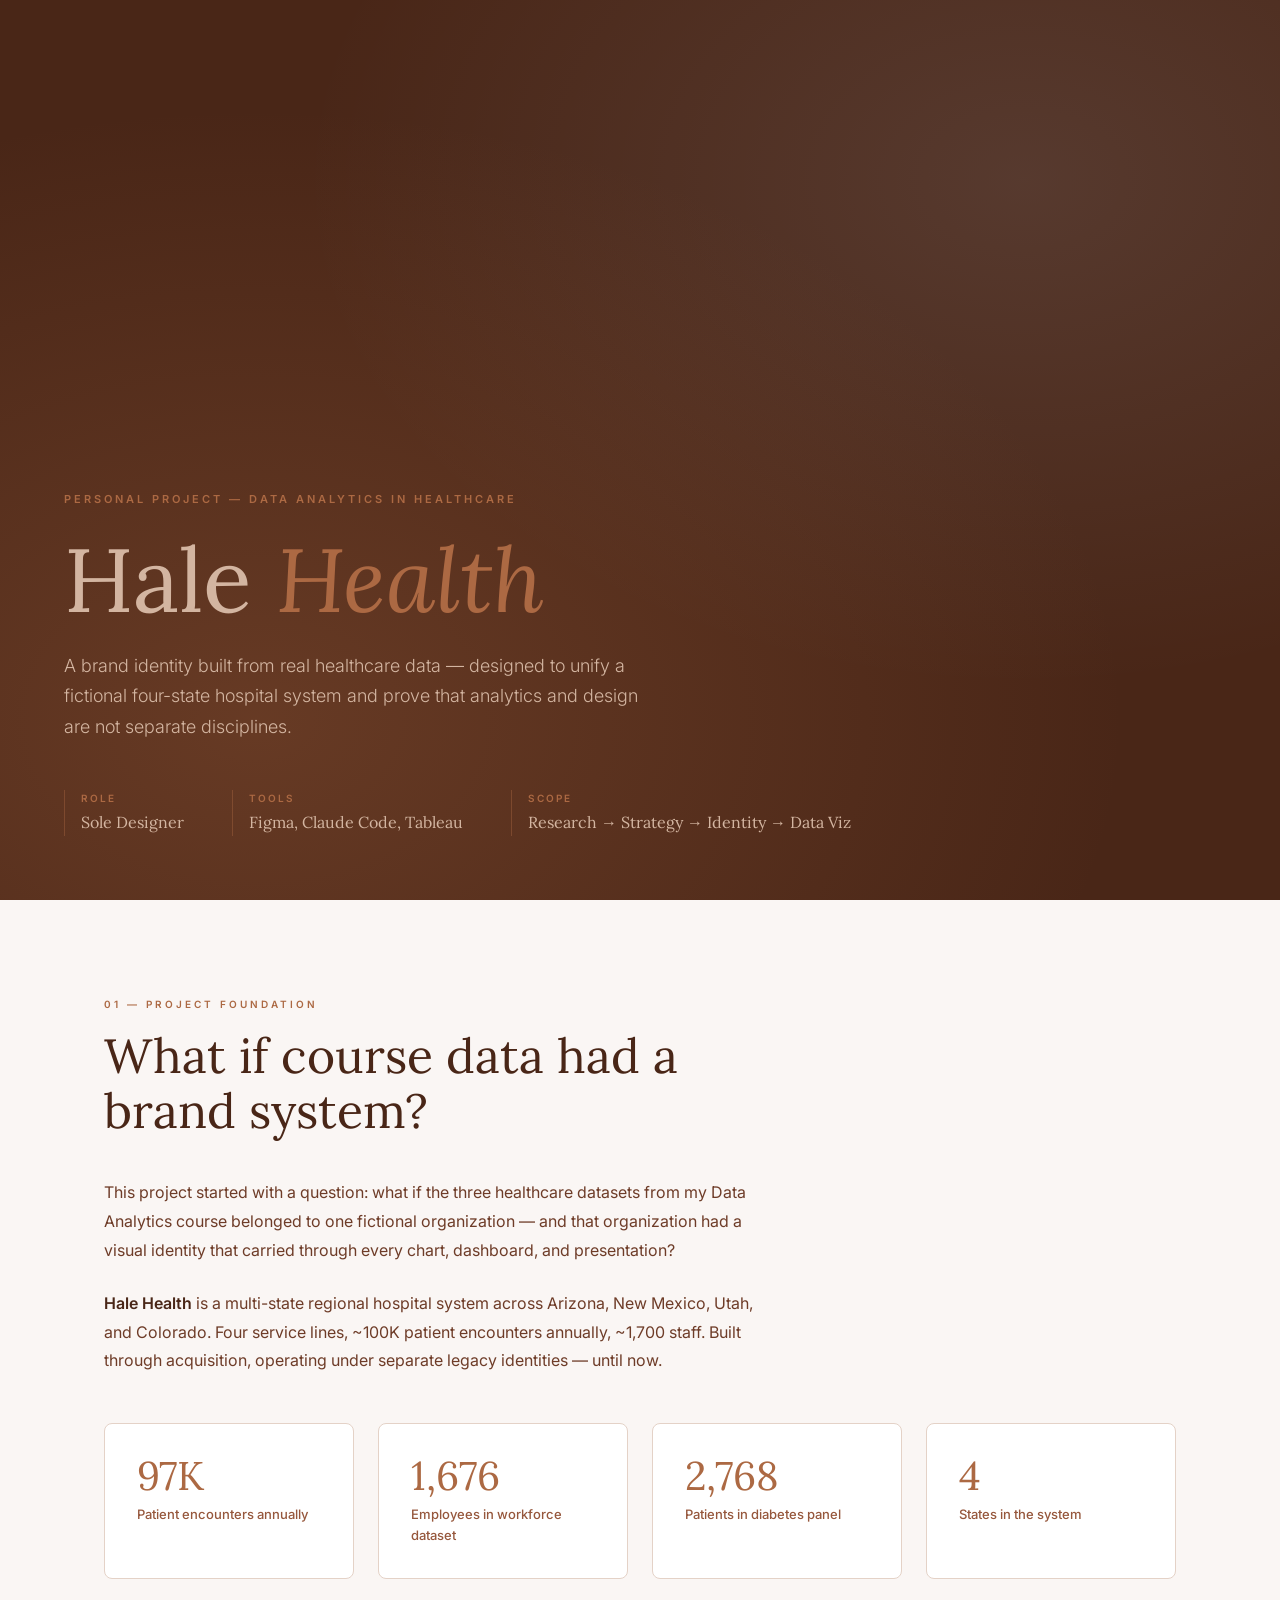
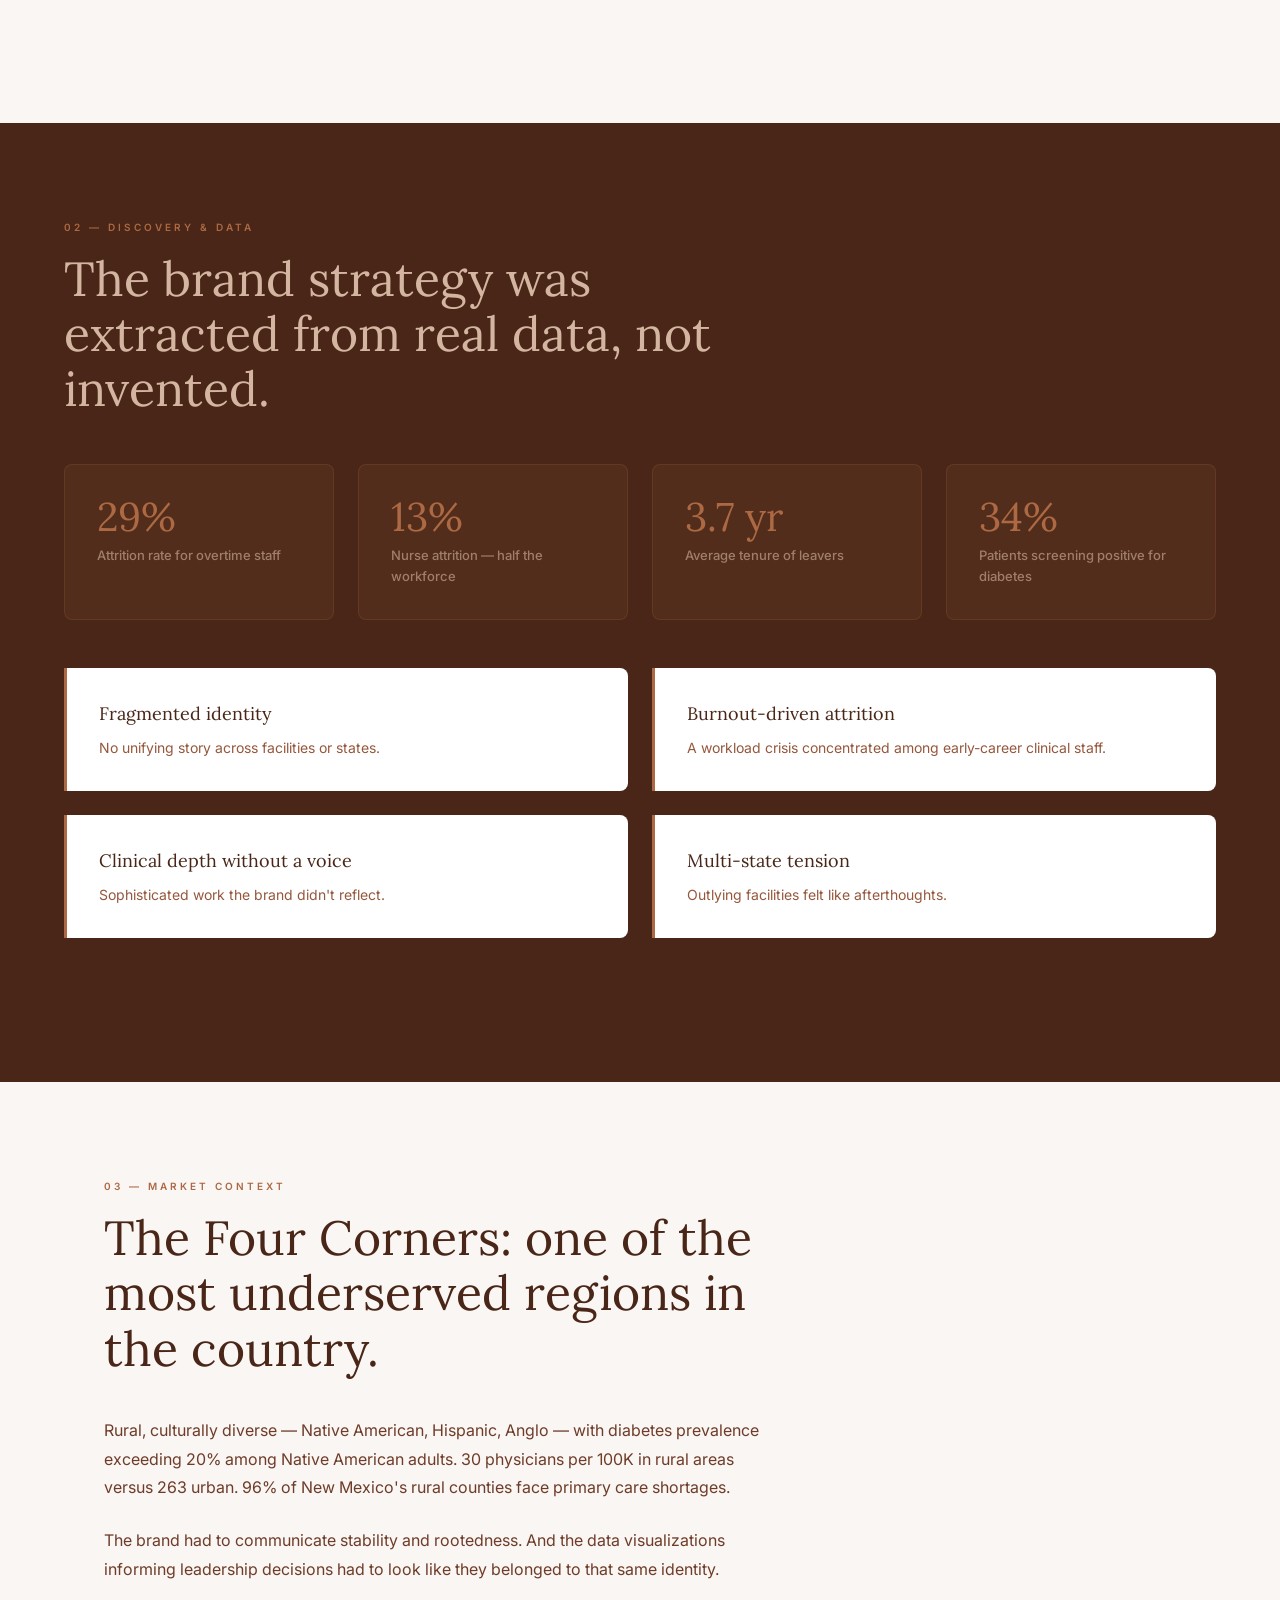
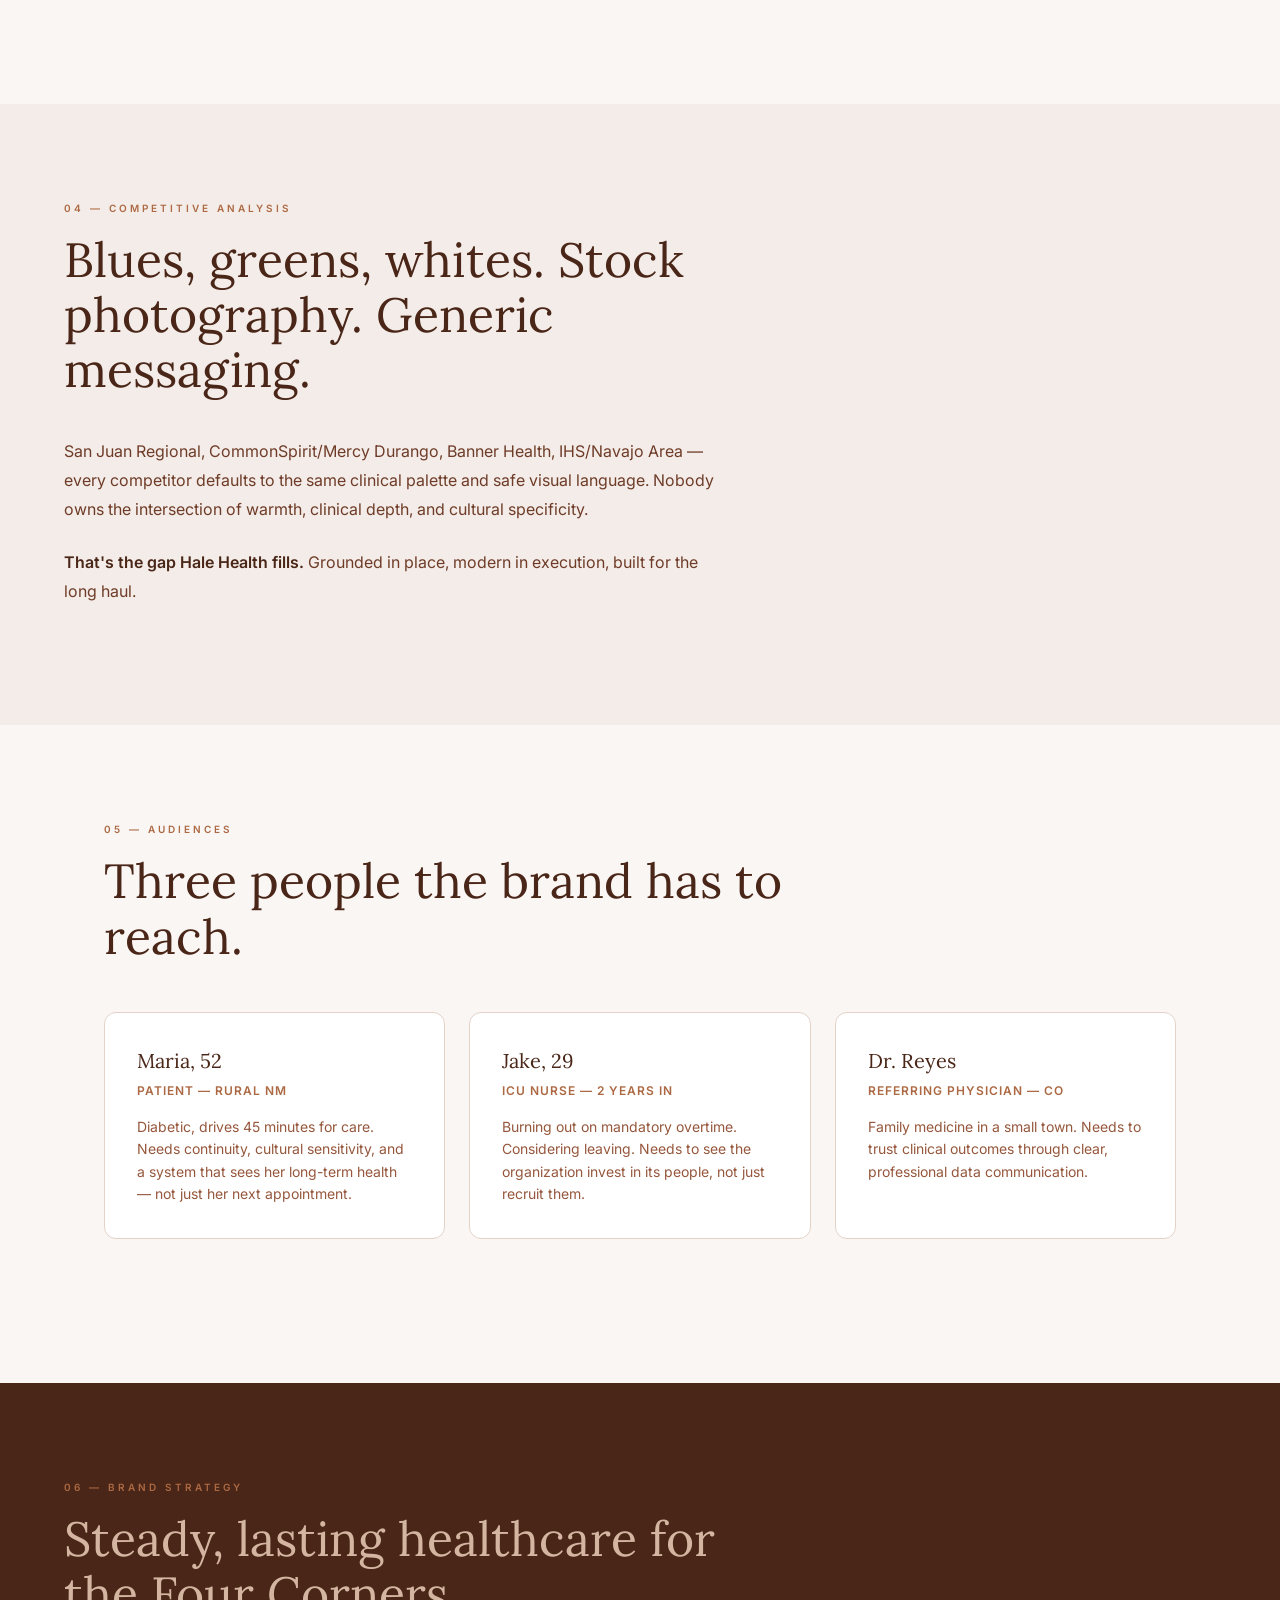
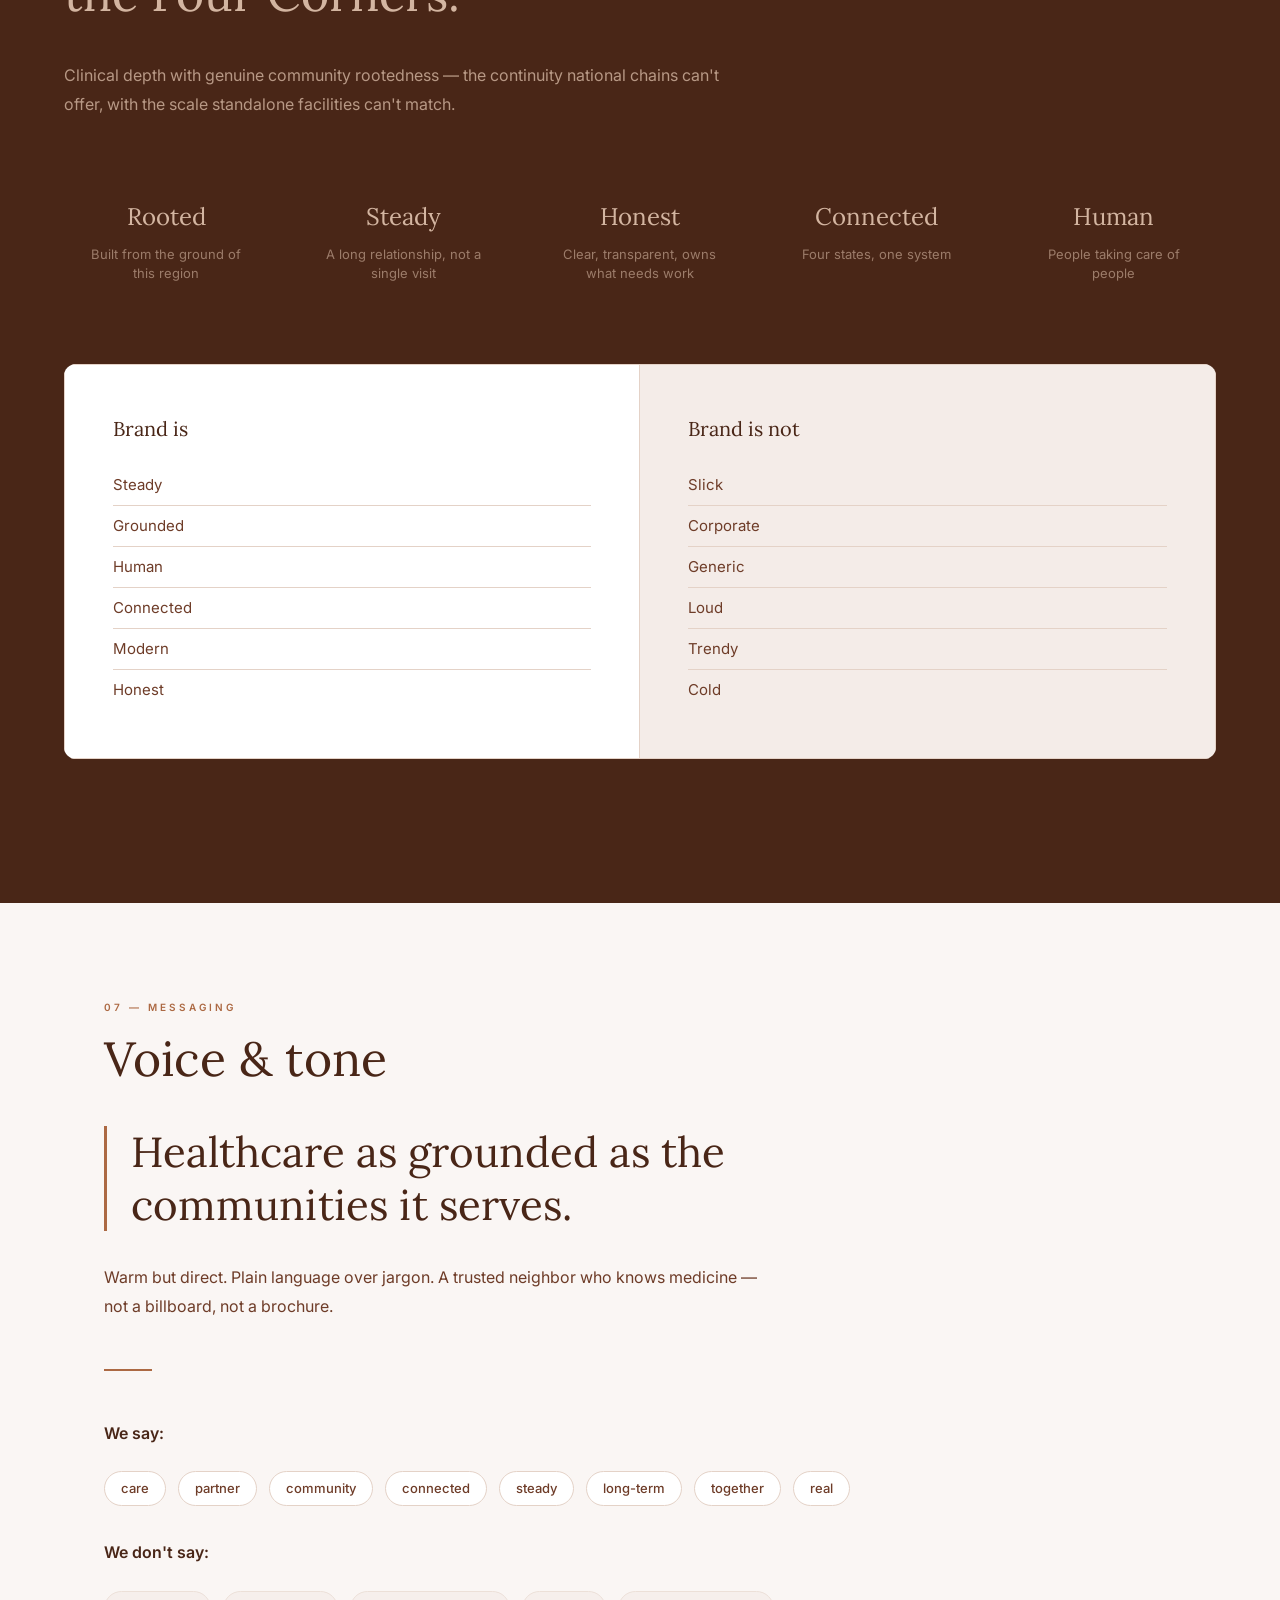
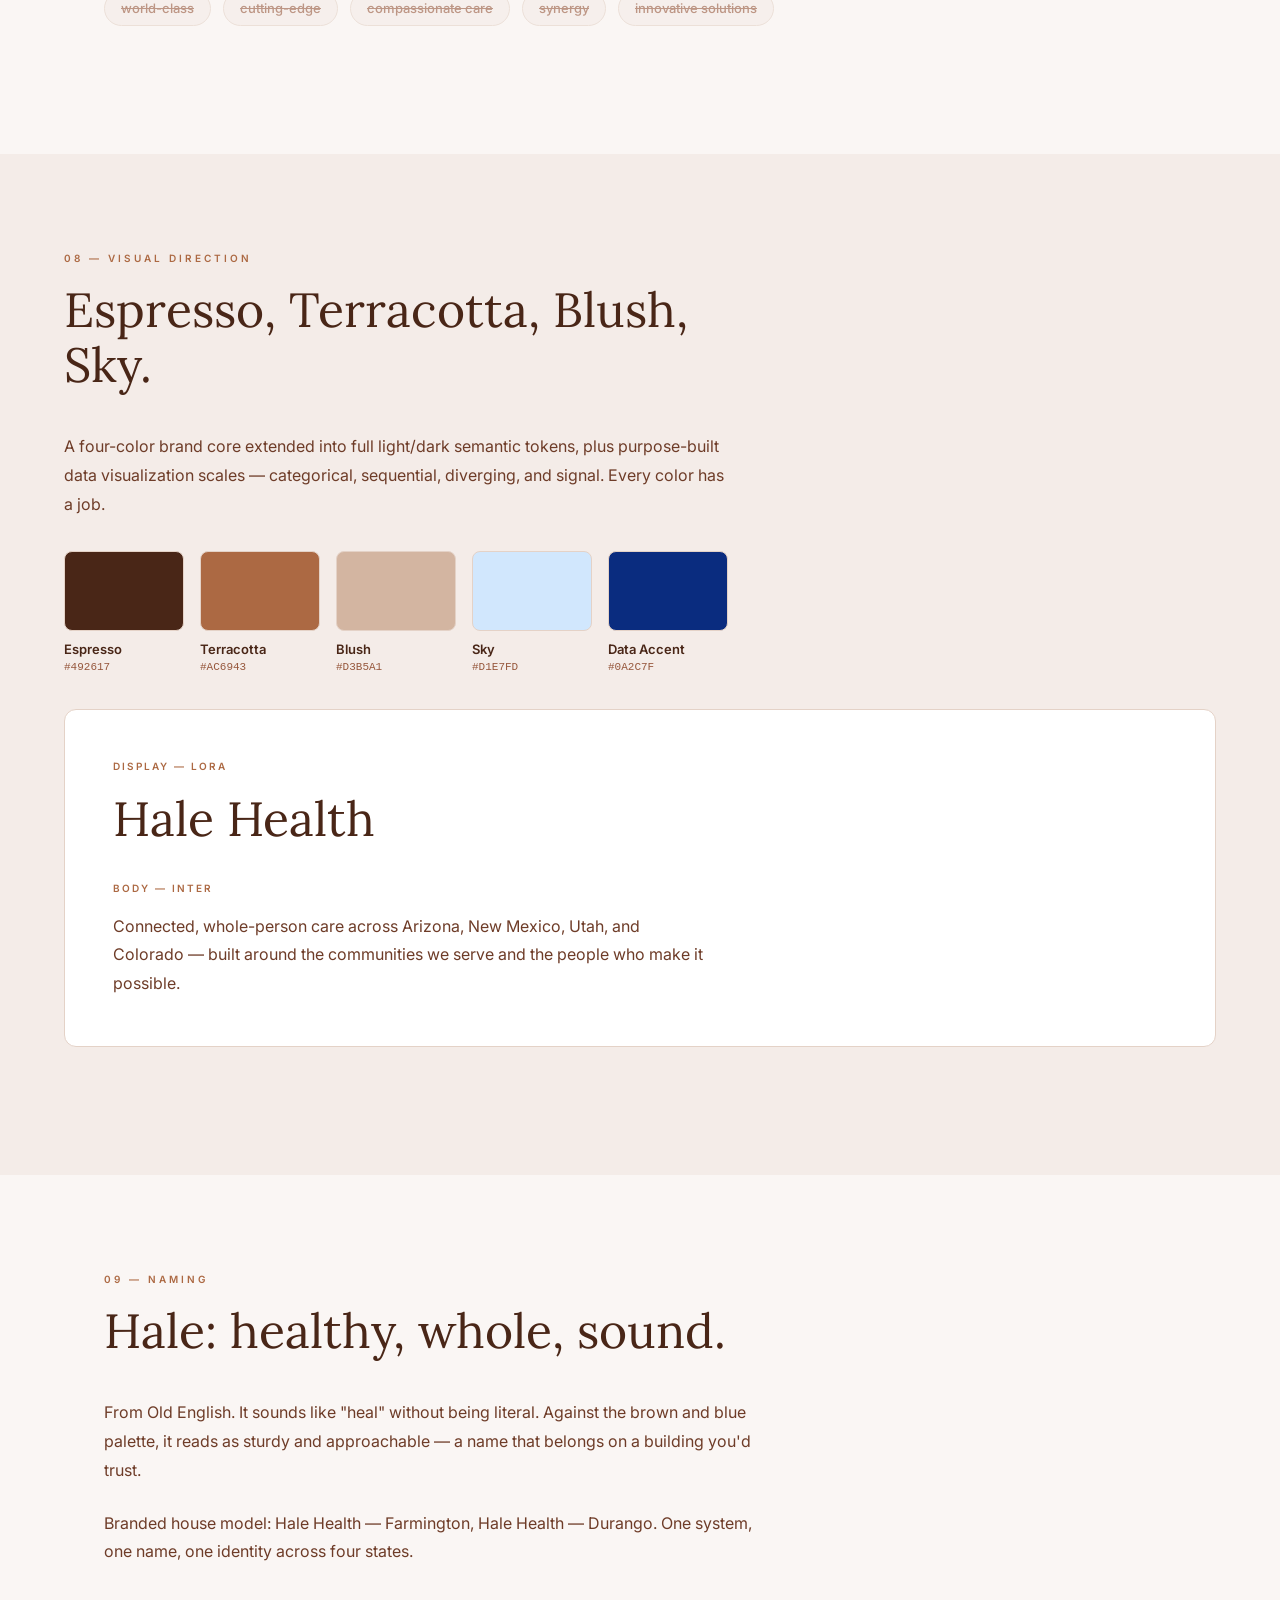
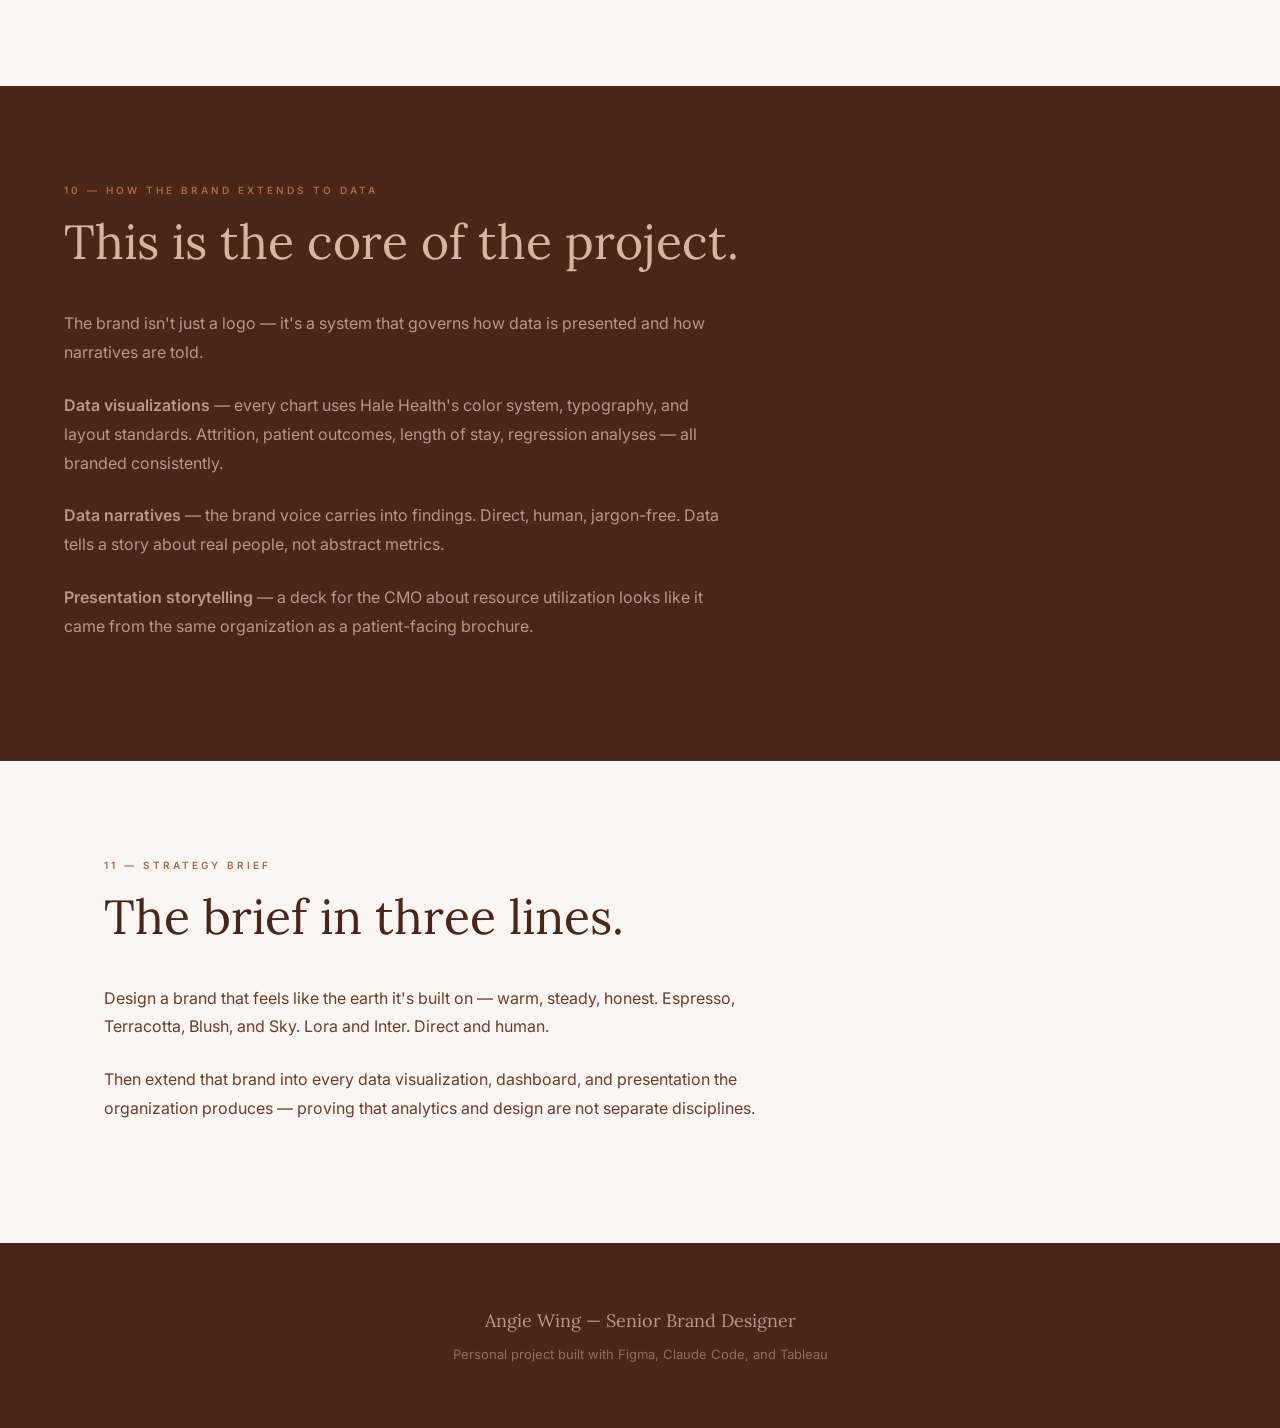
<file: Hale Presenation/hale-health-case-study.html>
<!DOCTYPE html>
<html lang="en">
<head>
<meta charset="UTF-8">
<meta name="viewport" content="width=device-width, initial-scale=1.0">
<script src="https://mcp.figma.com/mcp/html-to-design/capture.js" async></script>
<title>Hale Health — Brand Identity Case Study</title>
<link href="https://fonts.googleapis.com/css2?family=Lora:ital,wght@0,400;0,500;0,600;0,700;1,400&family=Inter:wght@300;400;500;600;700&display=swap" rel="stylesheet">
<style>
  :root {
    --espresso: #492617;
    --terracotta: #AC6943;
    --blush: #D3B5A1;
    --sky: #D1E7FD;
    --bg-default: #FAF6F4;
    --bg-subtle: #F4ECE8;
    --surface: #FFFFFF;
    --border: #E4D2C7;
    --text-primary: #492617;
    --text-secondary: #6E3C28;
    --text-muted: #96573C;
    --accent-data: #0A2C7F;
  }

  * { margin: 0; padding: 0; box-sizing: border-box; }

  html { scroll-behavior: smooth; }

  body {
    font-family: 'Inter', sans-serif;
    background: var(--bg-default);
    color: var(--text-primary);
    line-height: 1.6;
    -webkit-font-smoothing: antialiased;
  }

  /* === HERO === */
  .hero {
    min-height: 100vh;
    display: flex;
    flex-direction: column;
    justify-content: flex-end;
    padding: 64px;
    position: relative;
    overflow: hidden;
    background: var(--espresso);
  }

  .hero::before {
    content: '';
    position: absolute;
    top: 0; left: 0; right: 0; bottom: 0;
    background:
      radial-gradient(ellipse at 20% 80%, rgba(172,105,67,0.3) 0%, transparent 60%),
      radial-gradient(ellipse at 80% 20%, rgba(209,231,253,0.1) 0%, transparent 50%);
    z-index: 1;
  }

  .hero-content {
    position: relative;
    z-index: 2;
    max-width: 900px;
  }

  .hero-label {
    font-family: 'Inter', sans-serif;
    font-size: 11px;
    font-weight: 600;
    letter-spacing: 3px;
    text-transform: uppercase;
    color: var(--terracotta);
    margin-bottom: 24px;
    opacity: 0;
    animation: fadeUp 0.8s ease forwards 0.3s;
  }

  .hero h1 {
    font-family: 'Lora', serif;
    font-size: clamp(48px, 7vw, 96px);
    font-weight: 400;
    color: var(--blush);
    line-height: 1.05;
    margin-bottom: 24px;
    opacity: 0;
    animation: fadeUp 0.8s ease forwards 0.5s;
  }

  .hero h1 em {
    font-style: italic;
    color: var(--terracotta);
  }

  .hero-sub {
    font-family: 'Inter', sans-serif;
    font-size: 18px;
    font-weight: 300;
    color: var(--blush);
    opacity: 0.7;
    max-width: 600px;
    line-height: 1.7;
    opacity: 0;
    animation: fadeUp 0.8s ease forwards 0.7s;
  }

  .hero-meta {
    margin-top: 48px;
    display: flex;
    gap: 48px;
    opacity: 0;
    animation: fadeUp 0.8s ease forwards 0.9s;
  }

  .hero-meta-item {
    border-left: 1px solid rgba(172,105,67,0.4);
    padding-left: 16px;
  }

  .hero-meta-label {
    font-size: 10px;
    font-weight: 600;
    letter-spacing: 2px;
    text-transform: uppercase;
    color: var(--terracotta);
    margin-bottom: 4px;
  }

  .hero-meta-value {
    font-family: 'Lora', serif;
    font-size: 16px;
    color: var(--blush);
  }

  /* === SECTIONS === */
  .section {
    padding: 96px 64px;
    max-width: 1200px;
    margin: 0 auto;
  }

  .section-dark {
    background: var(--espresso);
    max-width: 100%;
    padding: 96px 64px;
  }

  .section-dark .section-inner {
    max-width: 1200px;
    margin: 0 auto;
  }

  .section-accent {
    background: var(--bg-subtle);
    max-width: 100%;
    padding: 96px 64px;
  }

  .section-accent .section-inner {
    max-width: 1200px;
    margin: 0 auto;
  }

  .section-label {
    font-size: 10px;
    font-weight: 600;
    letter-spacing: 3px;
    text-transform: uppercase;
    color: var(--terracotta);
    margin-bottom: 16px;
  }

  .section-dark .section-label {
    color: var(--terracotta);
  }

  .section-title {
    font-family: 'Lora', serif;
    font-size: clamp(32px, 4vw, 48px);
    font-weight: 400;
    color: var(--text-primary);
    line-height: 1.15;
    margin-bottom: 40px;
    max-width: 700px;
  }

  .section-dark .section-title {
    color: var(--blush);
  }

  .body-text {
    font-size: 16px;
    font-weight: 400;
    color: var(--text-secondary);
    line-height: 1.8;
    max-width: 660px;
    margin-bottom: 24px;
  }

  .section-dark .body-text {
    color: var(--blush);
    opacity: 0.8;
  }

  .body-text strong {
    font-weight: 600;
    color: var(--text-primary);
  }

  .section-dark .body-text strong {
    color: var(--blush);
    opacity: 1;
  }

  /* === STAT CARDS === */
  .stat-grid {
    display: grid;
    grid-template-columns: repeat(auto-fit, minmax(220px, 1fr));
    gap: 24px;
    margin: 48px 0;
  }

  .stat-card {
    background: var(--surface);
    border: 1px solid var(--border);
    border-radius: 8px;
    padding: 32px;
  }

  .section-dark .stat-card {
    background: rgba(172,105,67,0.1);
    border-color: rgba(172,105,67,0.2);
  }

  .stat-value {
    font-family: 'Lora', serif;
    font-size: 40px;
    font-weight: 400;
    color: var(--terracotta);
    line-height: 1;
    margin-bottom: 8px;
  }

  .stat-label {
    font-size: 13px;
    font-weight: 500;
    color: var(--text-muted);
  }

  .section-dark .stat-label {
    color: var(--blush);
    opacity: 0.6;
  }

  /* === THEME CARDS === */
  .theme-grid {
    display: grid;
    grid-template-columns: 1fr 1fr;
    gap: 24px;
    margin: 48px 0;
  }

  .theme-card {
    padding: 32px;
    border-left: 3px solid var(--terracotta);
    background: var(--surface);
    border-radius: 0 8px 8px 0;
  }

  .theme-card h4 {
    font-family: 'Lora', serif;
    font-size: 18px;
    font-weight: 400;
    color: var(--text-primary);
    margin-bottom: 8px;
  }

  .theme-card p {
    font-size: 14px;
    color: var(--text-muted);
    line-height: 1.6;
  }

  /* === VALUES === */
  .values-row {
    display: flex;
    gap: 32px;
    margin: 48px 0;
    flex-wrap: wrap;
  }

  .value-item {
    flex: 1;
    min-width: 160px;
    text-align: center;
    padding: 32px 16px;
  }

  .value-word {
    font-family: 'Lora', serif;
    font-size: 24px;
    font-weight: 400;
    color: var(--blush);
    margin-bottom: 8px;
  }

  .value-desc {
    font-size: 13px;
    color: var(--blush);
    opacity: 0.6;
    line-height: 1.5;
  }

  /* === COLOR SWATCHES === */
  .swatch-row {
    display: flex;
    gap: 16px;
    margin: 32px 0;
    flex-wrap: wrap;
  }

  .swatch {
    width: 120px;
  }

  .swatch-color {
    width: 120px;
    height: 80px;
    border-radius: 8px;
    margin-bottom: 8px;
    border: 1px solid var(--border);
  }

  .swatch-name {
    font-size: 13px;
    font-weight: 600;
    color: var(--text-primary);
  }

  .swatch-hex {
    font-size: 11px;
    color: var(--text-muted);
    font-family: monospace;
  }

  /* === FONT SPECIMEN === */
  .font-specimen {
    background: var(--surface);
    border: 1px solid var(--border);
    border-radius: 12px;
    padding: 48px;
    margin: 32px 0;
  }

  .font-specimen-label {
    font-size: 10px;
    font-weight: 600;
    letter-spacing: 2px;
    text-transform: uppercase;
    color: var(--terracotta);
    margin-bottom: 16px;
  }

  .font-specimen-display {
    font-family: 'Lora', serif;
    font-size: 48px;
    font-weight: 400;
    color: var(--text-primary);
    line-height: 1.2;
    margin-bottom: 8px;
  }

  .font-specimen-body {
    font-family: 'Inter', sans-serif;
    font-size: 16px;
    color: var(--text-secondary);
    line-height: 1.8;
    max-width: 600px;
  }

  /* === BRAND IS/ISNT === */
  .brand-grid {
    display: grid;
    grid-template-columns: 1fr 1fr;
    gap: 0;
    margin: 48px 0;
    border-radius: 12px;
    overflow: hidden;
  }

  .brand-col {
    padding: 48px;
  }

  .brand-col-is {
    background: var(--surface);
    border: 1px solid var(--border);
  }

  .brand-col-isnt {
    background: var(--bg-subtle);
    border: 1px solid var(--border);
    border-left: none;
  }

  .brand-col h4 {
    font-family: 'Lora', serif;
    font-size: 20px;
    font-weight: 400;
    margin-bottom: 20px;
    color: var(--text-primary);
  }

  .brand-col ul {
    list-style: none;
  }

  .brand-col li {
    font-size: 15px;
    color: var(--text-secondary);
    padding: 8px 0;
    border-bottom: 1px solid var(--border);
  }

  .brand-col li:last-child {
    border-bottom: none;
  }

  /* === PERSONA CARDS === */
  .persona-grid {
    display: grid;
    grid-template-columns: repeat(3, 1fr);
    gap: 24px;
    margin: 48px 0;
  }

  .persona-card {
    background: var(--surface);
    border: 1px solid var(--border);
    border-radius: 12px;
    padding: 32px;
  }

  .persona-name {
    font-family: 'Lora', serif;
    font-size: 20px;
    font-weight: 400;
    color: var(--text-primary);
    margin-bottom: 4px;
  }

  .persona-role {
    font-size: 12px;
    font-weight: 600;
    letter-spacing: 1px;
    text-transform: uppercase;
    color: var(--terracotta);
    margin-bottom: 16px;
  }

  .persona-desc {
    font-size: 14px;
    color: var(--text-muted);
    line-height: 1.6;
  }

  /* === MESSAGING === */
  .message-primary {
    font-family: 'Lora', serif;
    font-size: clamp(28px, 3.5vw, 42px);
    font-weight: 400;
    color: var(--text-primary);
    line-height: 1.25;
    max-width: 700px;
    margin: 32px 0;
    padding-left: 24px;
    border-left: 3px solid var(--terracotta);
  }

  /* === WORD LIST === */
  .word-list {
    display: flex;
    gap: 12px;
    flex-wrap: wrap;
    margin: 16px 0 32px;
  }

  .word-tag {
    font-size: 13px;
    font-weight: 500;
    padding: 6px 16px;
    border-radius: 100px;
    background: var(--surface);
    border: 1px solid var(--border);
    color: var(--text-secondary);
  }

  .word-tag.avoid {
    background: var(--bg-subtle);
    color: var(--text-muted);
    text-decoration: line-through;
    opacity: 0.6;
  }

  /* === DIVIDER === */
  .divider {
    width: 48px;
    height: 2px;
    background: var(--terracotta);
    margin: 48px 0;
  }

  /* === FOOTER === */
  .footer {
    padding: 64px;
    text-align: center;
    background: var(--espresso);
  }

  .footer p {
    font-size: 13px;
    color: var(--blush);
    opacity: 0.5;
  }

  .footer .footer-name {
    font-family: 'Lora', serif;
    font-size: 18px;
    font-weight: 400;
    color: var(--blush);
    opacity: 0.8;
    margin-bottom: 8px;
  }

  /* === ANIMATIONS === */
  @keyframes fadeUp {
    from { opacity: 0; transform: translateY(20px); }
    to { opacity: 1; transform: translateY(0); }
  }

  /* === RESPONSIVE === */
  @media (max-width: 768px) {
    .hero, .section, .section-dark, .section-accent { padding: 48px 32px; }
    .theme-grid, .brand-grid, .persona-grid { grid-template-columns: 1fr; }
    .hero-meta { flex-direction: column; gap: 24px; }
    .brand-col-isnt { border-left: 1px solid var(--border); border-top: none; }
  }
</style>
</head>
<body>

<!-- HERO -->
<section class="hero">
  <div class="hero-content">
    <div class="hero-label">Personal Project — Data Analytics in Healthcare</div>
    <h1>Hale <em>Health</em></h1>
    <p class="hero-sub">A brand identity built from real healthcare data — designed to unify a fictional four-state hospital system and prove that analytics and design are not separate disciplines.</p>
    <div class="hero-meta">
      <div class="hero-meta-item">
        <div class="hero-meta-label">Role</div>
        <div class="hero-meta-value">Sole Designer</div>
      </div>
      <div class="hero-meta-item">
        <div class="hero-meta-label">Tools</div>
        <div class="hero-meta-value">Figma, Claude Code, Tableau</div>
      </div>
      <div class="hero-meta-item">
        <div class="hero-meta-label">Scope</div>
        <div class="hero-meta-value">Research → Strategy → Identity → Data Viz</div>
      </div>
    </div>
  </div>
</section>

<!-- PROJECT FOUNDATION -->
<section class="section">
  <div class="section-label">01 — Project Foundation</div>
  <h2 class="section-title">What if course data had a brand system?</h2>
  <p class="body-text">This project started with a question: what if the three healthcare datasets from my Data Analytics course belonged to one fictional organization — and that organization had a visual identity that carried through every chart, dashboard, and presentation?</p>
  <p class="body-text"><strong>Hale Health</strong> is a multi-state regional hospital system across Arizona, New Mexico, Utah, and Colorado. Four service lines, ~100K patient encounters annually, ~1,700 staff. Built through acquisition, operating under separate legacy identities — until now.</p>

  <div class="stat-grid">
    <div class="stat-card">
      <div class="stat-value">97K</div>
      <div class="stat-label">Patient encounters annually</div>
    </div>
    <div class="stat-card">
      <div class="stat-value">1,676</div>
      <div class="stat-label">Employees in workforce dataset</div>
    </div>
    <div class="stat-card">
      <div class="stat-value">2,768</div>
      <div class="stat-label">Patients in diabetes panel</div>
    </div>
    <div class="stat-card">
      <div class="stat-value">4</div>
      <div class="stat-label">States in the system</div>
    </div>
  </div>
</section>

<!-- DISCOVERY -->
<section class="section-dark">
  <div class="section-inner">
    <div class="section-label">02 — Discovery & Data</div>
    <h2 class="section-title">The brand strategy was extracted from real data, not invented.</h2>

    <div class="stat-grid">
      <div class="stat-card">
        <div class="stat-value">29%</div>
        <div class="stat-label">Attrition rate for overtime staff</div>
      </div>
      <div class="stat-card">
        <div class="stat-value">13%</div>
        <div class="stat-label">Nurse attrition — half the workforce</div>
      </div>
      <div class="stat-card">
        <div class="stat-value">3.7 yr</div>
        <div class="stat-label">Average tenure of leavers</div>
      </div>
      <div class="stat-card">
        <div class="stat-value">34%</div>
        <div class="stat-label">Patients screening positive for diabetes</div>
      </div>
    </div>

    <div class="theme-grid">
      <div class="theme-card">
        <h4>Fragmented identity</h4>
        <p>No unifying story across facilities or states.</p>
      </div>
      <div class="theme-card">
        <h4>Burnout-driven attrition</h4>
        <p>A workload crisis concentrated among early-career clinical staff.</p>
      </div>
      <div class="theme-card">
        <h4>Clinical depth without a voice</h4>
        <p>Sophisticated work the brand didn't reflect.</p>
      </div>
      <div class="theme-card">
        <h4>Multi-state tension</h4>
        <p>Outlying facilities felt like afterthoughts.</p>
      </div>
    </div>
  </div>
</section>

<!-- MARKET -->
<section class="section">
  <div class="section-label">03 — Market Context</div>
  <h2 class="section-title">The Four Corners: one of the most underserved regions in the country.</h2>
  <p class="body-text">Rural, culturally diverse — Native American, Hispanic, Anglo — with diabetes prevalence exceeding 20% among Native American adults. 30 physicians per 100K in rural areas versus 263 urban. 96% of New Mexico's rural counties face primary care shortages.</p>
  <p class="body-text">The brand had to communicate stability and rootedness. And the data visualizations informing leadership decisions had to look like they belonged to that same identity.</p>
</section>

<!-- COMPETITIVE -->
<section class="section-accent">
  <div class="section-inner">
    <div class="section-label">04 — Competitive Analysis</div>
    <h2 class="section-title">Blues, greens, whites. Stock photography. Generic messaging.</h2>
    <p class="body-text">San Juan Regional, CommonSpirit/Mercy Durango, Banner Health, IHS/Navajo Area — every competitor defaults to the same clinical palette and safe visual language. Nobody owns the intersection of warmth, clinical depth, and cultural specificity.</p>
    <p class="body-text"><strong>That's the gap Hale Health fills.</strong> Grounded in place, modern in execution, built for the long haul.</p>
  </div>
</section>

<!-- AUDIENCES -->
<section class="section">
  <div class="section-label">05 — Audiences</div>
  <h2 class="section-title">Three people the brand has to reach.</h2>

  <div class="persona-grid">
    <div class="persona-card">
      <div class="persona-name">Maria, 52</div>
      <div class="persona-role">Patient — Rural NM</div>
      <div class="persona-desc">Diabetic, drives 45 minutes for care. Needs continuity, cultural sensitivity, and a system that sees her long-term health — not just her next appointment.</div>
    </div>
    <div class="persona-card">
      <div class="persona-name">Jake, 29</div>
      <div class="persona-role">ICU Nurse — 2 Years In</div>
      <div class="persona-desc">Burning out on mandatory overtime. Considering leaving. Needs to see the organization invest in its people, not just recruit them.</div>
    </div>
    <div class="persona-card">
      <div class="persona-name">Dr. Reyes</div>
      <div class="persona-role">Referring Physician — CO</div>
      <div class="persona-desc">Family medicine in a small town. Needs to trust clinical outcomes through clear, professional data communication.</div>
    </div>
  </div>
</section>

<!-- BRAND STRATEGY -->
<section class="section-dark">
  <div class="section-inner">
    <div class="section-label">06 — Brand Strategy</div>
    <h2 class="section-title">Steady, lasting healthcare for the Four Corners.</h2>
    <p class="body-text">Clinical depth with genuine community rootedness — the continuity national chains can't offer, with the scale standalone facilities can't match.</p>

    <div class="values-row">
      <div class="value-item">
        <div class="value-word">Rooted</div>
        <div class="value-desc">Built from the ground of this region</div>
      </div>
      <div class="value-item">
        <div class="value-word">Steady</div>
        <div class="value-desc">A long relationship, not a single visit</div>
      </div>
      <div class="value-item">
        <div class="value-word">Honest</div>
        <div class="value-desc">Clear, transparent, owns what needs work</div>
      </div>
      <div class="value-item">
        <div class="value-word">Connected</div>
        <div class="value-desc">Four states, one system</div>
      </div>
      <div class="value-item">
        <div class="value-word">Human</div>
        <div class="value-desc">People taking care of people</div>
      </div>
    </div>

    <div class="brand-grid">
      <div class="brand-col brand-col-is">
        <h4>Brand is</h4>
        <ul>
          <li>Steady</li>
          <li>Grounded</li>
          <li>Human</li>
          <li>Connected</li>
          <li>Modern</li>
          <li>Honest</li>
        </ul>
      </div>
      <div class="brand-col brand-col-isnt">
        <h4>Brand is not</h4>
        <ul>
          <li>Slick</li>
          <li>Corporate</li>
          <li>Generic</li>
          <li>Loud</li>
          <li>Trendy</li>
          <li>Cold</li>
        </ul>
      </div>
    </div>
  </div>
</section>

<!-- MESSAGING -->
<section class="section">
  <div class="section-label">07 — Messaging</div>
  <h2 class="section-title">Voice & tone</h2>

  <div class="message-primary">Healthcare as grounded as the communities it serves.</div>

  <p class="body-text">Warm but direct. Plain language over jargon. A trusted neighbor who knows medicine — not a billboard, not a brochure.</p>

  <div class="divider"></div>

  <p class="body-text"><strong>We say:</strong></p>
  <div class="word-list">
    <span class="word-tag">care</span>
    <span class="word-tag">partner</span>
    <span class="word-tag">community</span>
    <span class="word-tag">connected</span>
    <span class="word-tag">steady</span>
    <span class="word-tag">long-term</span>
    <span class="word-tag">together</span>
    <span class="word-tag">real</span>
  </div>

  <p class="body-text"><strong>We don't say:</strong></p>
  <div class="word-list">
    <span class="word-tag avoid">world-class</span>
    <span class="word-tag avoid">cutting-edge</span>
    <span class="word-tag avoid">compassionate care</span>
    <span class="word-tag avoid">synergy</span>
    <span class="word-tag avoid">innovative solutions</span>
  </div>
</section>

<!-- VISUAL DIRECTION -->
<section class="section-accent">
  <div class="section-inner">
    <div class="section-label">08 — Visual Direction</div>
    <h2 class="section-title">Espresso, Terracotta, Blush, Sky.</h2>
    <p class="body-text">A four-color brand core extended into full light/dark semantic tokens, plus purpose-built data visualization scales — categorical, sequential, diverging, and signal. Every color has a job.</p>

    <div class="swatch-row">
      <div class="swatch">
        <div class="swatch-color" style="background: #492617;"></div>
        <div class="swatch-name">Espresso</div>
        <div class="swatch-hex">#492617</div>
      </div>
      <div class="swatch">
        <div class="swatch-color" style="background: #AC6943;"></div>
        <div class="swatch-name">Terracotta</div>
        <div class="swatch-hex">#AC6943</div>
      </div>
      <div class="swatch">
        <div class="swatch-color" style="background: #D3B5A1;"></div>
        <div class="swatch-name">Blush</div>
        <div class="swatch-hex">#D3B5A1</div>
      </div>
      <div class="swatch">
        <div class="swatch-color" style="background: #D1E7FD;"></div>
        <div class="swatch-name">Sky</div>
        <div class="swatch-hex">#D1E7FD</div>
      </div>
      <div class="swatch">
        <div class="swatch-color" style="background: #0A2C7F;"></div>
        <div class="swatch-name">Data Accent</div>
        <div class="swatch-hex">#0A2C7F</div>
      </div>
    </div>

    <div class="font-specimen">
      <div class="font-specimen-label">Display — Lora</div>
      <div class="font-specimen-display">Hale Health</div>
      <div style="height: 24px;"></div>
      <div class="font-specimen-label">Body — Inter</div>
      <div class="font-specimen-body">Connected, whole-person care across Arizona, New Mexico, Utah, and Colorado — built around the communities we serve and the people who make it possible.</div>
    </div>
  </div>
</section>

<!-- NAMING -->
<section class="section">
  <div class="section-label">09 — Naming</div>
  <h2 class="section-title">Hale: healthy, whole, sound.</h2>
  <p class="body-text">From Old English. It sounds like "heal" without being literal. Against the brown and blue palette, it reads as sturdy and approachable — a name that belongs on a building you'd trust.</p>
  <p class="body-text">Branded house model: Hale Health — Farmington, Hale Health — Durango. One system, one name, one identity across four states.</p>
</section>

<!-- HOW BRAND EXTENDS TO DATA -->
<section class="section-dark">
  <div class="section-inner">
    <div class="section-label">10 — How the Brand Extends to Data</div>
    <h2 class="section-title">This is the core of the project.</h2>
    <p class="body-text">The brand isn't just a logo — it's a system that governs how data is presented and how narratives are told.</p>
    <p class="body-text"><strong>Data visualizations</strong> — every chart uses Hale Health's color system, typography, and layout standards. Attrition, patient outcomes, length of stay, regression analyses — all branded consistently.</p>
    <p class="body-text"><strong>Data narratives</strong> — the brand voice carries into findings. Direct, human, jargon-free. Data tells a story about real people, not abstract metrics.</p>
    <p class="body-text"><strong>Presentation storytelling</strong> — a deck for the CMO about resource utilization looks like it came from the same organization as a patient-facing brochure.</p>
  </div>
</section>

<!-- STRATEGY BRIEF -->
<section class="section">
  <div class="section-label">11 — Strategy Brief</div>
  <h2 class="section-title">The brief in three lines.</h2>
  <p class="body-text">Design a brand that feels like the earth it's built on — warm, steady, honest. Espresso, Terracotta, Blush, and Sky. Lora and Inter. Direct and human.</p>
  <p class="body-text">Then extend that brand into every data visualization, dashboard, and presentation the organization produces — proving that analytics and design are not separate disciplines.</p>
</section>

<!-- FOOTER -->
<section class="footer">
  <div class="footer-name">Angie Wing — Senior Brand Designer</div>
  <p>Personal project built with Figma, Claude Code, and Tableau</p>
</section>

</body>
</html>
</file>
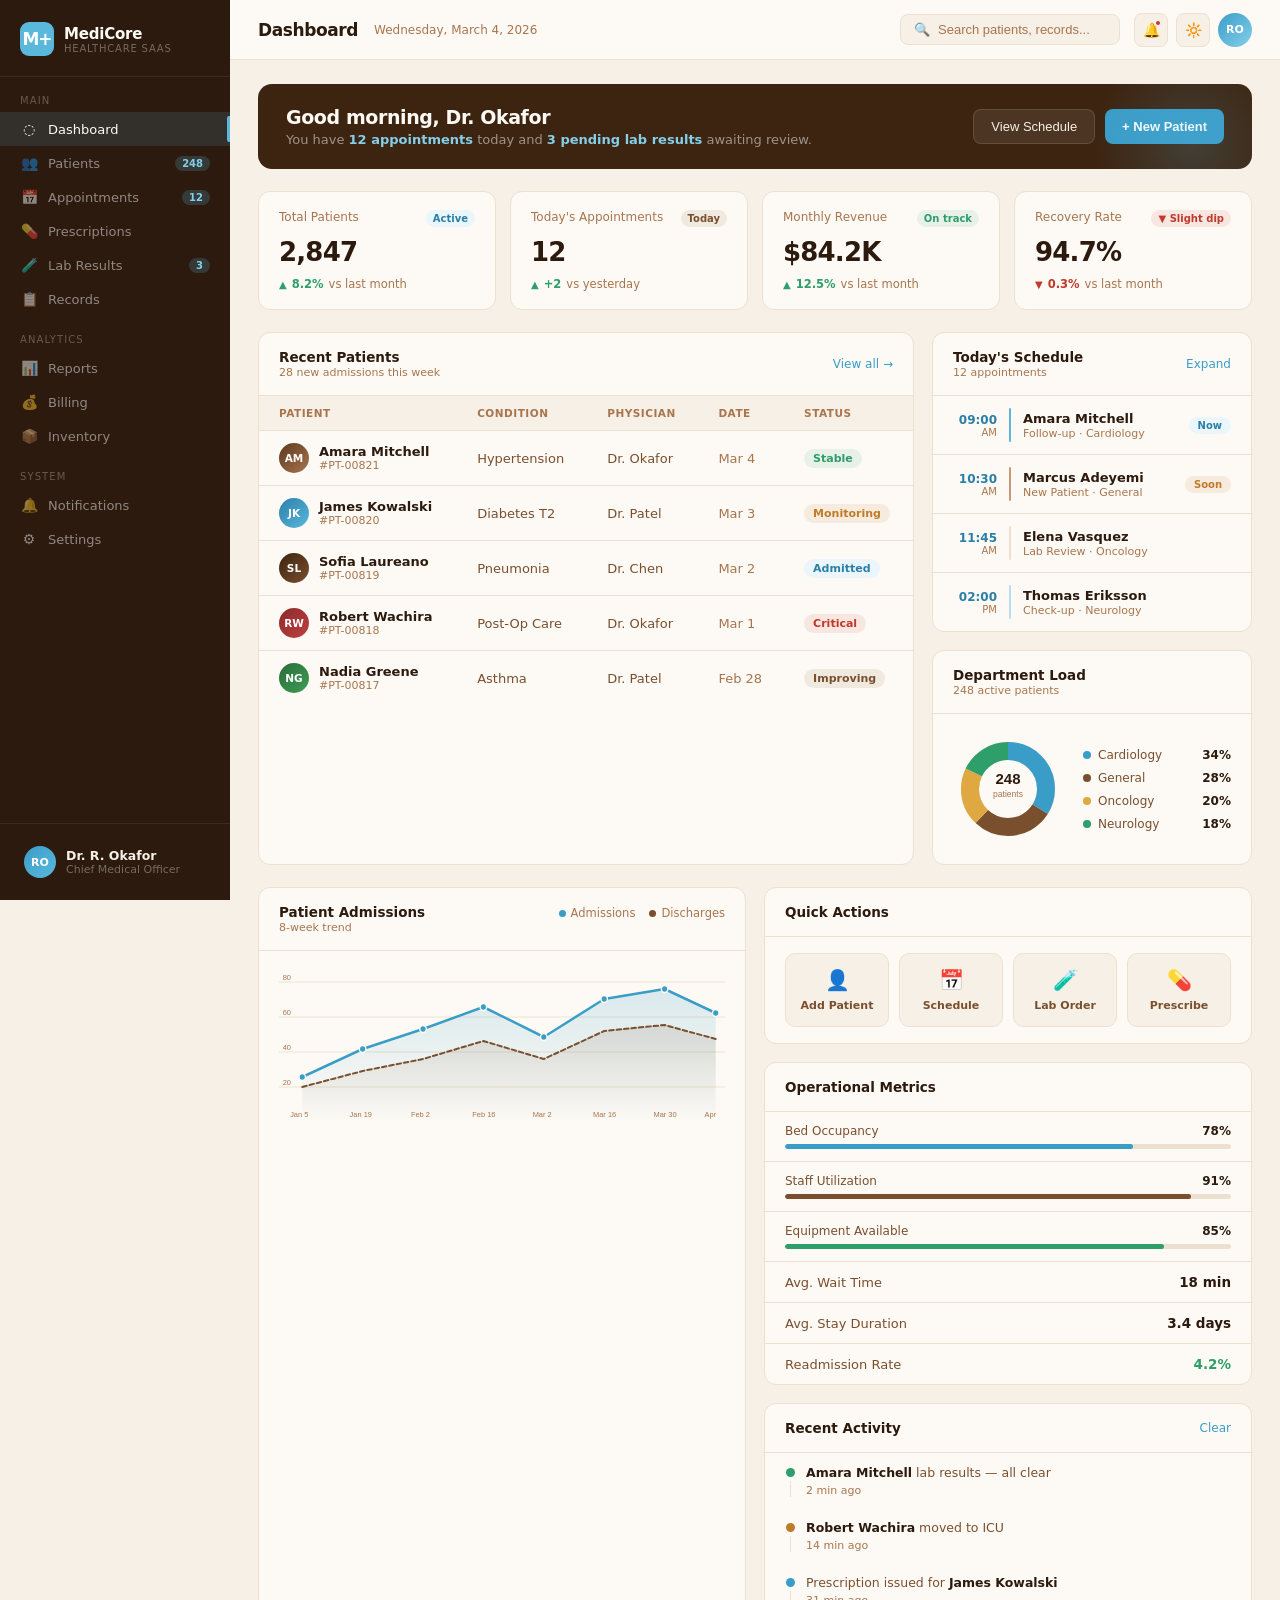
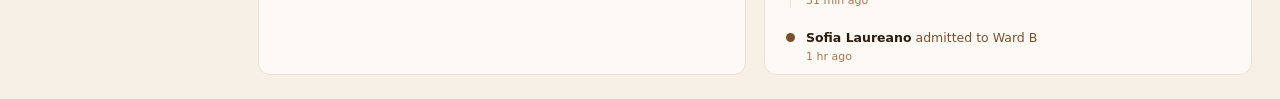
<file: healthcare-dashboard/light-dashboard.html>
<!DOCTYPE html>
<html lang="en">
<head>
  <meta charset="UTF-8" />
  <meta name="viewport" content="width=device-width, initial-scale=1.0" />
  <title>MediCore — Light Dashboard</title>
  <style>
    *, *::before, *::after { box-sizing: border-box; margin: 0; padding: 0; }

    :root {
      /* Core palette */
      --cream-50:  #FDFAF5;
      --cream-100: #F7F0E6;
      --cream-200: #EDE0CE;
      --cream-300: #DEC9AE;

      --brown-900: #2C1A0E;
      --brown-800: #3D2410;
      --brown-700: #5C3820;
      --brown-600: #7A4F2E;
      --brown-400: #A8754E;
      --brown-300: #C49878;
      --brown-200: #DEC0A0;

      --blue-600:  #2A7FA8;
      --blue-500:  #3A9DC8;
      --blue-400:  #5BB8DD;
      --blue-300:  #85CFEA;
      --blue-100:  #D6EEF7;
      --blue-50:   #EBF6FB;

      --green:  #2E9E6B;
      --red:    #C0392B;
      --amber:  #C07B2A;

      --bg:         var(--cream-100);
      --surface:    var(--cream-50);
      --sidebar-bg: var(--brown-900);
      --border:     var(--cream-200);

      --text-dark:    var(--brown-900);
      --text-mid:     var(--brown-600);
      --text-soft:    var(--brown-400);
      --text-on-dark: var(--cream-100);

      --sidebar-w: 230px;
      --topbar-h:  60px;
    }

    body {
      font-family: -apple-system, BlinkMacSystemFont, 'Segoe UI', system-ui, sans-serif;
      background: var(--bg);
      color: var(--text-dark);
      display: flex;
      min-height: 100vh;
      font-size: 13.5px;
    }

    /* ── SIDEBAR ── */
    .sidebar {
      width: var(--sidebar-w);
      background: var(--sidebar-bg);
      display: flex;
      flex-direction: column;
      position: fixed;
      inset: 0 auto 0 0;
      overflow-y: auto;
    }

    .sidebar-logo {
      display: flex;
      align-items: center;
      gap: 10px;
      padding: 22px 20px 20px;
      border-bottom: 1px solid rgba(255,255,255,0.07);
    }

    .logo-mark {
      width: 34px; height: 34px;
      background: var(--blue-400);
      border-radius: 9px;
      display: flex; align-items: center; justify-content: center;
      font-size: 17px; font-weight: 900; color: #fff;
      letter-spacing: -1px;
      flex-shrink: 0;
    }

    .logo-name { font-size: 15px; font-weight: 700; color: var(--cream-50); letter-spacing: -0.2px; }
    .logo-tag  { font-size: 10px; color: rgba(255,255,255,0.35); letter-spacing: 0.8px; text-transform: uppercase; }

    .nav-section {
      font-size: 10px;
      letter-spacing: 1.1px;
      text-transform: uppercase;
      color: rgba(255,255,255,0.28);
      padding: 18px 20px 6px;
    }

    .nav-link {
      display: flex; align-items: center; gap: 10px;
      padding: 9px 20px;
      color: rgba(255,255,255,0.48);
      font-size: 13px; font-weight: 500;
      cursor: pointer; text-decoration: none;
      transition: all 0.13s;
      position: relative;
    }

    .nav-link:hover { color: rgba(255,255,255,0.78); background: rgba(255,255,255,0.04); }

    .nav-link.active {
      color: var(--cream-50);
      background: rgba(91,184,221,0.14);
    }

    .nav-link.active::after {
      content: '';
      position: absolute;
      right: 0; top: 4px; bottom: 4px;
      width: 3px;
      background: var(--blue-400);
      border-radius: 2px 0 0 2px;
    }

    .nav-icon { width: 18px; text-align: center; font-size: 14px; flex-shrink: 0; }

    .nav-pill {
      margin-left: auto;
      background: rgba(91,184,221,0.2);
      color: var(--blue-300);
      font-size: 10px; font-weight: 700;
      padding: 2px 7px; border-radius: 10px;
    }

    .sidebar-bottom {
      margin-top: auto;
      border-top: 1px solid rgba(255,255,255,0.07);
      padding: 14px 16px;
    }

    .user-row {
      display: flex; align-items: center; gap: 10px;
      padding: 8px;
      border-radius: 8px;
      cursor: pointer;
      transition: background 0.13s;
    }

    .user-row:hover { background: rgba(255,255,255,0.06); }

    .avatar {
      width: 32px; height: 32px; border-radius: 50%;
      background: linear-gradient(135deg, var(--blue-500), var(--blue-400));
      display: flex; align-items: center; justify-content: center;
      font-size: 11px; font-weight: 700; color: #fff; flex-shrink: 0;
    }

    .user-name { font-size: 12.5px; font-weight: 600; color: var(--cream-100); }
    .user-role { font-size: 11px; color: rgba(255,255,255,0.35); }

    /* ── MAIN ── */
    .main { margin-left: var(--sidebar-w); flex: 1; display: flex; flex-direction: column; min-width: 0; }

    /* ── TOPBAR ── */
    .topbar {
      height: var(--topbar-h);
      background: var(--surface);
      border-bottom: 1px solid var(--border);
      display: flex; align-items: center; gap: 14px;
      padding: 0 28px;
      position: sticky; top: 0; z-index: 40;
    }

    .page-title { font-size: 17px; font-weight: 800; color: var(--text-dark); letter-spacing: -0.4px; }
    .page-date  { font-size: 12px; color: var(--text-soft); margin-left: 2px; }

    .search {
      margin-left: auto;
      display: flex; align-items: center; gap: 8px;
      background: var(--cream-100);
      border: 1px solid var(--border);
      border-radius: 8px;
      padding: 7px 13px;
      width: 220px;
    }

    .search input {
      background: none; border: none; outline: none;
      font-size: 13px; color: var(--text-dark); width: 100%;
    }

    .search input::placeholder { color: var(--text-soft); }

    .tb-actions { display: flex; align-items: center; gap: 8px; }

    .tb-btn {
      width: 34px; height: 34px; border-radius: 8px;
      background: var(--cream-100); border: 1px solid var(--border);
      display: flex; align-items: center; justify-content: center;
      cursor: pointer; font-size: 14px; color: var(--text-mid);
      transition: all 0.13s; position: relative;
    }

    .tb-btn:hover { border-color: var(--brown-200); color: var(--text-dark); }

    .notif-dot {
      position: absolute; top: 6px; right: 6px;
      width: 6px; height: 6px; border-radius: 50%;
      background: var(--red); border: 1.5px solid var(--surface);
    }

    .tb-avatar {
      width: 34px; height: 34px; border-radius: 50%;
      background: linear-gradient(135deg, var(--blue-500), var(--blue-300));
      display: flex; align-items: center; justify-content: center;
      font-size: 11px; font-weight: 700; color: #fff; cursor: pointer;
    }

    /* ── CONTENT ── */
    .content { padding: 24px 28px; display: flex; flex-direction: column; gap: 22px; }

    /* ── WELCOME BANNER ── */
    .banner {
      background: var(--brown-800);
      border-radius: 14px;
      padding: 22px 28px;
      display: flex; align-items: center; justify-content: space-between;
      position: relative; overflow: hidden;
    }

    .banner::before {
      content: '';
      position: absolute; right: -40px; top: -40px;
      width: 200px; height: 200px;
      background: radial-gradient(circle, rgba(91,184,221,0.18) 0%, transparent 70%);
      border-radius: 50%;
    }

    .banner-text h2 { font-size: 19px; font-weight: 800; color: var(--cream-50); letter-spacing: -0.4px; }
    .banner-text p  { font-size: 13px; color: rgba(255,255,255,0.5); margin-top: 4px; }

    .banner-actions { display: flex; gap: 10px; }

    .btn-primary {
      display: flex; align-items: center; gap: 7px;
      background: var(--blue-500); color: #fff;
      font-size: 13px; font-weight: 600;
      padding: 9px 17px; border-radius: 8px;
      border: none; cursor: pointer; transition: opacity 0.13s;
    }

    .btn-primary:hover { opacity: 0.9; }

    .btn-ghost {
      display: flex; align-items: center; gap: 7px;
      background: rgba(255,255,255,0.08); color: var(--cream-100);
      font-size: 13px; font-weight: 500;
      padding: 9px 17px; border-radius: 8px;
      border: 1px solid rgba(255,255,255,0.12); cursor: pointer;
      transition: background 0.13s;
    }

    .btn-ghost:hover { background: rgba(255,255,255,0.13); }

    /* ── STATS ── */
    .stats-row { display: grid; grid-template-columns: repeat(4, 1fr); gap: 14px; }

    .stat-card {
      background: var(--surface);
      border: 1px solid var(--border);
      border-radius: 12px;
      padding: 18px 20px;
      display: flex; flex-direction: column; gap: 10px;
      transition: box-shadow 0.15s;
    }

    .stat-card:hover { box-shadow: 0 4px 16px rgba(60,36,16,0.08); }

    .stat-top { display: flex; align-items: flex-start; justify-content: space-between; }
    .stat-label { font-size: 12px; color: var(--text-soft); font-weight: 500; }

    .stat-chip {
      font-size: 10px; font-weight: 700;
      padding: 3px 7px; border-radius: 20px;
    }

    .chip-blue  { background: var(--blue-50);          color: var(--blue-600); }
    .chip-brown { background: rgba(122,79,46,0.10);    color: var(--brown-600); }
    .chip-green { background: rgba(46,158,107,0.10);   color: var(--green); }
    .chip-red   { background: rgba(192,57,43,0.10);    color: var(--red); }

    .stat-val { font-size: 26px; font-weight: 800; letter-spacing: -0.8px; color: var(--text-dark); }

    .stat-foot { display: flex; align-items: center; gap: 5px; font-size: 11.5px; }
    .stat-arrow { font-size: 10px; }
    .stat-arrow.up   { color: var(--green); }
    .stat-arrow.down { color: var(--red); }
    .stat-delta { font-weight: 700; }
    .delta-up   { color: var(--green); }
    .delta-down { color: var(--red); }
    .stat-ref   { color: var(--text-soft); }

    /* ── GRID ── */
    .grid-2 { display: grid; grid-template-columns: 1fr 320px; gap: 18px; }
    .grid-2b { display: grid; grid-template-columns: 1fr 1fr; gap: 18px; }

    /* ── CARD ── */
    .card {
      background: var(--surface);
      border: 1px solid var(--border);
      border-radius: 12px;
      overflow: hidden;
    }

    .card-head {
      display: flex; align-items: center; justify-content: space-between;
      padding: 16px 20px;
      border-bottom: 1px solid var(--border);
    }

    .card-title { font-size: 13.5px; font-weight: 700; color: var(--text-dark); }
    .card-sub   { font-size: 11px; color: var(--text-soft); margin-top: 1px; }
    .card-link  { font-size: 12px; color: var(--blue-500); font-weight: 500; cursor: pointer; }
    .card-link:hover { color: var(--blue-600); }

    /* ── TABLE ── */
    table { width: 100%; border-collapse: collapse; }

    thead th {
      font-size: 10.5px; font-weight: 700; letter-spacing: 0.5px;
      text-transform: uppercase; color: var(--text-soft);
      padding: 11px 20px; text-align: left;
      border-bottom: 1px solid var(--border);
      white-space: nowrap; background: var(--cream-100);
    }

    tbody tr { border-bottom: 1px solid var(--border); transition: background 0.1s; }
    tbody tr:last-child { border-bottom: none; }
    tbody tr:hover { background: var(--cream-100); }

    tbody td { padding: 12px 20px; font-size: 13px; white-space: nowrap; }

    .pt-cell { display: flex; align-items: center; gap: 10px; }
    .pt-av {
      width: 30px; height: 30px; border-radius: 50%;
      display: flex; align-items: center; justify-content: center;
      font-size: 10.5px; font-weight: 700; color: #fff; flex-shrink: 0;
    }
    .pt-name { font-size: 13px; font-weight: 600; color: var(--text-dark); }
    .pt-id   { font-size: 11px; color: var(--text-soft); }

    .badge {
      display: inline-flex; align-items: center; gap: 3px;
      padding: 3px 9px; border-radius: 20px;
      font-size: 11px; font-weight: 600;
    }

    .b-green  { background: rgba(46,158,107,0.10);  color: var(--green); }
    .b-amber  { background: rgba(192,123,42,0.12);  color: var(--amber); }
    .b-blue   { background: var(--blue-50);         color: var(--blue-600); }
    .b-red    { background: rgba(192,57,43,0.10);   color: var(--red); }
    .b-brown  { background: rgba(122,79,46,0.10);   color: var(--brown-600); }

    /* ── SCHEDULE ── */
    .sched-item {
      display: flex; align-items: center; gap: 12px;
      padding: 12px 20px;
      border-bottom: 1px solid var(--border);
      cursor: pointer; transition: background 0.1s;
    }

    .sched-item:last-child { border-bottom: none; }
    .sched-item:hover { background: var(--cream-100); }

    .sched-time { width: 44px; flex-shrink: 0; text-align: right; }
    .sched-hr   { font-size: 12px; font-weight: 800; color: var(--blue-600); }
    .sched-ap   { font-size: 10px; color: var(--text-soft); }

    .sched-bar { width: 2px; height: 34px; border-radius: 1px; flex-shrink: 0; }

    .sched-info { flex: 1; }
    .sched-name { font-size: 13px; font-weight: 600; color: var(--text-dark); }
    .sched-type { font-size: 11px; color: var(--text-soft); margin-top: 1px; }

    .sched-av {
      width: 28px; height: 28px; border-radius: 50%;
      display: flex; align-items: center; justify-content: center;
      font-size: 10px; font-weight: 700; color: #fff; flex-shrink: 0;
    }

    /* ── DONUT ── */
    .donut-body { display: flex; align-items: center; gap: 20px; padding: 20px; }

    .donut-labels { display: flex; flex-direction: column; gap: 9px; flex: 1; }

    .dl-item { display: flex; align-items: center; justify-content: space-between; font-size: 12px; }
    .dl-left { display: flex; align-items: center; gap: 7px; color: var(--text-mid); }
    .dl-dot  { width: 8px; height: 8px; border-radius: 50%; flex-shrink: 0; }
    .dl-val  { font-weight: 700; color: var(--text-dark); }

    /* ── CHART ── */
    .chart-body { padding: 16px 20px 8px; }

    .chart-legend { display: flex; gap: 14px; margin-bottom: 12px; }
    .cl-item { display: flex; align-items: center; gap: 5px; font-size: 11.5px; color: var(--text-soft); }
    .cl-dot  { width: 7px; height: 7px; border-radius: 50%; }

    svg.linechart { width: 100%; display: block; }

    /* ── METRICS ── */
    .metric-item {
      display: flex; align-items: center; justify-content: space-between;
      padding: 12px 20px;
      border-bottom: 1px solid var(--border);
    }

    .metric-item:last-child { border-bottom: none; }
    .metric-lbl { font-size: 13px; color: var(--text-mid); }
    .metric-val { font-size: 13.5px; font-weight: 700; color: var(--text-dark); }

    .pbar-row {
      display: flex; flex-direction: column; gap: 6px;
      padding: 12px 20px; border-bottom: 1px solid var(--border);
    }

    .pbar-row:last-child { border-bottom: none; }
    .pbar-top { display: flex; justify-content: space-between; font-size: 12px; }
    .pbar-lbl { color: var(--text-mid); }
    .pbar-pct { font-weight: 700; color: var(--text-dark); }
    .pbar-bg  { height: 5px; background: var(--cream-200); border-radius: 3px; overflow: hidden; }
    .pbar-fg  { height: 100%; border-radius: 3px; }

    /* ── ACTIVITY ── */
    .act-list { display: flex; flex-direction: column; }

    .act-item { display: flex; gap: 11px; padding: 11px 20px; }

    .act-line-col { display: flex; flex-direction: column; align-items: center; width: 10px; flex-shrink: 0; padding-top: 4px; }
    .act-dot  { width: 9px; height: 9px; border-radius: 50%; flex-shrink: 0; }
    .act-rule { width: 1px; flex: 1; background: var(--cream-200); margin-top: 4px; min-height: 16px; }

    .act-body { flex: 1; }
    .act-text { font-size: 12.5px; color: var(--text-mid); line-height: 1.45; }
    .act-text strong { color: var(--text-dark); font-weight: 600; }
    .act-time { font-size: 11px; color: var(--text-soft); margin-top: 2px; }

    /* ── QUICK ACTIONS ── */
    .qa-grid { display: grid; grid-template-columns: repeat(4, 1fr); gap: 10px; padding: 16px 20px; }

    .qa-btn {
      display: flex; flex-direction: column; align-items: center; gap: 7px;
      padding: 14px 10px;
      background: var(--cream-100);
      border: 1px solid var(--border);
      border-radius: 10px;
      cursor: pointer; transition: all 0.13s;
    }

    .qa-btn:hover { border-color: var(--blue-300); background: var(--blue-50); }

    .qa-icon { font-size: 20px; }
    .qa-label { font-size: 11px; font-weight: 600; color: var(--text-mid); text-align: center; }
  </style>
</head>
<body>

<!-- SIDEBAR -->
<aside class="sidebar">
  <div class="sidebar-logo">
    <div class="logo-mark">M+</div>
    <div>
      <div class="logo-name">MediCore</div>
      <div class="logo-tag">Healthcare SaaS</div>
    </div>
  </div>

  <div class="nav-section">Main</div>
  <a class="nav-link active"><span class="nav-icon">&#9676;</span> Dashboard</a>
  <a class="nav-link"><span class="nav-icon">&#128101;</span> Patients <span class="nav-pill">248</span></a>
  <a class="nav-link"><span class="nav-icon">&#128197;</span> Appointments <span class="nav-pill">12</span></a>
  <a class="nav-link"><span class="nav-icon">&#128138;</span> Prescriptions</a>
  <a class="nav-link"><span class="nav-icon">&#129514;</span> Lab Results <span class="nav-pill">3</span></a>
  <a class="nav-link"><span class="nav-icon">&#128203;</span> Records</a>

  <div class="nav-section">Analytics</div>
  <a class="nav-link"><span class="nav-icon">&#128202;</span> Reports</a>
  <a class="nav-link"><span class="nav-icon">&#128176;</span> Billing</a>
  <a class="nav-link"><span class="nav-icon">&#128230;</span> Inventory</a>

  <div class="nav-section">System</div>
  <a class="nav-link"><span class="nav-icon">&#128276;</span> Notifications</a>
  <a class="nav-link"><span class="nav-icon">&#9881;</span> Settings</a>

  <div class="sidebar-bottom">
    <div class="user-row">
      <div class="avatar">RO</div>
      <div>
        <div class="user-name">Dr. R. Okafor</div>
        <div class="user-role">Chief Medical Officer</div>
      </div>
    </div>
  </div>
</aside>

<!-- MAIN -->
<div class="main">

  <!-- TOPBAR -->
  <header class="topbar">
    <div>
      <div class="page-title">Dashboard</div>
    </div>
    <span class="page-date">Wednesday, March 4, 2026</span>

    <div class="search">
      <span style="color:var(--text-soft); font-size:13px">&#128269;</span>
      <input placeholder="Search patients, records..." />
    </div>

    <div class="tb-actions">
      <div class="tb-btn">&#128276;<span class="notif-dot"></span></div>
      <div class="tb-btn">&#128262;</div>
      <div class="tb-avatar">RO</div>
    </div>
  </header>

  <!-- CONTENT -->
  <div class="content">

    <!-- BANNER -->
    <div class="banner">
      <div class="banner-text">
        <h2>Good morning, Dr. Okafor</h2>
        <p>You have <strong style="color:var(--blue-300)">12 appointments</strong> today and <strong style="color:var(--blue-300)">3 pending lab results</strong> awaiting review.</p>
      </div>
      <div class="banner-actions">
        <button class="btn-ghost">View Schedule</button>
        <button class="btn-primary">+ New Patient</button>
      </div>
    </div>

    <!-- STATS -->
    <div class="stats-row">
      <div class="stat-card">
        <div class="stat-top">
          <span class="stat-label">Total Patients</span>
          <span class="stat-chip chip-blue">Active</span>
        </div>
        <div class="stat-val">2,847</div>
        <div class="stat-foot">
          <span class="stat-arrow up">&#9650;</span>
          <span class="stat-delta delta-up">8.2%</span>
          <span class="stat-ref">vs last month</span>
        </div>
      </div>

      <div class="stat-card">
        <div class="stat-top">
          <span class="stat-label">Today's Appointments</span>
          <span class="stat-chip chip-brown">Today</span>
        </div>
        <div class="stat-val">12</div>
        <div class="stat-foot">
          <span class="stat-arrow up">&#9650;</span>
          <span class="stat-delta delta-up">+2</span>
          <span class="stat-ref">vs yesterday</span>
        </div>
      </div>

      <div class="stat-card">
        <div class="stat-top">
          <span class="stat-label">Monthly Revenue</span>
          <span class="stat-chip chip-green">On track</span>
        </div>
        <div class="stat-val">$84.2K</div>
        <div class="stat-foot">
          <span class="stat-arrow up">&#9650;</span>
          <span class="stat-delta delta-up">12.5%</span>
          <span class="stat-ref">vs last month</span>
        </div>
      </div>

      <div class="stat-card">
        <div class="stat-top">
          <span class="stat-label">Recovery Rate</span>
          <span class="stat-chip chip-red">&#9660; Slight dip</span>
        </div>
        <div class="stat-val">94.7%</div>
        <div class="stat-foot">
          <span class="stat-arrow down">&#9660;</span>
          <span class="stat-delta delta-down">0.3%</span>
          <span class="stat-ref">vs last month</span>
        </div>
      </div>
    </div>

    <!-- MAIN ROW -->
    <div class="grid-2">

      <!-- PATIENTS TABLE -->
      <div class="card">
        <div class="card-head">
          <div>
            <div class="card-title">Recent Patients</div>
            <div class="card-sub">28 new admissions this week</div>
          </div>
          <span class="card-link">View all &rarr;</span>
        </div>
        <table>
          <thead>
            <tr>
              <th>Patient</th>
              <th>Condition</th>
              <th>Physician</th>
              <th>Date</th>
              <th>Status</th>
            </tr>
          </thead>
          <tbody>
            <tr>
              <td>
                <div class="pt-cell">
                  <div class="pt-av" style="background:linear-gradient(135deg,#5C3820,#A8754E)">AM</div>
                  <div><div class="pt-name">Amara Mitchell</div><div class="pt-id">#PT-00821</div></div>
                </div>
              </td>
              <td style="color:var(--text-mid)">Hypertension</td>
              <td style="color:var(--text-mid)">Dr. Okafor</td>
              <td style="color:var(--text-soft)">Mar 4</td>
              <td><span class="badge b-green">Stable</span></td>
            </tr>
            <tr>
              <td>
                <div class="pt-cell">
                  <div class="pt-av" style="background:linear-gradient(135deg,#2A7FA8,#5BB8DD)">JK</div>
                  <div><div class="pt-name">James Kowalski</div><div class="pt-id">#PT-00820</div></div>
                </div>
              </td>
              <td style="color:var(--text-mid)">Diabetes T2</td>
              <td style="color:var(--text-mid)">Dr. Patel</td>
              <td style="color:var(--text-soft)">Mar 3</td>
              <td><span class="badge b-amber">Monitoring</span></td>
            </tr>
            <tr>
              <td>
                <div class="pt-cell">
                  <div class="pt-av" style="background:linear-gradient(135deg,#3D2410,#7A4F2E)">SL</div>
                  <div><div class="pt-name">Sofia Laureano</div><div class="pt-id">#PT-00819</div></div>
                </div>
              </td>
              <td style="color:var(--text-mid)">Pneumonia</td>
              <td style="color:var(--text-mid)">Dr. Chen</td>
              <td style="color:var(--text-soft)">Mar 2</td>
              <td><span class="badge b-blue">Admitted</span></td>
            </tr>
            <tr>
              <td>
                <div class="pt-cell">
                  <div class="pt-av" style="background:linear-gradient(135deg,#8B2A2A,#C04040)">RW</div>
                  <div><div class="pt-name">Robert Wachira</div><div class="pt-id">#PT-00818</div></div>
                </div>
              </td>
              <td style="color:var(--text-mid)">Post-Op Care</td>
              <td style="color:var(--text-mid)">Dr. Okafor</td>
              <td style="color:var(--text-soft)">Mar 1</td>
              <td><span class="badge b-red">Critical</span></td>
            </tr>
            <tr>
              <td>
                <div class="pt-cell">
                  <div class="pt-av" style="background:linear-gradient(135deg,#2A6B3A,#3E9E55)">NG</div>
                  <div><div class="pt-name">Nadia Greene</div><div class="pt-id">#PT-00817</div></div>
                </div>
              </td>
              <td style="color:var(--text-mid)">Asthma</td>
              <td style="color:var(--text-mid)">Dr. Patel</td>
              <td style="color:var(--text-soft)">Feb 28</td>
              <td><span class="badge b-brown">Improving</span></td>
            </tr>
          </tbody>
        </table>
      </div>

      <!-- RIGHT COLUMN -->
      <div style="display:flex; flex-direction:column; gap:18px;">

        <!-- TODAY'S SCHEDULE -->
        <div class="card">
          <div class="card-head">
            <div>
              <div class="card-title">Today's Schedule</div>
              <div class="card-sub">12 appointments</div>
            </div>
            <span class="card-link">Expand</span>
          </div>
          <div>
            <div class="sched-item">
              <div class="sched-time">
                <div class="sched-hr">09:00</div>
                <div class="sched-ap">AM</div>
              </div>
              <div class="sched-bar" style="background:var(--blue-400)"></div>
              <div class="sched-info">
                <div class="sched-name">Amara Mitchell</div>
                <div class="sched-type">Follow-up &middot; Cardiology</div>
              </div>
              <span class="badge b-blue" style="font-size:10px">Now</span>
            </div>
            <div class="sched-item">
              <div class="sched-time">
                <div class="sched-hr">10:30</div>
                <div class="sched-ap">AM</div>
              </div>
              <div class="sched-bar" style="background:var(--brown-300)"></div>
              <div class="sched-info">
                <div class="sched-name">Marcus Adeyemi</div>
                <div class="sched-type">New Patient &middot; General</div>
              </div>
              <span class="badge b-amber" style="font-size:10px">Soon</span>
            </div>
            <div class="sched-item">
              <div class="sched-time">
                <div class="sched-hr">11:45</div>
                <div class="sched-ap">AM</div>
              </div>
              <div class="sched-bar" style="background:var(--cream-200)"></div>
              <div class="sched-info">
                <div class="sched-name">Elena Vasquez</div>
                <div class="sched-type">Lab Review &middot; Oncology</div>
              </div>
            </div>
            <div class="sched-item">
              <div class="sched-time">
                <div class="sched-hr">02:00</div>
                <div class="sched-ap">PM</div>
              </div>
              <div class="sched-bar" style="background:var(--blue-200, #B8DEF0)"></div>
              <div class="sched-info">
                <div class="sched-name">Thomas Eriksson</div>
                <div class="sched-type">Check-up &middot; Neurology</div>
              </div>
            </div>
          </div>
        </div>

        <!-- DEPT DONUT -->
        <div class="card">
          <div class="card-head">
            <div>
              <div class="card-title">Department Load</div>
              <div class="card-sub">248 active patients</div>
            </div>
          </div>
          <div class="donut-body">
            <svg width="110" height="110" viewBox="0 0 110 110" style="flex-shrink:0">
              <circle cx="55" cy="55" r="38" fill="none" stroke="#EDE0CE" stroke-width="18"/>
              <circle cx="55" cy="55" r="38" fill="none" stroke="#3A9DC8" stroke-width="18"
                stroke-dasharray="81 159" stroke-dashoffset="0" transform="rotate(-90 55 55)"/>
              <circle cx="55" cy="55" r="38" fill="none" stroke="#7A4F2E" stroke-width="18"
                stroke-dasharray="67 173" stroke-dashoffset="-81" transform="rotate(-90 55 55)"/>
              <circle cx="55" cy="55" r="38" fill="none" stroke="#E0A840" stroke-width="18"
                stroke-dasharray="48 192" stroke-dashoffset="-148" transform="rotate(-90 55 55)"/>
              <circle cx="55" cy="55" r="38" fill="none" stroke="#2E9E6B" stroke-width="18"
                stroke-dasharray="43 197" stroke-dashoffset="-196" transform="rotate(-90 55 55)"/>
              <text x="55" y="50" text-anchor="middle" fill="#2C1A0E" font-size="15" font-weight="800" font-family="sans-serif">248</text>
              <text x="55" y="63" text-anchor="middle" fill="#A8754E" font-size="8.5" font-family="sans-serif">patients</text>
            </svg>
            <div class="donut-labels">
              <div class="dl-item">
                <div class="dl-left"><div class="dl-dot" style="background:#3A9DC8"></div>Cardiology</div>
                <div class="dl-val">34%</div>
              </div>
              <div class="dl-item">
                <div class="dl-left"><div class="dl-dot" style="background:#7A4F2E"></div>General</div>
                <div class="dl-val">28%</div>
              </div>
              <div class="dl-item">
                <div class="dl-left"><div class="dl-dot" style="background:#E0A840"></div>Oncology</div>
                <div class="dl-val">20%</div>
              </div>
              <div class="dl-item">
                <div class="dl-left"><div class="dl-dot" style="background:#2E9E6B"></div>Neurology</div>
                <div class="dl-val">18%</div>
              </div>
            </div>
          </div>
        </div>

      </div>
    </div>

    <!-- BOTTOM ROW -->
    <div class="grid-2b">

      <!-- ADMISSIONS CHART -->
      <div class="card">
        <div class="card-head">
          <div>
            <div class="card-title">Patient Admissions</div>
            <div class="card-sub">8-week trend</div>
          </div>
          <div class="chart-legend">
            <div class="cl-item"><div class="cl-dot" style="background:#3A9DC8"></div>Admissions</div>
            <div class="cl-item"><div class="cl-dot" style="background:#7A4F2E"></div>Discharges</div>
          </div>
        </div>
        <div class="chart-body">
          <svg class="linechart" viewBox="0 0 480 160" preserveAspectRatio="none" height="160">
            <defs>
              <linearGradient id="ga" x1="0" y1="0" x2="0" y2="1">
                <stop offset="0%" stop-color="#3A9DC8" stop-opacity="0.18"/>
                <stop offset="100%" stop-color="#3A9DC8" stop-opacity="0"/>
              </linearGradient>
              <linearGradient id="gb" x1="0" y1="0" x2="0" y2="1">
                <stop offset="0%" stop-color="#7A4F2E" stop-opacity="0.14"/>
                <stop offset="100%" stop-color="#7A4F2E" stop-opacity="0"/>
              </linearGradient>
            </defs>
            <!-- Grid -->
            <line x1="0" y1="15"  x2="480" y2="15"  stroke="#EDE0CE" stroke-width="1"/>
            <line x1="0" y1="50"  x2="480" y2="50"  stroke="#EDE0CE" stroke-width="1"/>
            <line x1="0" y1="85"  x2="480" y2="85"  stroke="#EDE0CE" stroke-width="1"/>
            <line x1="0" y1="120" x2="480" y2="120" stroke="#EDE0CE" stroke-width="1"/>
            <!-- Y labels -->
            <text x="4" y="13"  fill="#A8754E" font-size="8" font-family="sans-serif">80</text>
            <text x="4" y="48"  fill="#A8754E" font-size="8" font-family="sans-serif">60</text>
            <text x="4" y="83"  fill="#A8754E" font-size="8" font-family="sans-serif">40</text>
            <text x="4" y="118" fill="#A8754E" font-size="8" font-family="sans-serif">20</text>
            <!-- Admissions fill -->
            <path d="M25,110 L90,82 L155,62 L220,40 L285,70 L350,32 L415,22 L470,46 L470,155 L25,155 Z" fill="url(#ga)"/>
            <!-- Admissions line -->
            <polyline points="25,110 90,82 155,62 220,40 285,70 350,32 415,22 470,46"
              fill="none" stroke="#3A9DC8" stroke-width="2.5" stroke-linejoin="round" stroke-linecap="round"/>
            <!-- Discharges fill -->
            <path d="M25,120 L90,104 L155,92 L220,74 L285,92 L350,64 L415,58 L470,72 L470,155 L25,155 Z" fill="url(#gb)"/>
            <!-- Discharges line -->
            <polyline points="25,120 90,104 155,92 220,74 285,92 350,64 415,58 470,72"
              fill="none" stroke="#7A4F2E" stroke-width="2" stroke-linejoin="round" stroke-linecap="round" stroke-dasharray="5,3"/>
            <!-- Dots -->
            <circle cx="25"  cy="110" r="3.5" fill="#3A9DC8" stroke="#FDFAF5" stroke-width="1.5"/>
            <circle cx="90"  cy="82"  r="3.5" fill="#3A9DC8" stroke="#FDFAF5" stroke-width="1.5"/>
            <circle cx="155" cy="62"  r="3.5" fill="#3A9DC8" stroke="#FDFAF5" stroke-width="1.5"/>
            <circle cx="220" cy="40"  r="3.5" fill="#3A9DC8" stroke="#FDFAF5" stroke-width="1.5"/>
            <circle cx="285" cy="70"  r="3.5" fill="#3A9DC8" stroke="#FDFAF5" stroke-width="1.5"/>
            <circle cx="350" cy="32"  r="3.5" fill="#3A9DC8" stroke="#FDFAF5" stroke-width="1.5"/>
            <circle cx="415" cy="22"  r="3.5" fill="#3A9DC8" stroke="#FDFAF5" stroke-width="1.5"/>
            <circle cx="470" cy="46"  r="3.5" fill="#3A9DC8" stroke="#FDFAF5" stroke-width="1.5"/>
            <!-- X labels -->
            <text x="12"  y="150" fill="#A8754E" font-size="8" font-family="sans-serif">Jan 5</text>
            <text x="76"  y="150" fill="#A8754E" font-size="8" font-family="sans-serif">Jan 19</text>
            <text x="142" y="150" fill="#A8754E" font-size="8" font-family="sans-serif">Feb 2</text>
            <text x="208" y="150" fill="#A8754E" font-size="8" font-family="sans-serif">Feb 16</text>
            <text x="273" y="150" fill="#A8754E" font-size="8" font-family="sans-serif">Mar 2</text>
            <text x="338" y="150" fill="#A8754E" font-size="8" font-family="sans-serif">Mar 16</text>
            <text x="403" y="150" fill="#A8754E" font-size="8" font-family="sans-serif">Mar 30</text>
            <text x="458" y="150" fill="#A8754E" font-size="8" font-family="sans-serif">Apr</text>
          </svg>
        </div>
      </div>

      <!-- RIGHT: Metrics + Activity -->
      <div style="display:flex; flex-direction:column; gap:18px;">

        <!-- QUICK ACTIONS -->
        <div class="card">
          <div class="card-head">
            <div class="card-title">Quick Actions</div>
          </div>
          <div class="qa-grid">
            <div class="qa-btn"><div class="qa-icon">&#128100;</div><div class="qa-label">Add Patient</div></div>
            <div class="qa-btn"><div class="qa-icon">&#128197;</div><div class="qa-label">Schedule</div></div>
            <div class="qa-btn"><div class="qa-icon">&#129514;</div><div class="qa-label">Lab Order</div></div>
            <div class="qa-btn"><div class="qa-icon">&#128138;</div><div class="qa-label">Prescribe</div></div>
          </div>
        </div>

        <!-- OPERATIONAL METRICS -->
        <div class="card">
          <div class="card-head"><div class="card-title">Operational Metrics</div></div>
          <div class="pbar-row">
            <div class="pbar-top"><span class="pbar-lbl">Bed Occupancy</span><span class="pbar-pct">78%</span></div>
            <div class="pbar-bg"><div class="pbar-fg" style="width:78%; background:#3A9DC8"></div></div>
          </div>
          <div class="pbar-row">
            <div class="pbar-top"><span class="pbar-lbl">Staff Utilization</span><span class="pbar-pct">91%</span></div>
            <div class="pbar-bg"><div class="pbar-fg" style="width:91%; background:#7A4F2E"></div></div>
          </div>
          <div class="pbar-row">
            <div class="pbar-top"><span class="pbar-lbl">Equipment Available</span><span class="pbar-pct">85%</span></div>
            <div class="pbar-bg"><div class="pbar-fg" style="width:85%; background:#2E9E6B"></div></div>
          </div>
          <div class="metric-item"><span class="metric-lbl">Avg. Wait Time</span><span class="metric-val">18 min</span></div>
          <div class="metric-item"><span class="metric-lbl">Avg. Stay Duration</span><span class="metric-val">3.4 days</span></div>
          <div class="metric-item"><span class="metric-lbl">Readmission Rate</span><span class="metric-val" style="color:var(--green)">4.2%</span></div>
        </div>

        <!-- ACTIVITY -->
        <div class="card">
          <div class="card-head">
            <div class="card-title">Recent Activity</div>
            <span class="card-link">Clear</span>
          </div>
          <div class="act-list">
            <div class="act-item">
              <div class="act-line-col"><div class="act-dot" style="background:#2E9E6B"></div><div class="act-rule"></div></div>
              <div class="act-body">
                <div class="act-text"><strong>Amara Mitchell</strong> lab results — all clear</div>
                <div class="act-time">2 min ago</div>
              </div>
            </div>
            <div class="act-item">
              <div class="act-line-col"><div class="act-dot" style="background:#C07B2A"></div><div class="act-rule"></div></div>
              <div class="act-body">
                <div class="act-text"><strong>Robert Wachira</strong> moved to ICU</div>
                <div class="act-time">14 min ago</div>
              </div>
            </div>
            <div class="act-item">
              <div class="act-line-col"><div class="act-dot" style="background:#3A9DC8"></div><div class="act-rule"></div></div>
              <div class="act-body">
                <div class="act-text">Prescription issued for <strong>James Kowalski</strong></div>
                <div class="act-time">31 min ago</div>
              </div>
            </div>
            <div class="act-item">
              <div class="act-line-col"><div class="act-dot" style="background:#7A4F2E"></div></div>
              <div class="act-body">
                <div class="act-text"><strong>Sofia Laureano</strong> admitted to Ward B</div>
                <div class="act-time">1 hr ago</div>
              </div>
            </div>
          </div>
        </div>

      </div>
    </div>

  </div>
</div>

</body>
</html>
</file>
